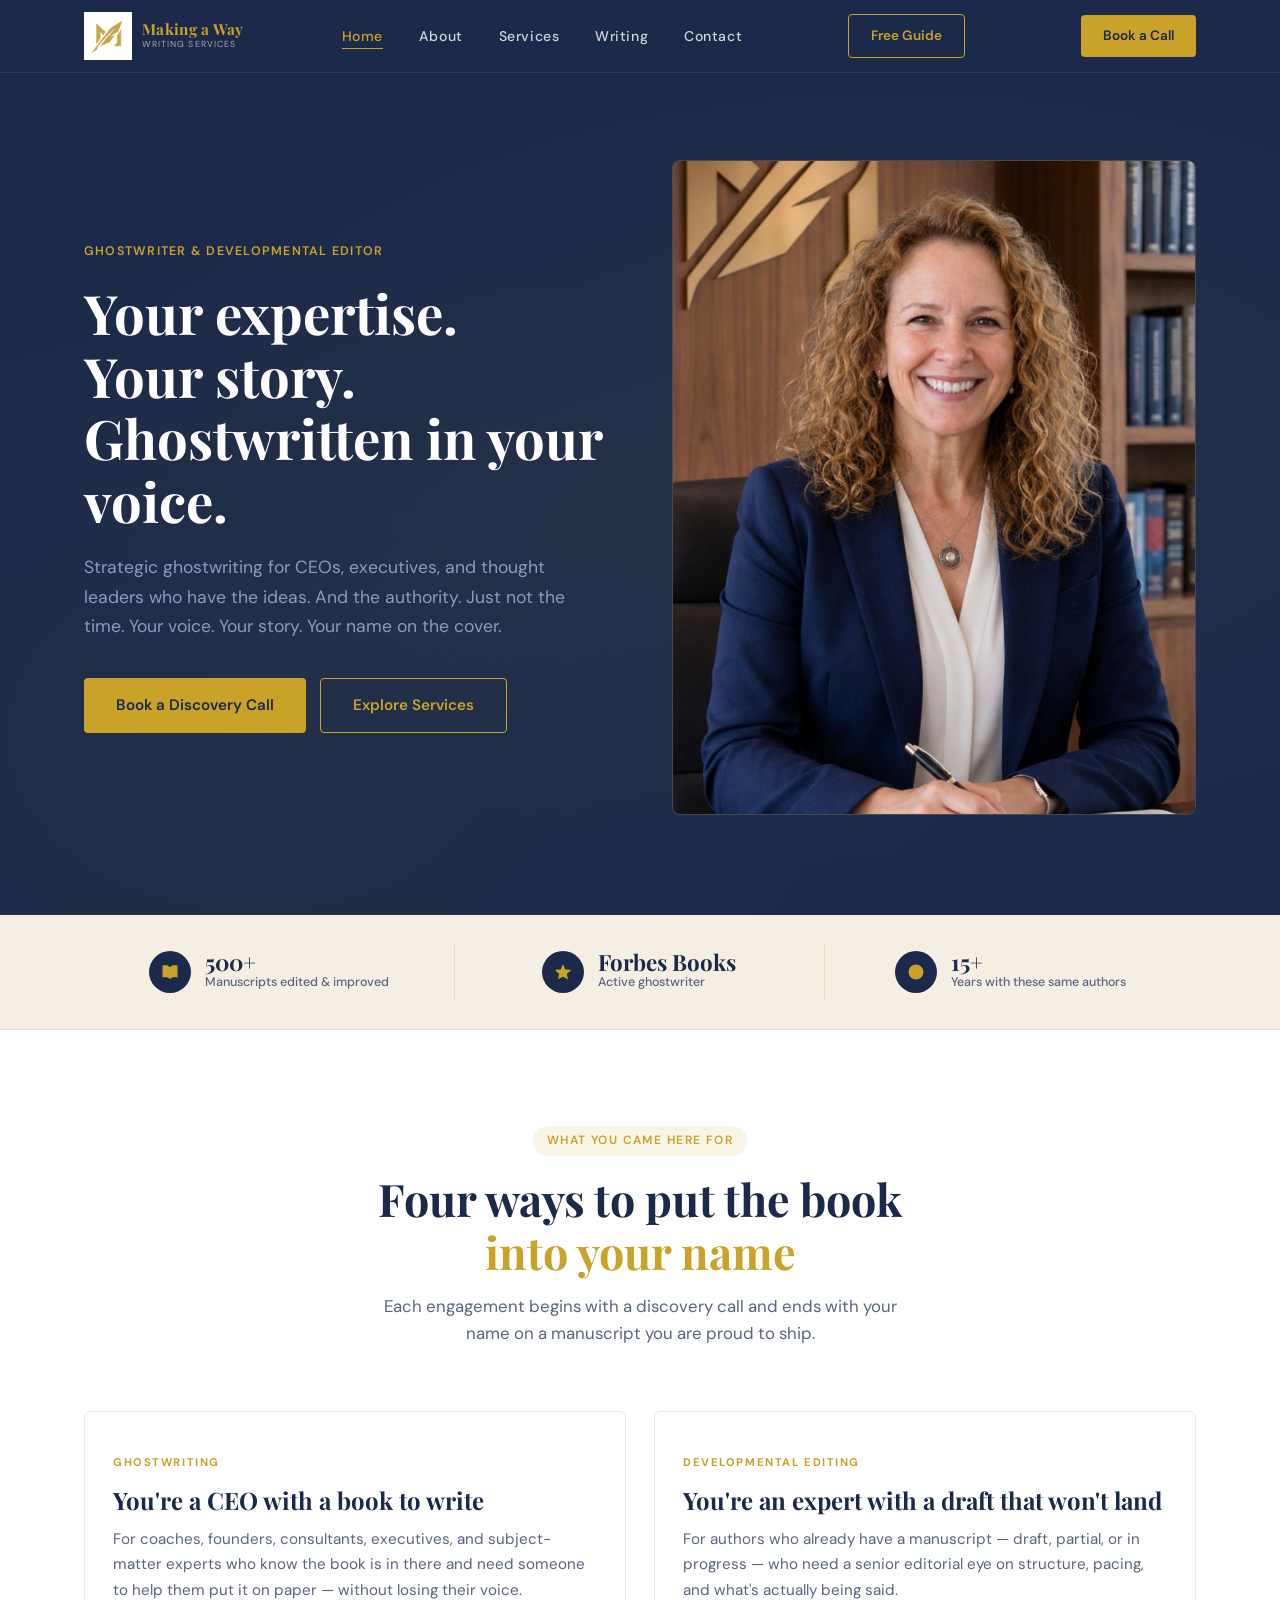
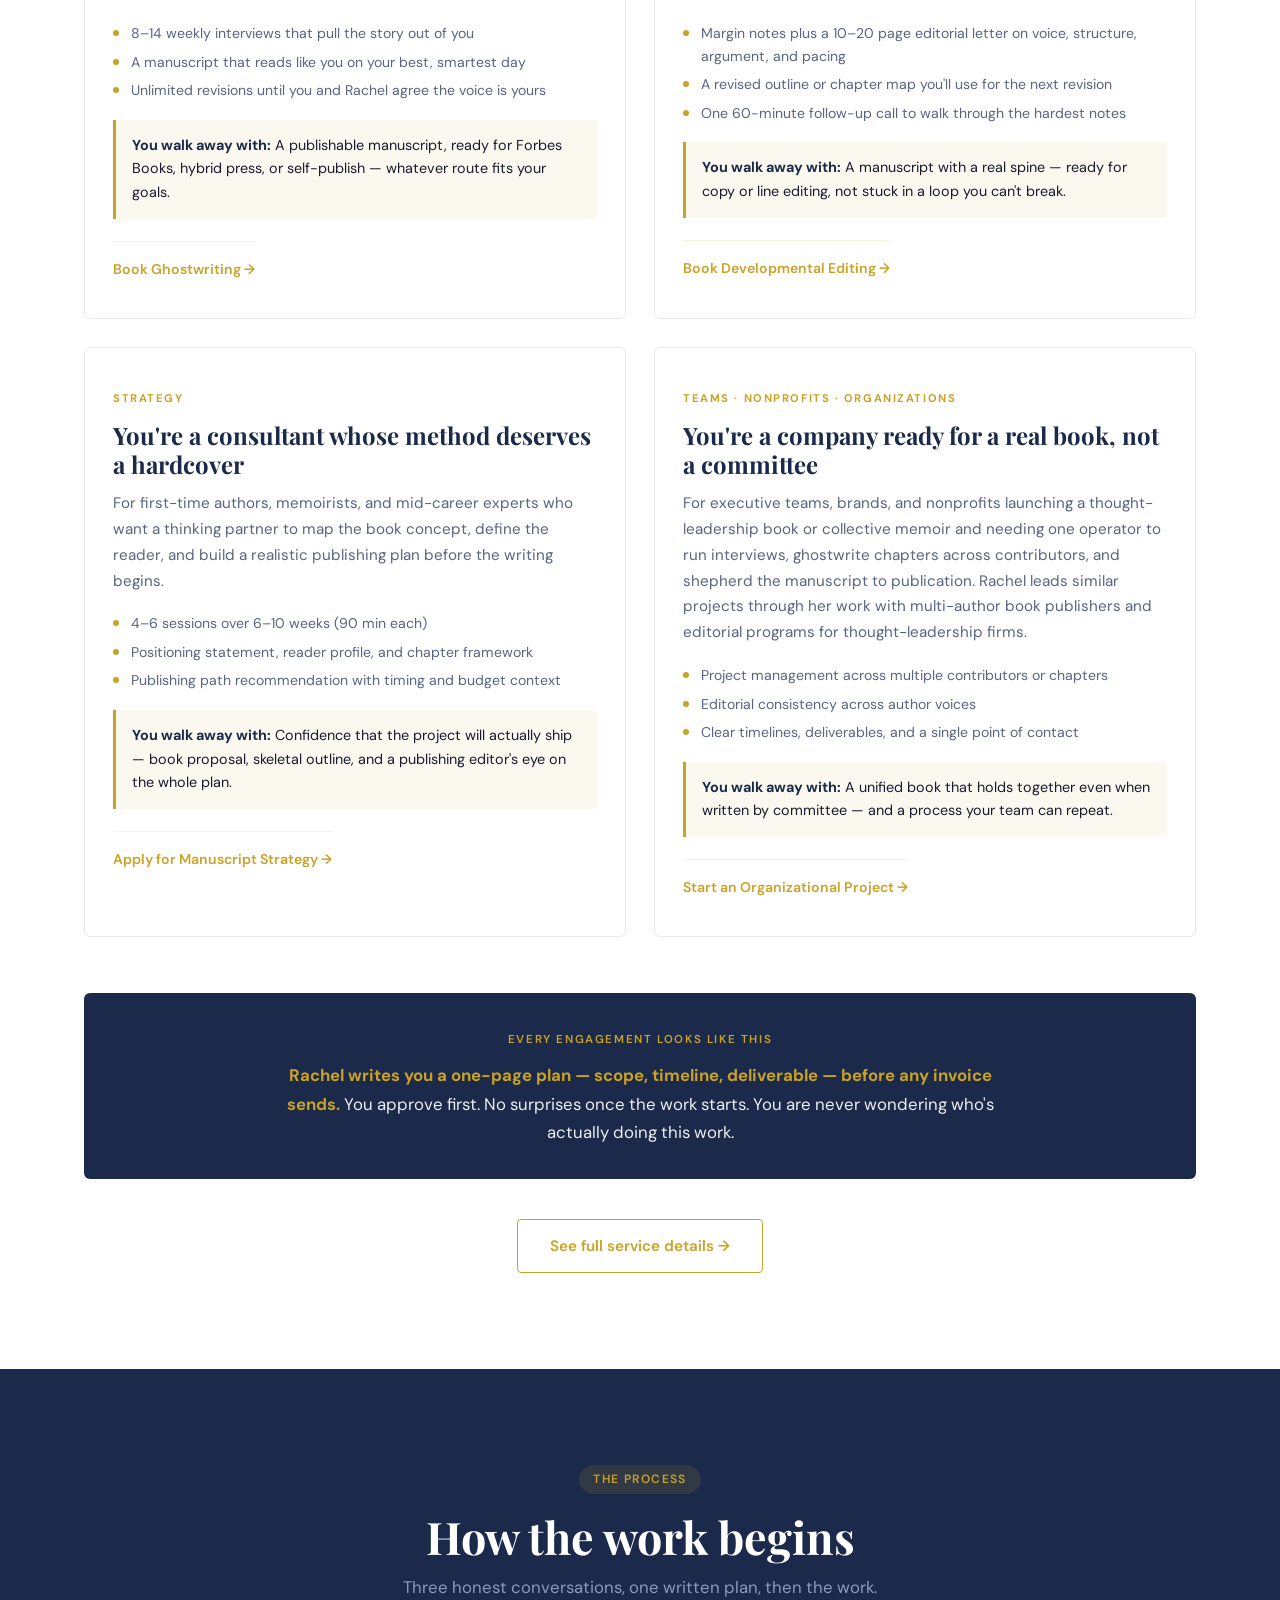
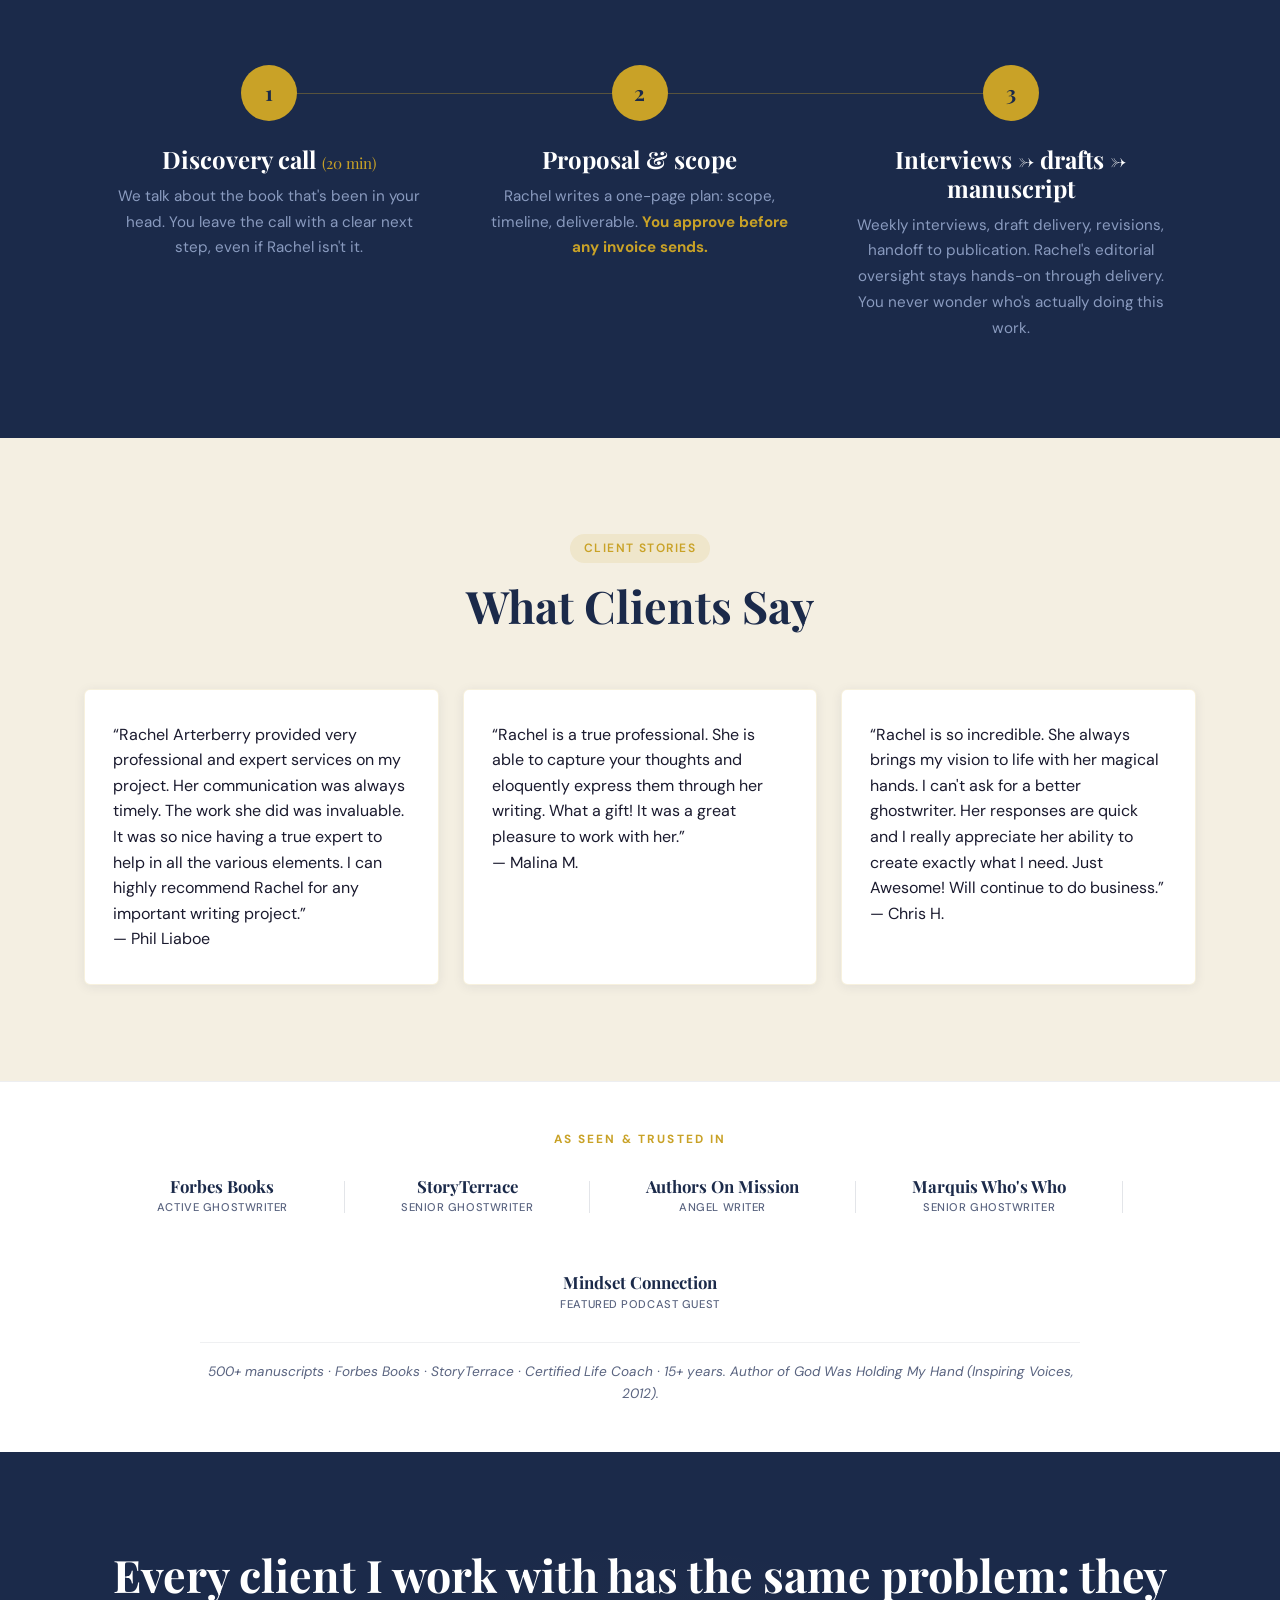
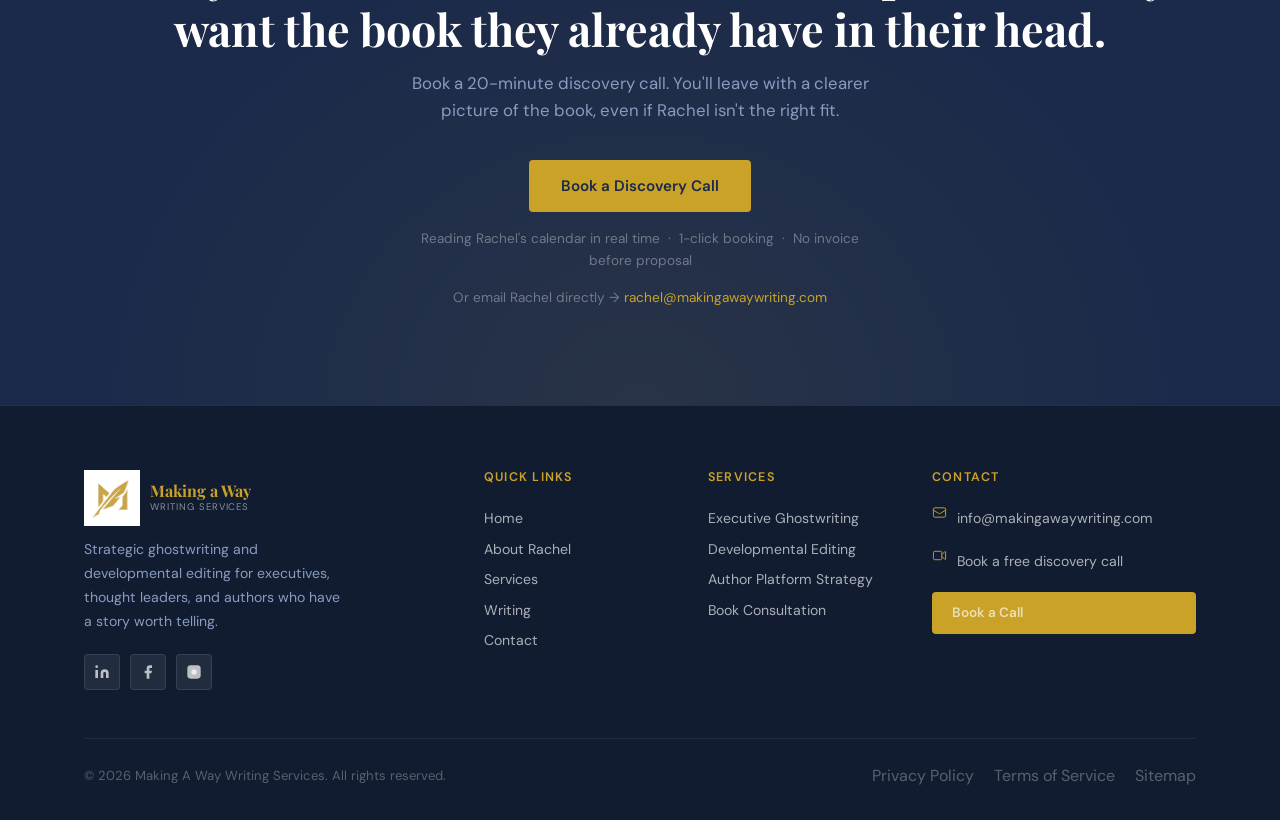
<file: index.html>
<!DOCTYPE html>
<html lang="en">
<head>
<meta name="google-site-verification" content="lKBkWwv0RKUv2Ba21BfvMEe7wW7uxZ_KBC9mcETBMvU" />
<!-- Google tag (gtag.js) -->
<script async src="https://www.googletagmanager.com/gtag/js?id=G-Y5SX6KW7BW"></script>
<script>
  window.dataLayer = window.dataLayer || [];
  function gtag(){dataLayer.push(arguments);}
  gtag('js', new Date());

  gtag('config', 'G-Y5SX6KW7BW');
</script>
<meta charset="UTF-8">
<meta name="viewport" content="width=device-width, initial-scale=1.0">
<title>Making A Way Writing Services | Rachel Arterberry | Ghostwriter & Editor</title>
<meta name="description" content="Strategic ghostwriting and developmental editing for CEOs, executives, and thought leaders. Rachel Arterberry helps busy leaders write books that open doors.">
<link rel="preconnect" href="https://fonts.googleapis.com">
  
<!-- Favicons -->
<link rel="apple-touch-icon" sizes="180x180" href="/apple-touch-icon.png">
<link rel="icon" type="image/png" sizes="32x32" href="/favicon-32x32.png">
<link rel="icon" type="image/png" sizes="16x16" href="/favicon-16x16.png">
<link rel="manifest" href="/site.webmanifest">
<link rel="shortcut icon" href="/favicon.ico">
  
 <link href="https://fonts.googleapis.com/css2?family=Playfair+Display:ital,wght@0,400;0,600;0,700;1,400;1,600&family=DM+Sans:wght@300;400;500;600&display=swap" rel="stylesheet">
<style>
:root {
  --navy: #1B2A4A;
  --navy-dark: #111c31;
  --navy-mid: #243459;
  --gold: #C9A227;
  --gold-light: #E8C55A;
  --gold-pale: #FDF6E3;
  --cream: #F4EFE2;
  --white: #FFFFFF;
  --text: #1a1a2e;
  --text-muted: #5a6480;
  --text-light: #8A9BBF;
  --border: rgba(201,162,39,0.2);
  --font-display: 'Playfair Display', Georgia, serif;
  --font-body: 'DM Sans', sans-serif;
  --transition: 0.3s cubic-bezier(0.4,0,0.2,1);
  --shadow-sm: 0 2px 12px rgba(27,42,74,0.08);
  --shadow-md: 0 8px 32px rgba(27,42,74,0.12);
  --shadow-lg: 0 20px 60px rgba(27,42,74,0.18);
}

*, *::before, *::after { box-sizing: border-box; margin: 0; padding: 0; }

html { scroll-behavior: smooth; }

body {
  font-family: var(--font-body);
  color: var(--text);
  background: var(--white);
  line-height: 1.6;
  overflow-x: hidden;
}

/* ── TYPOGRAPHY ─────────────────────────────── */
h1,h2,h3,h4 { font-family: var(--font-display); line-height: 1.2; }
h1 { font-size: clamp(2.2rem,5vw,3.8rem); }
h2 { font-size: clamp(1.8rem,3.5vw,2.8rem); }
h3 { font-size: clamp(1.2rem,2vw,1.5rem); }
p { font-size: 1.05rem; color: var(--text-muted); }

/* ── UTILITIES ──────────────────────────────── */
.container { max-width: 1160px; margin: 0 auto; padding: 0 24px; }
.section { padding: 96px 0; }
.section-sm { padding: 64px 0; }
.text-gold { color: var(--gold); }
.text-center { text-align: center; }
.btn {
  display: inline-flex; align-items: center; gap: 8px;
  padding: 14px 32px; border-radius: 4px; font-family: var(--font-body);
  font-size: 0.95rem; font-weight: 600; cursor: pointer;
  transition: var(--transition); text-decoration: none; border: none;
}
.btn-gold {
  background: var(--gold); color: var(--navy);
}
.btn-gold:hover { background: var(--gold-light); transform: translateY(-2px); box-shadow: var(--shadow-md); }
.btn-outline {
  background: transparent; color: var(--gold);
  border: 1.5px solid var(--gold);
}
.btn-outline:hover { background: var(--gold); color: var(--navy); }
.btn-white {
  background: var(--white); color: var(--navy);
}
.btn-white:hover { background: var(--cream); transform: translateY(-2px); }

.eyebrow {
  display: inline-block;
  font-family: var(--font-body);
  font-size: 0.75rem; font-weight: 600;
  letter-spacing: 0.12em; text-transform: uppercase;
  color: var(--gold); background: rgba(201,162,39,0.12);
  padding: 5px 14px; border-radius: 20px; margin-bottom: 16px;
}

/* ── FADE IN ANIMATIONS ─────────────────────── */
.fade-up {
  opacity: 0; transform: translateY(24px);
  transition: opacity 0.7s ease, transform 0.7s ease;
}
.fade-up.visible { opacity: 1; transform: translateY(0); }
.fade-up-delay-1 { transition-delay: 0.1s; }
.fade-up-delay-2 { transition-delay: 0.2s; }
.fade-up-delay-3 { transition-delay: 0.3s; }
.fade-up-delay-4 { transition-delay: 0.4s; }

/* ── NAVIGATION ─────────────────────────────── */
.nav {
  position: fixed; top: 0; left: 0; right: 0; z-index: 100;
  background: var(--navy);
  border-bottom: 1px solid rgba(201,162,39,0.15);
  transition: var(--transition);
}
.nav.scrolled {
  box-shadow: 0 4px 24px rgba(0,0,0,0.25);
}
.nav-inner {
  display: flex; align-items: center; justify-content: space-between;
  padding: 0 24px; max-width: 1160px; margin: 0 auto; height: 72px;
}
.nav-logo { text-decoration: none; }
.nav-logo-main {
  font-family: var(--font-display);
  font-size: 1.1rem; font-weight: 700; color: var(--gold);
  letter-spacing: 0.02em; line-height: 1.1;
}
.nav-logo-sub {
  font-size: 0.6rem; color: var(--text-light);
  letter-spacing: 0.14em; text-transform: uppercase; font-weight: 400;
}
.nav-links {
  display: flex; align-items: center; gap: 36px; list-style: none;
}
.nav-links a {
  font-size: 0.88rem; font-weight: 500; color: rgba(255,255,255,0.8);
  text-decoration: none; letter-spacing: 0.04em;
  transition: color var(--transition); position: relative;
}
.nav-links a::after {
  content: ''; position: absolute; bottom: -4px; left: 0; right: 0;
  height: 1.5px; background: var(--gold); transform: scaleX(0);
  transition: transform var(--transition); transform-origin: left;
}
.nav-links a:hover, .nav-links a.active { color: var(--gold); }
.nav-links a:hover::after, .nav-links a.active::after { transform: scaleX(1); }
.nav-cta { margin-left: 8px; padding: 10px 22px; font-size: 0.85rem; }
.hamburger {
  display: none; flex-direction: column; gap: 5px; cursor: pointer;
  background: none; border: none; padding: 4px;
}
.hamburger span {
  display: block; width: 24px; height: 2px;
  background: var(--white); transition: var(--transition);
}
.hamburger.open span:nth-child(1) { transform: rotate(45deg) translate(5px,5px); }
.hamburger.open span:nth-child(2) { opacity: 0; }
.hamburger.open span:nth-child(3) { transform: rotate(-45deg) translate(5px,-5px); }
.mobile-menu {
  display: none; position: fixed; inset: 72px 0 0 0;
  background: var(--navy-dark); z-index: 99; padding: 32px 24px;
  flex-direction: column; gap: 8px;
}
.mobile-menu.open { display: flex; }
.mobile-menu a {
  font-size: 1.1rem; font-weight: 500; color: rgba(255,255,255,0.85);
  text-decoration: none; padding: 12px 0;
  border-bottom: 1px solid rgba(255,255,255,0.08);
  transition: color var(--transition);
}
.mobile-menu a:hover { color: var(--gold); }
.mobile-menu .btn { margin-top: 16px; justify-content: center; }

/* ── PAGE SYSTEM ────────────────────────────── */
.page { display: none; }
.page.active { display: block; }

/* ══════════════════════════════════════════════
   HOME PAGE
══════════════════════════════════════════════ */

/* Hero */
.hero {
  background: var(--navy);
  padding: 160px 0 100px;
  position: relative; overflow: hidden;
}
.hero::before {
  content: '';
  position: absolute; inset: 0;
  background: radial-gradient(ellipse at 70% 50%, rgba(201,162,39,0.06) 0%, transparent 65%),
              radial-gradient(ellipse at 20% 80%, rgba(201,162,39,0.04) 0%, transparent 50%);
}
.hero-grid {
  display: grid; grid-template-columns: 1fr 1fr;
  gap: 64px; align-items: center; position: relative;
}
.hero-eyebrow { color: var(--gold); letter-spacing: 0.1em; font-size: 0.78rem; font-weight: 600; text-transform: uppercase; margin-bottom: 20px; }
.hero h1 { color: var(--white); margin-bottom: 20px; font-weight: 700; }
.hero h1 em { color: var(--gold); font-style: normal; }
.hero-sub { color: var(--text-light); font-size: 1.1rem; margin-bottom: 36px; line-height: 1.7; }
.hero-actions { display: flex; gap: 14px; flex-wrap: wrap; }
.hero-image {
  position: relative; border-radius: 8px; overflow: hidden;
}
.hero-image-frame {
  width: 100%; aspect-ratio: 4/5; background: var(--navy-mid);
  border-radius: 8px; overflow: hidden; position: relative;
  border: 1px solid rgba(201,162,39,0.2);
}
.hero-image-frame img {
  width: 100%; height: 100%; object-fit: cover; object-position: center top;
  display: block;
}
.hero-image-placeholder {
  width: 100%; height: 100%;
  background: linear-gradient(145deg, var(--navy-mid) 0%, var(--navy-dark) 100%);
  display: flex; flex-direction: column; align-items: center; justify-content: center;
  gap: 12px;
}
.hero-image-placeholder svg { opacity: 0.3; }
.hero-image-placeholder span { color: rgba(255,255,255,0.3); font-size: 0.8rem; letter-spacing: 0.06em; }
.hero-badge {
  position: absolute; bottom: 24px; left: -20px;
  background: var(--gold); color: var(--navy);
  padding: 12px 20px; border-radius: 4px;
  box-shadow: var(--shadow-md);
}
.hero-badge-num { font-family: var(--font-display); font-size: 1.6rem; font-weight: 700; line-height: 1; }
.hero-badge-label { font-size: 0.7rem; font-weight: 600; letter-spacing: 0.08em; text-transform: uppercase; }

/* Stats strip */
.stats-strip { background: var(--cream); padding: 28px 0; border-bottom: 1px solid rgba(201,162,39,0.15); }
.stats-grid { display: grid; grid-template-columns: repeat(3,1fr); gap: 0; }
.stat-item {
  text-align: center; padding: 8px 24px;
  border-right: 1px solid rgba(201,162,39,0.2);
  display: flex; align-items: center; justify-content: center; gap: 14px;
}
.stat-item:last-child { border-right: none; }
.stat-icon {
  width: 42px; height: 42px; border-radius: 50%;
  background: var(--navy); display: flex; align-items: center; justify-content: center;
  flex-shrink: 0;
}
.stat-icon svg { width: 20px; height: 20px; fill: var(--gold); }
.stat-text { text-align: left; }
.stat-num { font-family: var(--font-display); font-size: 1.4rem; font-weight: 700; color: var(--navy); line-height: 1; }
.stat-lbl { font-size: 0.78rem; color: var(--text-muted); font-weight: 500; }

/* Services overview */
.services-section { background: var(--white); }
.services-intro { text-align: center; max-width: 560px; margin: 0 auto 64px; }
.services-intro h2 { color: var(--navy); margin-bottom: 14px; }
.services-grid { display: grid; grid-template-columns: repeat(3,1fr); gap: 24px; }
.service-card {
  padding: 36px 28px; border-radius: 6px;
  border: 1px solid rgba(27,42,74,0.1);
  transition: var(--transition); position: relative;
  overflow: hidden;
}
.service-card::before {
  content: ''; position: absolute; top: 0; left: 0; right: 0;
  height: 3px; background: var(--gold);
  transform: scaleX(0); transform-origin: left;
  transition: transform var(--transition);
}
.service-card:hover { transform: translateY(-6px); box-shadow: var(--shadow-md); border-color: rgba(201,162,39,0.3); }
.service-card:hover::before { transform: scaleX(1); }
.service-icon {
  width: 52px; height: 52px; border-radius: 8px;
  background: var(--cream); display: flex; align-items: center; justify-content: center;
  margin-bottom: 20px;
}
.service-icon svg { width: 26px; height: 26px; stroke: var(--navy); fill: none; stroke-width: 1.5; }
.service-card h3 { color: var(--navy); margin-bottom: 12px; }
.service-card p { font-size: 0.95rem; line-height: 1.7; }
.service-bullets { list-style: none; margin-top: 18px; display: flex; flex-direction: column; gap: 6px; }
.service-bullets li {
  font-size: 0.88rem; color: var(--text-muted); padding-left: 18px; position: relative;
}
.service-bullets li::before {
  content: ''; position: absolute; left: 0; top: 8px;
  width: 6px; height: 6px; border-radius: 50%; background: var(--gold);
}

/* ── SERVICES: 4-PANEL + GUARANTEE ── */
.services-grid-four { grid-template-columns: repeat(2,1fr); gap: 28px; }
.service-eyebrow {
  display: inline-block;
  font-size: 0.7rem; font-weight: 700;
  letter-spacing: 0.14em; text-transform: uppercase;
  color: var(--gold); margin-bottom: 10px;
  padding: 4px 0;
}
.service-card .service-card-link {
  display: inline-flex; align-items: center; gap: 8px;
  margin-top: 22px; font-size: 0.88rem; font-weight: 600;
  color: var(--gold); text-decoration: none;
  transition: gap var(--transition);
  border-top: 1px solid rgba(201,162,39,0.15);
  padding-top: 16px;
}
.service-card .service-card-link:hover { gap: 14px; }
.service-walkaway {
  margin-top: 18px;
  padding: 14px 16px;
  background: rgba(201,162,39,0.07);
  border-left: 3px solid var(--gold);
  border-radius: 0 4px 4px 0;
  font-size: 0.9rem;
  color: var(--text);
  line-height: 1.65;
}
.service-walkaway strong { color: var(--navy); }
.guarantee-strip {
  margin-top: 56px;
  padding: 32px 36px;
  background: var(--navy);
  border-radius: 6px;
  text-align: center;
}
.guarantee-eyebrow {
  display: inline-block;
  font-size: 0.72rem; font-weight: 600;
  letter-spacing: 0.14em; text-transform: uppercase;
  color: var(--gold); margin-bottom: 12px;
}
.guarantee-line {
  color: rgba(255,255,255,0.92);
  font-size: 1.05rem;
  line-height: 1.7;
  max-width: 720px;
  margin: 0 auto;
}
.guarantee-line strong { color: var(--gold); }

/* ── TRUST SECTION: text-only ribbon ── */
.trust-eyebrow {
  text-align: center;
  display: block;
  font-size: 0.74rem; font-weight: 700;
  letter-spacing: 0.18em; text-transform: uppercase;
  color: var(--gold); margin-bottom: 28px;
}
.trust-inner-text {
  display: flex; align-items: center; justify-content: center;
  gap: 28px; flex-wrap: wrap;
  max-width: 1100px; margin: 0 auto 28px;
}
.trust-item-text {
  display: flex; flex-direction: column; align-items: center; gap: 4px;
  text-align: center; min-width: 130px;
}
.trust-name {
  font-family: var(--font-display);
  font-size: 1.05rem; font-weight: 700;
  color: var(--navy); line-height: 1.1;
}
.trust-detail {
  font-size: 0.7rem; color: var(--text-muted);
  letter-spacing: 0.05em; text-transform: uppercase;
  font-weight: 500;
}
.trust-quietline {
  text-align: center;
  font-size: 0.85rem;
  color: var(--text-muted);
  font-style: italic;
  padding-top: 18px;
  border-top: 1px solid rgba(27,42,74,0.07);
  max-width: 880px; margin: 0 auto;
}

/* ── HERO H1 — allow longer outline copy to flow nicely ── */
.hero h1 { font-size: clamp(1.9rem, 4.4vw, 3.4rem); line-height: 1.15; }

/* ── RESPONSIVE: 4-panel grid falls to single column on mobile ── */
@media (max-width: 768px) {
  .services-grid-four { grid-template-columns: 1fr; }
}

/* How It Works */
.hiw-section { background: var(--navy); }
.hiw-section .section-header { text-align: center; margin-bottom: 64px; }
.hiw-section .section-header h2 { color: var(--white); margin-bottom: 10px; }
.hiw-section .section-header p { color: var(--text-light); }
.hiw-grid {
  display: grid; grid-template-columns: repeat(3,1fr);
  gap: 0; position: relative;
}
.hiw-grid::before {
  content: ''; position: absolute;
  top: 28px; left: calc(16.66% + 20px); right: calc(16.66% + 20px);
  height: 1px; background: rgba(201,162,39,0.35);
}
.hiw-step { text-align: center; padding: 0 24px; }
.hiw-num {
  width: 56px; height: 56px; border-radius: 50%;
  background: var(--gold); color: var(--navy);
  font-family: var(--font-display); font-size: 1.3rem; font-weight: 700;
  display: flex; align-items: center; justify-content: center;
  margin: 0 auto 24px; position: relative; z-index: 1;
}
.hiw-step h3 { color: var(--white); margin-bottom: 10px; }
.hiw-step p { color: var(--text-light); font-size: 0.95rem; line-height: 1.7; }

/* Testimonials */
.testimonials-section { background: var(--cream); }
.testimonials-intro { text-align: center; max-width: 500px; margin: 0 auto 56px; }
.testimonials-intro h2 { color: var(--navy); margin-bottom: 10px; }
.testimonials-grid { display: grid; grid-template-columns: repeat(3,1fr); gap: 24px; }
.nav-logo img, footer img[alt="Making A Way Writing Services logo"] { object-fit: contain !important; }
.testimonial-card {
  background: var(--white); border-radius: 6px; padding: 32px 28px;
  border: 1px solid rgba(201,162,39,0.15);
  box-shadow: var(--shadow-sm); position: relative;
}
.quote-mark {
  font-family: var(--font-display); font-size: 4rem; color: var(--gold);
  line-height: 1; margin-bottom: 12px; opacity: 0.6;
}
.testimonial-card blockquote {
  font-size: 0.96rem; color: var(--text-muted); line-height: 1.75;
  font-style: italic; margin-bottom: 24px;
  border: none; padding: 0;
}
.testimonial-author { display: flex; flex-direction: column; gap: 2px; }
.testimonial-name { font-weight: 600; font-size: 0.92rem; color: var(--navy); }
.testimonial-role { font-size: 0.82rem; color: var(--text-muted); }

/* Trust badges */
.trust-section { background: var(--white); padding: 48px 0; border-top: 1px solid rgba(27,42,74,0.08); }
.trust-inner { display: flex; align-items: center; justify-content: center; gap: 56px; flex-wrap: wrap; }
.trust-item { display: flex; align-items: center; gap: 12px; }
.trust-item-logo {
  font-family: var(--font-display); font-size: 1.2rem; font-weight: 700; color: var(--navy);
}
.trust-item-logo span { font-weight: 400; font-size: 0.7rem; display: block; color: var(--text-muted); letter-spacing: 0.08em; text-transform: uppercase; }
.trust-divider { width: 1px; height: 32px; background: rgba(27,42,74,0.12); }
.trust-badge {
  display: flex; align-items: center; gap: 10px;
  padding: 10px 20px; border-radius: 4px;
  border: 1px solid rgba(27,42,74,0.12); 
}
.trust-badge-icon {
  width: 32px; height: 32px; border-radius: 4px;
  background: var(--navy); display: flex; align-items: center; justify-content: center;
}
.trust-badge-icon svg { width: 18px; height: 18px; fill: var(--gold); }
.trust-badge-text { font-size: 0.82rem; font-weight: 600; color: var(--navy); }

/* Final CTA */
.final-cta {
  background: var(--navy); text-align: center; padding: 96px 0;
  position: relative; overflow: hidden;
}
.final-cta::before {
  content: '';
  position: absolute; inset: 0;
  background: radial-gradient(ellipse at 50% 100%, rgba(201,162,39,0.08) 0%, transparent 60%);
}
.final-cta .container { position: relative; }
.final-cta h2 { color: var(--white); margin-bottom: 14px; }
.final-cta p { color: var(--text-light); font-size: 1.05rem; margin-bottom: 36px; max-width: 480px; margin-left: auto; margin-right: auto; }
.final-cta-sub { font-size: 0.85rem !important; color: rgba(255,255,255,0.35) !important; margin-top: 16px !important; margin-bottom: 0 !important; }

/* ══════════════════════════════════════════════
   ABOUT PAGE
══════════════════════════════════════════════ */
.about-hero {
  background: var(--navy); padding: 140px 0 80px;
  position: relative; overflow: hidden;
}
.about-hero::before {
  content: ''; position: absolute; inset: 0;
  background: radial-gradient(ellipse at 30% 60%, rgba(201,162,39,0.05) 0%, transparent 55%);
}
.about-hero-grid { display: grid; grid-template-columns: 1fr 1.2fr; gap: 80px; align-items: center; position: relative; }
.about-photo-wrap { position: relative; }
.about-photo-frame {
  width: 100%; aspect-ratio: 3/4; border-radius: 6px; overflow: hidden;
  border: 1px solid rgba(201,162,39,0.25);
  background: var(--navy-mid);
}
.about-photo-frame img { width: 100%; height: 100%; object-fit: cover; object-position: center top; }
.about-photo-placeholder {
  width: 100%; height: 100%;
  display: flex; flex-direction: column; align-items: center; justify-content: center; gap: 12px;
  background: linear-gradient(145deg, var(--navy-mid), var(--navy-dark));
}
.about-photo-placeholder svg { opacity: 0.25; }
.about-photo-placeholder span { color: rgba(255,255,255,0.25); font-size: 0.78rem; letter-spacing: 0.06em; }
.about-photo-badge {
  position: absolute; bottom: -16px; right: -16px;
  background: var(--gold); padding: 16px 20px; border-radius: 4px;
  box-shadow: var(--shadow-md);
}
.about-photo-badge-num { font-family: var(--font-display); font-size: 1.8rem; font-weight: 700; color: var(--navy); line-height: 1; }
.about-photo-badge-text { font-size: 0.7rem; font-weight: 600; color: var(--navy-mid); text-transform: uppercase; letter-spacing: 0.08em; }
.about-hero-text .eyebrow { display: block; margin-bottom: 14px; }
.about-hero-text h1 { color: var(--white); margin-bottom: 8px; }
.about-hero-subtitle { font-family: var(--font-display); font-size: 1.1rem; color: var(--gold); font-style: italic; margin-bottom: 24px; }
.about-hero-text p { color: var(--text-light); line-height: 1.8; margin-bottom: 16px; font-size: 1.05rem; }
.about-creds { display: flex; gap: 12px; flex-wrap: wrap; margin-top: 28px; }
.about-cred {
  display: flex; align-items: center; gap: 8px;
  padding: 8px 14px; border-radius: 4px;
  background: rgba(255,255,255,0.06); border: 1px solid rgba(201,162,39,0.2);
}
.about-cred-text { font-size: 0.82rem; color: rgba(255,255,255,0.8); font-weight: 500; }
.about-cred-num { font-family: var(--font-display); font-size: 1rem; font-weight: 700; color: var(--gold); }

.about-story { background: var(--white); }
.about-story-grid { display: grid; grid-template-columns: 1fr 1fr; gap: 80px; align-items: start; }
.about-story-text h2 { color: var(--navy); margin-bottom: 24px; }
.about-story-text p { color: var(--text-muted); line-height: 1.85; margin-bottom: 18px; font-size: 1.02rem; }
.about-pull-quote {
  background: var(--cream); border-left: 4px solid var(--gold);
  padding: 24px 28px; border-radius: 0 6px 6px 0; margin: 32px 0;
  font-family: var(--font-display); font-size: 1.15rem; font-style: italic;
  color: var(--navy); line-height: 1.6;
}
.about-values { display: grid; grid-template-columns: 1fr 1fr; gap: 16px; margin-top: 32px; }
.about-value {
  padding: 20px; border-radius: 4px;
  border: 1px solid rgba(27,42,74,0.1); background: var(--white);
}
.about-value-label { font-size: 0.78rem; font-weight: 700; letter-spacing: 0.08em; text-transform: uppercase; color: var(--gold); margin-bottom: 6px; }
.about-value-text { font-size: 0.9rem; color: var(--text-muted); line-height: 1.6; }

.about-clients { background: var(--cream); }
.about-clients h2 { color: var(--navy); text-align: center; margin-bottom: 12px; }
.about-clients-sub { text-align: center; max-width: 500px; margin: 0 auto 52px; color: var(--text-muted); }
.clients-grid { display: grid; grid-template-columns: repeat(3,1fr); gap: 20px; }
.client-type {
  background: var(--white); border-radius: 6px; padding: 28px 24px;
  border: 1px solid rgba(201,162,39,0.15); text-align: center;
  transition: var(--transition);
}
.client-type:hover { transform: translateY(-4px); box-shadow: var(--shadow-sm); }
.client-type-icon {
  width: 48px; height: 48px; border-radius: 50%;
  background: var(--navy); display: flex; align-items: center; justify-content: center;
  margin: 0 auto 16px;
}
.client-type-icon svg { width: 22px; height: 22px; stroke: var(--gold); fill: none; stroke-width: 1.5; }
.client-type h3 { color: var(--navy); font-size: 1rem; margin-bottom: 8px; }
.client-type p { font-size: 0.88rem; color: var(--text-muted); line-height: 1.6; }

/* ══════════════════════════════════════════════
   SERVICES PAGE
══════════════════════════════════════════════ */
.services-page-hero {
  background: var(--navy); padding: 140px 0 80px; text-align: center;
}
.services-page-hero h1 { color: var(--white); margin-bottom: 14px; }
.services-page-hero p { color: var(--text-light); font-size: 1.1rem; max-width: 520px; margin: 0 auto; }

.services-detail { background: var(--white); }
.services-detail-grid { display: grid; grid-template-columns: repeat(3,1fr); gap: 28px; }
.service-detail-card {
  border-radius: 8px; overflow: hidden;
  border: 1px solid rgba(27,42,74,0.1);
  transition: var(--transition);
}
.service-detail-card:hover { box-shadow: var(--shadow-md); transform: translateY(-4px); }
.service-detail-top {
  background: var(--navy); padding: 32px 28px;
  border-bottom: 3px solid var(--gold);
  min-height: 240px;
  display: flex; flex-direction: column; justify-content: flex-start;
}
.service-detail-icon {
  width: 52px; height: 52px; border-radius: 8px;
  background: rgba(201,162,39,0.15); display: flex; align-items: center; justify-content: center;
  margin-bottom: 18px;
}
.service-detail-icon svg { width: 26px; height: 26px; stroke: var(--gold); fill: none; stroke-width: 1.5; }
.service-detail-top h3 { color: var(--white); margin-bottom: 8px; }
.service-detail-top p { color: var(--text-light); font-size: 0.93rem; line-height: 1.65; }
.service-detail-bottom { padding: 28px; background: var(--white); }
.service-detail-includes { font-size: 0.72rem; font-weight: 700; letter-spacing: 0.1em; text-transform: uppercase; color: var(--gold); margin-bottom: 14px; }
.service-detail-bullets { list-style: none; display: flex; flex-direction: column; gap: 10px; }
.service-detail-bullets li {
  font-size: 0.9rem; color: var(--text-muted); padding-left: 20px; position: relative; line-height: 1.5;
}
.service-detail-bullets li::before {
  content: ''; position: absolute; left: 0; top: 7px;
  width: 7px; height: 7px; border-radius: 50%; background: var(--gold);
}

.process-section { background: var(--cream); }
.process-header { text-align: center; margin-bottom: 64px; }
.process-header h2 { color: var(--navy); margin-bottom: 10px; }
.process-steps { display: grid; grid-template-columns: repeat(4,1fr); gap: 0; position: relative; }
.process-steps::before {
  content: ''; position: absolute;
  top: 28px; left: calc(12.5% + 10px); right: calc(12.5% + 10px);
  height: 1px; background: rgba(201,162,39,0.4);
}
.process-step { text-align: center; padding: 0 16px; }
.process-num {
  width: 56px; height: 56px; border-radius: 50%;
  background: var(--navy); color: var(--gold);
  font-family: var(--font-display); font-size: 1.3rem; font-weight: 700;
  display: flex; align-items: center; justify-content: center;
  margin: 0 auto 20px; position: relative; z-index: 1;
  border: 2px solid var(--gold);
}
.process-step h3 { color: var(--navy); font-size: 1rem; margin-bottom: 8px; }
.process-step p { font-size: 0.88rem; color: var(--text-muted); line-height: 1.6; }

/* ══════════════════════════════════════════════
   WRITING PAGE (Portfolio replacement)
══════════════════════════════════════════════ */
.writing-hero {
  background: var(--navy); padding: 140px 0 72px; text-align: center;
}
.writing-hero h1 { color: var(--white); margin-bottom: 14px; }
.writing-hero-intro {
  max-width: 620px; margin: 0 auto;
  color: var(--text-light); font-size: 1.05rem; line-height: 1.8;
}
.writing-hero-intro em { color: var(--gold); font-style: italic; }

.writing-section { background: var(--white); }
.writing-filters {
  display: flex; gap: 10px; flex-wrap: wrap; margin-bottom: 48px; justify-content: center;
}
.filter-btn {
  padding: 8px 20px; border-radius: 20px; font-size: 0.85rem; font-weight: 500;
  border: 1.5px solid rgba(27,42,74,0.15); color: var(--text-muted);
  cursor: pointer; background: transparent; transition: var(--transition);
  font-family: var(--font-body);
}
.filter-btn:hover { border-color: var(--gold); color: var(--navy); }
.filter-btn.active { background: var(--navy); color: var(--gold); border-color: var(--navy); }

.writing-featured {
  display: grid; grid-template-columns: 1.5fr 1fr;
  gap: 0; border-radius: 8px; overflow: hidden;
  border: 1px solid rgba(201,162,39,0.2); margin-bottom: 48px;
  box-shadow: var(--shadow-sm);
}
.writing-featured-text {
  padding: 40px 40px; background: var(--white);
}
.writing-featured-badge {
  display: inline-flex; align-items: center; gap: 8px;
  background: rgba(201,162,39,0.1); padding: 4px 12px; border-radius: 20px;
  font-size: 0.75rem; font-weight: 600; letter-spacing: 0.06em;
  color: var(--gold); margin-bottom: 16px;
}
.writing-featured h3 { color: var(--navy); font-size: 1.5rem; margin-bottom: 12px; line-height: 1.3; }
.writing-featured p { color: var(--text-muted); font-size: 0.97rem; line-height: 1.7; margin-bottom: 24px; }
.writing-featured-img {
  background: var(--navy); display: flex; align-items: center; justify-content: center;
  flex-direction: column; gap: 12px;
}
.writing-featured-img svg { width: 64px; height: 64px; stroke: rgba(201,162,39,0.4); fill: none; stroke-width: 1; }
.writing-featured-img span { color: rgba(255,255,255,0.2); font-size: 0.78rem; letter-spacing: 0.08em; }

.articles-grid { display: grid; grid-template-columns: repeat(2,1fr); gap: 24px; }
.article-card {
  border-radius: 6px; overflow: hidden;
  border: 1px solid rgba(27,42,74,0.1);
  transition: var(--transition); display: flex; flex-direction: column;
}
.article-card:hover { box-shadow: var(--shadow-md); transform: translateY(-4px); border-color: rgba(201,162,39,0.25); }
.article-card-img {
  height: 160px; background: var(--navy);
  display: flex; align-items: center; justify-content: center;
}
.article-card-img svg { width: 40px; height: 40px; stroke: rgba(201,162,39,0.35); fill: none; stroke-width: 1; }
.article-card-body { padding: 24px; flex: 1; display: flex; flex-direction: column; }
.article-meta {
  display: flex; align-items: center; gap: 8px; margin-bottom: 10px; flex-wrap: wrap;
}
.source-pill {
  font-size: 0.72rem; font-weight: 700; padding: 3px 9px; border-radius: 20px;
  letter-spacing: 0.05em;
}
.source-blog { background: rgba(29,158,117,0.1); color: #0F6E56; }
.source-li { background: rgba(24,95,165,0.1); color: #185FA5; }
.cat-pill {
  font-size: 0.72rem; font-weight: 600; padding: 3px 9px; border-radius: 20px;
}
.cat-wc { background: rgba(201,162,39,0.1); color: #633806; }
.cat-tl { background: rgba(83,74,183,0.1); color: #3C3489; }
.cat-pub { background: rgba(27,42,74,0.08); color: #1B2A4A; }
.read-time { font-size: 0.78rem; color: var(--text-muted); margin-left: auto; }
.article-card h3 { color: var(--navy); font-size: 1.05rem; margin-bottom: 8px; line-height: 1.4; font-family: var(--font-display); }
.article-card p { font-size: 0.88rem; color: var(--text-muted); line-height: 1.65; flex: 1; }
.article-card-link {
  display: inline-flex; align-items: center; gap: 6px;
  margin-top: 16px; font-size: 0.85rem; font-weight: 600;
  color: var(--gold); text-decoration: none; transition: gap var(--transition);
}
.article-card-link:hover { gap: 10px; }

/* ══════════════════════════════════════════════
   CONTACT PAGE
══════════════════════════════════════════════ */
.contact-hero {
  background: var(--navy); padding: 140px 0 80px; text-align: center;
}
.contact-hero h1 { color: var(--white); margin-bottom: 8px; }
.contact-hero p { color: var(--gold); font-family: var(--font-display); font-style: italic; font-size: 1.15rem; }

.contact-section { background: var(--white); }
.contact-grid { display: grid; grid-template-columns: 1fr 1.4fr; gap: 56px; align-items: start; }

.contact-booking {
  background: var(--cream); border-radius: 8px; padding: 36px;
  border: 1px solid rgba(201,162,39,0.2);
}
.contact-booking-icon {
  width: 56px; height: 56px; border-radius: 50%;
  background: var(--navy); display: flex; align-items: center; justify-content: center;
  margin-bottom: 20px;
}
.contact-booking-icon svg { width: 26px; height: 26px; stroke: var(--gold); fill: none; stroke-width: 1.5; }
.contact-booking h3 { color: var(--navy); margin-bottom: 10px; }
.contact-booking p { font-size: 0.95rem; color: var(--text-muted); margin-bottom: 24px; line-height: 1.65; }
.calendly-placeholder {
  border: 2px dashed rgba(201,162,39,0.3); border-radius: 6px; padding: 32px 20px;
  text-align: center; margin-top: 24px;
  background: rgba(201,162,39,0.03);
}
.calendly-placeholder p { font-size: 0.85rem; color: var(--text-muted); }

.contact-form-wrap h3 { color: var(--navy); margin-bottom: 24px; }
.contact-form { display: flex; flex-direction: column; gap: 16px; }
.form-row { display: grid; grid-template-columns: 1fr 1fr; gap: 14px; }
.form-group { display: flex; flex-direction: column; gap: 6px; }
.form-group label { font-size: 0.82rem; font-weight: 600; color: var(--navy); letter-spacing: 0.03em; }
.form-group input, .form-group select, .form-group textarea {
  padding: 12px 16px; border-radius: 4px; border: 1.5px solid rgba(27,42,74,0.15);
  font-family: var(--font-body); font-size: 0.95rem; color: var(--text);
  background: var(--white); transition: border-color var(--transition);
  outline: none;
}
.form-group input:focus, .form-group select:focus, .form-group textarea:focus {
  border-color: var(--gold); box-shadow: 0 0 0 3px rgba(201,162,39,0.1);
}
.form-group textarea { resize: vertical; min-height: 110px; }
.form-submit {
  width: 100%; padding: 15px; font-size: 1rem; font-weight: 600;
  background: var(--gold); color: var(--navy); border: none; border-radius: 4px;
  cursor: pointer; transition: var(--transition); font-family: var(--font-body);
}
.form-submit:hover { background: var(--gold-light); transform: translateY(-2px); box-shadow: var(--shadow-md); }

.faq-section { background: var(--cream); }
.faq-header { text-align: center; margin-bottom: 48px; }
.faq-header h2 { color: var(--navy); margin-bottom: 10px; }
.faq-grid { display: grid; grid-template-columns: 1fr 1fr; gap: 16px; max-width: 900px; margin: 0 auto; }
.faq-item {
  background: var(--white); border-radius: 6px; padding: 24px 26px;
  border: 1px solid rgba(201,162,39,0.12);
  transition: var(--transition);
}
.faq-item:hover { box-shadow: var(--shadow-sm); }
.faq-q { font-weight: 600; color: var(--navy); margin-bottom: 10px; font-size: 0.97rem; line-height: 1.4; }
.faq-a { font-size: 0.92rem; color: var(--text-muted); line-height: 1.7; }

/* ══════════════════════════════════════════════
   FOOTER
══════════════════════════════════════════════ */
footer {
  background: var(--navy-dark); padding: 64px 0 32px;
  border-top: 1px solid rgba(201,162,39,0.15);
}
.footer-grid { display: grid; grid-template-columns: 2fr 1fr 1fr 1.5fr; gap: 48px; margin-bottom: 48px; }
.footer-brand-desc { color: var(--text-light); font-size: 0.88rem; line-height: 1.7; margin-top: 12px; max-width: 260px; }
.footer-social { display: flex; gap: 10px; margin-top: 20px; }
.footer-social a {
  width: 36px; height: 36px; border-radius: 4px;
  background: rgba(255,255,255,0.07); border: 1px solid rgba(255,255,255,0.1);
  display: flex; align-items: center; justify-content: center;
  transition: var(--transition); text-decoration: none;
}
.footer-social a:hover { background: var(--gold); border-color: var(--gold); }
.footer-social a svg { width: 16px; height: 16px; fill: rgba(255,255,255,0.7); }
.footer-social a:hover svg { fill: var(--navy); }
.footer-col h4 { color: var(--gold); font-size: 0.78rem; font-weight: 600; letter-spacing: 0.1em; text-transform: uppercase; font-family: var(--font-body); margin-bottom: 18px; }
.footer-col a {
  display: block; color: rgba(255,255,255,0.65); font-size: 0.88rem;
  text-decoration: none; padding: 4px 0; transition: color var(--transition);
}
.footer-col a:hover { color: var(--gold); }
.footer-contact-item { display: flex; align-items: flex-start; gap: 10px; margin-bottom: 12px; }
.footer-contact-item svg { width: 15px; height: 15px; stroke: var(--gold); fill: none; stroke-width: 1.5; flex-shrink: 0; margin-top: 2px; }
.footer-contact-item span { font-size: 0.88rem; color: rgba(255,255,255,0.65); line-height: 1.5; }
.footer-bottom {
  border-top: 1px solid rgba(255,255,255,0.07); padding-top: 24px;
  display: flex; justify-content: space-between; align-items: center; flex-wrap: wrap; gap: 12px;
}
.footer-bottom p { font-size: 0.82rem; color: rgba(255,255,255,0.3); }
.footer-bottom a { color: rgba(255,255,255,0.3); text-decoration: none; }
.footer-bottom a:hover { color: var(--gold); }

/* ══════════════════════════════════════════════
   RESPONSIVE
══════════════════════════════════════════════ */
@media (max-width: 1024px) {
  .hero-grid, .about-hero-grid { grid-template-columns: 1fr; }
  .hero-image { max-width: 400px; margin: 0 auto; }
  .about-photo-wrap { max-width: 360px; margin: 0 auto; }
  .services-grid, .testimonials-grid { grid-template-columns: repeat(2,1fr); }
  .hiw-grid::before { display: none; }
  .footer-grid { grid-template-columns: 1fr 1fr; }
}
@media (max-width: 768px) {
  .nav-links, .nav-cta { display: none; }
  .hamburger { display: flex; }
  .section { padding: 64px 0; }
  h1 { font-size: 2rem; }
  .hero { padding: 120px 0 72px; }
  .hero-actions { flex-direction: column; }
  .services-grid, .testimonials-grid, .clients-grid,
  .services-detail-grid, .process-steps { grid-template-columns: 1fr; }
  .process-steps::before { display: none; }
  .about-story-grid, .contact-grid, .writing-featured { grid-template-columns: 1fr; }
  .writing-featured-img { height: 180px; }
  .articles-grid { grid-template-columns: 1fr; }
  .faq-grid { grid-template-columns: 1fr; }
  .footer-grid { grid-template-columns: 1fr; gap: 32px; }
  .stats-grid { grid-template-columns: 1fr; }
  .stat-item { border-right: none; border-bottom: 1px solid rgba(201,162,39,0.2); }
  .stat-item:last-child { border-bottom: none; }
  .form-row { grid-template-columns: 1fr; }
  .about-values { grid-template-columns: 1fr; }
  .hiw-grid { grid-template-columns: 1fr; gap: 40px; }
  .trust-inner { gap: 24px; flex-direction: column; }
  .footer-bottom { flex-direction: column; text-align: center; }
}
</style>
</head>
<body>

<!-- NAVIGATION -->
<nav class="nav" id="mainNav">
  <div class="nav-inner">
        <a href="#" class="nav-logo" onclick="showPage('home')" style="display:flex;align-items:center;gap:10px;text-decoration:none;">
      <img src="images/icon-white-square.png" alt="Making A Way Writing Services logo" style="width:48px;height:48px;object-fit:contain;flex:0 0 48px;background:transparent;display:block;">
      <div>
        <div style="font-family:'Playfair Display',serif;font-size:0.95rem;font-weight:700;color:#C9A227;line-height:1.1;letter-spacing:0.02em;">Making a Way</div>
        <div style="font-size:0.55rem;color:rgba(255,255,255,0.6);letter-spacing:0.12em;text-transform:uppercase;">Writing Services</div>
      </div>
    </a>
    <ul class="nav-links">
      <li><a href="#" onclick="showPage('home')" class="nav-link" data-page="home">Home</a></li>
      <li><a href="#" onclick="showPage('about')" class="nav-link" data-page="about">About</a></li>
      <li><a href="#" onclick="showPage('services')" class="nav-link" data-page="services">Services</a></li>
      <li><a href="#" onclick="showPage('writing')" class="nav-link" data-page="writing">Writing</a></li>
      <li><a href="#" onclick="showPage('contact')" class="nav-link" data-page="contact">Contact</a></li>
    </ul>
    <a href="free-guide.html" class="btn btn-outline nav-cta" style="margin-right:10px">Free Guide</a>
    <a href="#" class="btn btn-gold nav-cta" onclick="showPage('contact')">Book a Call</a>
    <button class="hamburger" id="hamburger" onclick="toggleMenu()">
      <span></span><span></span><span></span>
    </button>
  </div>
</nav>

<!-- MOBILE MENU -->
<div class="mobile-menu" id="mobileMenu">
  <a href="#" onclick="showPage('home');toggleMenu()">Home</a>
  <a href="#" onclick="showPage('about');toggleMenu()">About</a>
  <a href="#" onclick="showPage('services');toggleMenu()">Services</a>
  <a href="#" onclick="showPage('writing');toggleMenu()">Writing</a>
  <a href="#" onclick="showPage('contact');toggleMenu()">Contact</a>
  <a href="#" class="btn btn-gold" onclick="showPage('contact');toggleMenu()">Book a Discovery Call</a>
</div>

<!-- ══════════════════════════════════════
     HOME PAGE
══════════════════════════════════════ -->
<div id="page-home" class="page active">

  <section class="hero">
    <div class="container">
      <div class="hero-grid">
        <div class="hero-text">
          <p class="hero-eyebrow">GHOSTWRITER &amp; DEVELOPMENTAL EDITOR</p>
          <h1>Your expertise.<br>Your story.<br>Ghostwritten in your voice.</h1>
          <p class="hero-sub">Strategic ghostwriting for CEOs, executives, and thought leaders who have the ideas. And the authority. Just not the time. Your voice. Your story. Your name on the cover.</p>
          <div class="hero-actions">
            <a href="#" class="btn btn-gold" onclick="showPage('contact')">Book a Discovery Call</a>
            <a href="#page-services" class="btn btn-outline" onclick="showPage('services');return false;">Explore Services</a>
          </div>
        </div>
        <div class="hero-image">
          <div class="hero-image-frame">
            <img src="images/Rachel-office-working.jpg" alt="Rachel Arterberry, ghostwriter and developmental editor">
          </div>

        </div>
      </div>
    </div>
  </section>

  <div class="stats-strip">
    <div class="container">
      <div class="stats-grid">
        <div class="stat-item fade-up">
          <div class="stat-icon"><svg viewBox="0 0 24 24"><path d="M12 6.042A8.967 8.967 0 006 3.75c-1.052 0-2.062.18-3 .512v14.25A8.987 8.987 0 016 18c2.305 0 4.408.867 6 2.292m0-14.25a8.966 8.966 0 016-2.292c1.052 0 2.062.18 3 .512v14.25A8.987 8.987 0 0018 18a8.967 8.967 0 00-6 2.292m0-14.25v14.25"/></svg></div>
          <div class="stat-text"><div class="stat-num">500+</div><div class="stat-lbl">Manuscripts edited &amp; improved</div></div>
        </div>
        <div class="stat-item fade-up fade-up-delay-1">
          <div class="stat-icon"><svg viewBox="0 0 24 24"><path d="M11.48 3.499a.562.562 0 011.04 0l2.125 5.111a.563.563 0 00.475.345l5.518.442c.499.04.701.663.321.988l-4.204 3.602a.563.563 0 00-.182.557l1.285 5.385a.562.562 0 01-.84.61l-4.725-2.885a.563.563 0 00-.586 0L6.982 20.54a.562.562 0 01-.84-.61l1.285-5.386a.562.562 0 00-.182-.557l-4.204-3.602a.563.563 0 01.321-.988l5.518-.442a.563.563 0 00.475-.345L11.48 3.5z"/></svg></div>
          <div class="stat-text"><div class="stat-num">Forbes Books</div><div class="stat-lbl">Active ghostwriter</div></div>
        </div>
        <div class="stat-item fade-up fade-up-delay-2">
          <div class="stat-icon"><svg viewBox="0 0 24 24"><circle cx="12" cy="12" r="9"/><polyline points="12 6 12 12 16 14"/></svg></div>
          <div class="stat-text"><div class="stat-num">15+</div><div class="stat-lbl">Years with these same authors</div></div>
        </div>
      </div>
    </div>
  </div>

  <section class="section services-section" id="services-offered">
    <div class="container">
      <div class="services-intro fade-up">
        <span class="eyebrow">What you came here for</span>
        <h2>Four ways to put the book <span class="text-gold">into your name</span></h2>
        <p>Each engagement begins with a discovery call and ends with your name on a manuscript you are proud to ship.</p>
      </div>
      <div class="services-grid services-grid-four">

        <div class="service-card fade-up">
          <div class="service-eyebrow">GHOSTWRITING</div>
          <h3>You're a CEO with a book to write</h3>
          <p>For coaches, founders, consultants, executives, and subject-matter experts who know the book is in there and need someone to help them put it on paper &mdash; without losing their voice.</p>
          <ul class="service-bullets">
            <li>8&ndash;14 weekly interviews that pull the story out of you</li>
            <li>A manuscript that reads like you on your best, smartest day</li>
            <li>Unlimited revisions until you and Rachel agree the voice is yours</li>
          </ul>
          <div class="service-walkaway"><strong>You walk away with:</strong> A publishable manuscript, ready for Forbes Books, hybrid press, or self-publish &mdash; whatever route fits your goals.</div>
          <a href="#" class="service-card-link" onclick="showPage('contact');return false;">Book Ghostwriting &rarr;</a>
        </div>

        <div class="service-card fade-up fade-up-delay-1">
          <div class="service-eyebrow">DEVELOPMENTAL EDITING</div>
          <h3>You're an expert with a draft that won't land</h3>
          <p>For authors who already have a manuscript &mdash; draft, partial, or in progress &mdash; who need a senior editorial eye on structure, pacing, and what's actually being said.</p>
          <ul class="service-bullets">
            <li>Margin notes plus a 10&ndash;20 page editorial letter on voice, structure, argument, and pacing</li>
            <li>A revised outline or chapter map you'll use for the next revision</li>
            <li>One 60-minute follow-up call to walk through the hardest notes</li>
          </ul>
          <div class="service-walkaway"><strong>You walk away with:</strong> A manuscript with a real spine &mdash; ready for copy or line editing, not stuck in a loop you can't break.</div>
          <a href="#" class="service-card-link" onclick="showPage('contact');return false;">Book Developmental Editing &rarr;</a>
        </div>

        <div class="service-card fade-up fade-up-delay-2">
          <div class="service-eyebrow">STRATEGY</div>
          <h3>You're a consultant whose method deserves a hardcover</h3>
          <p>For first-time authors, memoirists, and mid-career experts who want a thinking partner to map the book concept, define the reader, and build a realistic publishing plan before the writing begins.</p>
          <ul class="service-bullets">
            <li>4&ndash;6 sessions over 6&ndash;10 weeks (90 min each)</li>
            <li>Positioning statement, reader profile, and chapter framework</li>
            <li>Publishing path recommendation with timing and budget context</li>
          </ul>
          <div class="service-walkaway"><strong>You walk away with:</strong> Confidence that the project will actually ship &mdash; book proposal, skeletal outline, and a publishing editor's eye on the whole plan.</div>
          <a href="#" class="service-card-link" onclick="showPage('contact');return false;">Apply for Manuscript Strategy &rarr;</a>
        </div>

        <div class="service-card fade-up fade-up-delay-3">
          <div class="service-eyebrow">TEAMS &middot; NONPROFITS &middot; ORGANIZATIONS</div>
          <h3>You're a company ready for a real book, not a committee</h3>
          <p>For executive teams, brands, and nonprofits launching a thought-leadership book or collective memoir and needing one operator to run interviews, ghostwrite chapters across contributors, and shepherd the manuscript to publication. Rachel leads similar projects through her work with multi-author book publishers and editorial programs for thought-leadership firms.</p>
          <ul class="service-bullets">
            <li>Project management across multiple contributors or chapters</li>
            <li>Editorial consistency across author voices</li>
            <li>Clear timelines, deliverables, and a single point of contact</li>
          </ul>
          <div class="service-walkaway"><strong>You walk away with:</strong> A unified book that holds together even when written by committee &mdash; and a process your team can repeat.</div>
          <a href="#" class="service-card-link" onclick="showPage('contact');return false;">Start an Organizational Project &rarr;</a>
        </div>

      </div>

      <div class="guarantee-strip fade-up">
        <span class="guarantee-eyebrow">Every engagement looks like this</span>
        <p class="guarantee-line"><strong>Rachel writes you a one-page plan &mdash; scope, timeline, deliverable &mdash; before any invoice sends.</strong> You approve first. No surprises once the work starts. You are never wondering who's actually doing this work.</p>
      </div>

      <div class="text-center" style="margin-top:40px">
        <a href="#" class="btn btn-outline" onclick="showPage('services')">See full service details &rarr;</a>
      </div>
    </div>
  </section>

  <section class="section hiw-section">
    <div class="container">
      <div class="section-header fade-up" id="how-it-works">
        <span class="eyebrow">The process</span>
        <h2>How the work begins</h2>
        <p>Three honest conversations, one written plan, then the work.</p>
      </div>
      <div class="hiw-grid">
        <div class="hiw-step fade-up">
          <div class="hiw-num">1</div>
          <h3>Discovery call <span style="font-weight:400;color:var(--gold);font-size:0.95rem;">(20 min)</span></h3>
          <p>We talk about the book that's been in your head. You leave the call with a clear next step, even if Rachel isn't it.</p>
        </div>
        <div class="hiw-step fade-up fade-up-delay-1">
          <div class="hiw-num">2</div>
          <h3>Proposal &amp; scope</h3>
          <p>Rachel writes a one-page plan: scope, timeline, deliverable. <strong style="color:var(--gold);">You approve before any invoice sends.</strong></p>
        </div>
        <div class="hiw-step fade-up fade-up-delay-2">
          <div class="hiw-num">3</div>
          <h3>Interviews &rarr; drafts &rarr; manuscript</h3>
          <p>Weekly interviews, draft delivery, revisions, handoff to publication. Rachel's editorial oversight stays hands-on through delivery. You never wonder who's actually doing this work.</p>
        </div>
      </div>
    </div>
  </section>

  <section class="section testimonials-section">
    <div class="container">
      <div class="testimonials-intro fade-up">
        <span class="eyebrow">Client stories</span>
        <h2>What Clients Say</h2>
      </div>
      <div class="testimonials-grid">
        <div class="testimonial-card">
          <div class="testimonial-quote">&ldquo;Rachel Arterberry provided very professional and expert services on my project. Her communication was always timely. The work she did was invaluable. It was so nice having a true expert to help in all the various elements. I can highly recommend Rachel for any important writing project.&rdquo;</div>
          <div class="testimonial-attribution">&mdash; Phil Liaboe</div>
        </div>
        <div class="testimonial-card">
          <div class="testimonial-quote">&ldquo;Rachel is a true professional. She is able to capture your thoughts and eloquently express them through her writing. What a gift! It was a great pleasure to work with her.&rdquo;</div>
          <div class="testimonial-attribution">&mdash; Malina M.</div>
        </div>
        <div class="testimonial-card">
          <div class="testimonial-quote">&ldquo;Rachel is so incredible. She always brings my vision to life with her magical hands. I can't ask for a better ghostwriter. Her responses are quick and I really appreciate her ability to create exactly what I need. Just Awesome! Will continue to do business.&rdquo;</div>
          <div class="testimonial-attribution">&mdash; Chris H.</div>
        </div>
      </div>
    </div>
  </section>

  <section class="trust-section seen-in">
    <div class="container">
      <div class="trust-eyebrow fade-up">As Seen &amp; Trusted In</div>
      <div class="trust-inner trust-inner-text">
        <div class="trust-item-text fade-up"><span class="trust-name">Forbes Books</span><span class="trust-detail">Active ghostwriter</span></div>
        <div class="trust-divider"></div>
        <div class="trust-item-text fade-up fade-up-delay-1"><span class="trust-name">StoryTerrace</span><span class="trust-detail">Senior ghostwriter</span></div>
        <div class="trust-divider"></div>
        <div class="trust-item-text fade-up fade-up-delay-2"><span class="trust-name">Authors On Mission</span><span class="trust-detail">Angel writer</span></div>
        <div class="trust-divider"></div>
        <div class="trust-item-text fade-up fade-up-delay-3"><span class="trust-name">Marquis Who's Who</span><span class="trust-detail">Senior ghostwriter</span></div>
        <div class="trust-divider"></div>
        <div class="trust-item-text fade-up fade-up-delay-4"><span class="trust-name">Mindset Connection</span><span class="trust-detail">Featured podcast guest</span></div>
      </div>
      <p class="trust-quietline fade-up">500+ manuscripts &middot; Forbes Books &middot; StoryTerrace &middot; Certified Life Coach &middot; 15+ years. Author of <em>God Was Holding My Hand</em> (Inspiring Voices, 2012).</p>
    </div>
  </section>

  <section class="final-cta">
    <div class="container">
      <h2>Every client I work with has the same problem: they want the book they already have in their head.</h2>
      <p>Book a 20-minute discovery call. You'll leave with a clearer picture of the book, even if Rachel isn't the right fit.</p>
      <div class="hero-actions" style="justify-content:center;">
        <a href="#" class="btn btn-gold" onclick="showPage('contact')">Book a Discovery Call</a>
      </div>
      <p class="final-cta-sub">Reading Rachel's calendar in real time &nbsp;&middot;&nbsp; 1-click booking &nbsp;&middot;&nbsp; No invoice before proposal</p>
      <p class="final-cta-sub" style="margin-top:14px;">Or email Rachel directly &rarr; <a href="mailto:rachel@makingawaywriting.com" style="color:var(--gold);text-decoration:none;">rachel@makingawaywriting.com</a></p>
    </div>
  </section>

</div><!-- /home -->

<!-- ══════════════════════════════════════
     ABOUT PAGE
══════════════════════════════════════ -->
<div id="page-about" class="page">

  <section class="about-hero">
    <div class="container">
      <div class="about-hero-grid">
        <div class="about-photo-wrap fade-up">
          <div class="about-photo-frame">
            <img src="images/Rachel-desk-portrait.jpg" alt="Rachel Arterberry, ghostwriter and developmental editor">
          </div>
          <div class="about-photo-badge">
            <div class="about-photo-badge-num">15+</div>
            <div class="about-photo-badge-text">Years experience</div>
          </div>
        </div>
        <div class="about-hero-text">
          <span class="eyebrow">About Rachel</span>
          <h1>Two decades in business. One book at a time.</h1>
          <p class="about-hero-subtitle">Ghostwriter &amp; Developmental Editor</p>
          <p>I write the books that busy leaders don't have time to write, in your voice, on your timeline. After 15+ years helping authors find their words, I've learned that the best books aren't written in isolation. They're built through honest conversation, patient listening, and a deep respect for the person behind the ideas.</p>
          <p>My clients are executives, consultants, coaches, and thought leaders who have expertise worth sharing and stories worth telling, they just need a trusted partner to help them say it right.</p>
          <div class="about-creds">
            <div class="about-cred"><span class="about-cred-num">500+</span><span class="about-cred-text">Manuscripts edited</span></div>
            <div class="about-cred"><span class="about-cred-text">Forbes Books Contributor</span></div>
            <div class="about-cred"><span class="about-cred-text">Association of Ghostwriters</span></div>
          </div>
        </div>
      </div>
    </div>
  </section>

  <section class="section about-story">
    <div class="container">
      <div class="about-story-grid">
        <div class="about-story-text fade-up">
          <span class="eyebrow">My story</span>
          <h2>How I Got Here</h2>
          <p>I spent twenty years in international operations management before I wrote my first book. Then, in <em>2012</em>, my husband faced a serious medical crisis, and I sat beside him and wrote his story so our children would have something true to hold on to. That book, <em>God Was Holding My Hand</em>, taught me what writing actually does: it gives form to the things people most need to say.</p>
          <p>What started as one story became a vocation. I realized that helping someone articulate their experience, finding the precise words for something they've lived through but never quite been able to say, was the most meaningful work I could imagine.</p>
          <div class="about-pull-quote">
            "The best books aren't written alone. They're built through honest conversation, patient listening, and a deep respect for the person behind the ideas."
          </div>
          <p>Today I run a small, intentional practice. Not an agency. A partner. Every manuscript I touch gets my full attention, from the first interview to the final page. Because the authors I work with have spent years earning the expertise that belongs inside this book, and they deserve a writer who treats it that way.</p>
        </div>
        <div class="fade-up fade-up-delay-1">
          <span class="eyebrow" style="display:block;margin-bottom:20px">How I work</span>
          <div style="display:flex;flex-direction:column;gap:14px;">
            <div style="display:grid;grid-template-columns:1fr 1fr;gap:14px;">
              <div style="background:var(--navy);border-radius:8px;padding:22px 20px;">
                <div style="font-size:0.72rem;font-weight:700;letter-spacing:0.1em;text-transform:uppercase;color:var(--gold);margin-bottom:8px;">Voice First</div>
                <div style="font-size:0.9rem;color:rgba(255,255,255,0.75);line-height:1.65;">I study how you speak, write, and tell stories. The manuscript sounds like you, only sharper.</div>
              </div>
              <div style="background:var(--navy);border-radius:8px;padding:22px 20px;">
                <div style="font-size:0.72rem;font-weight:700;letter-spacing:0.1em;text-transform:uppercase;color:var(--gold);margin-bottom:8px;">Confidentiality</div>
                <div style="font-size:0.9rem;color:rgba(255,255,255,0.75);line-height:1.65;">Your name is on the cover. Mine isn't. That's the whole point, and a promise I take seriously.</div>
              </div>
            </div>
            <div style="display:grid;grid-template-columns:1fr;gap:14px;">
              <div style="background:var(--navy);border-radius:8px;padding:22px 20px;">
                <div style="font-size:0.72rem;font-weight:700;letter-spacing:0.1em;text-transform:uppercase;color:var(--gold);margin-bottom:8px;">Honest Collaboration</div>
                <div style="font-size:0.9rem;color:rgba(255,255,255,0.75);line-height:1.65;">I'll tell you when something isn't working. Good ghostwriting needs trust, and trust needs honesty.</div>
              </div>
            </div>
            <div style="background:var(--gold);border-radius:8px;padding:22px 20px;">
              <div style="font-size:0.72rem;font-weight:700;letter-spacing:0.1em;text-transform:uppercase;color:var(--navy);margin-bottom:8px;">Small Client Roster</div>
              <div style="font-size:0.9rem;color:var(--navy);line-height:1.65;font-weight:500;">I work with a limited number of clients at a time, not because I have to, but because your project deserves my full attention.</div>
            </div>
          </div>
        </div>
      </div>
    </div>
  </section>

  <section class="section about-clients">
    <div class="container">
      <span class="eyebrow" style="display:block;text-align:center;margin-bottom:8px">Who I work with</span>
      <h2>I Work Best With...</h2>
      <p class="about-clients-sub">Leaders who know what they want to say, they just need the right partner to help them say it.</p>
      <div class="clients-grid">
        <div class="client-type fade-up">
          <div class="client-type-icon"><svg viewBox="0 0 24 24"><path d="M20.25 14.15v4.25c0 1.094-.787 2.036-1.872 2.18-2.087.277-4.216.42-6.378.42s-4.291-.143-6.378-.42c-1.085-.144-1.872-1.086-1.872-2.18v-4.25m16.5 0a2.18 2.18 0 00.75-1.661V8.706c0-1.081-.768-2.015-1.837-2.175a48.114 48.114 0 00-3.413-.387m4.5 8.006c-.194.165-.42.295-.673.38A23.978 23.978 0 0112 15.75c-2.648 0-5.195-.429-7.577-1.22a2.016 2.016 0 01-.673-.38m0 0A2.18 2.18 0 013 12.489V8.706c0-1.081.768-2.015 1.837-2.175a48.111 48.111 0 013.413-.387m7.5 0V5.25A2.25 2.25 0 0013.5 3h-3a2.25 2.25 0 00-2.25 2.25v.894m7.5 0a48.667 48.667 0 00-7.5 0"/></svg></div>
          <h3>CEOs &amp; Executives</h3>
          <p>Leaders who want to establish authority, share hard-won wisdom, or leave a lasting legacy in their industry.</p>
        </div>
        <div class="client-type fade-up fade-up-delay-1">
          <div class="client-type-icon"><svg viewBox="0 0 24 24"><path d="M18 18.72a9.094 9.094 0 003.741-.479 3 3 0 00-4.682-2.72m.94 3.198l.001.031c0 .225-.012.447-.037.666A11.944 11.944 0 0112 21c-2.17 0-4.207-.576-5.963-1.584A6.062 6.062 0 016 18.719m12 0a5.971 5.971 0 00-.941-3.197m0 0A5.995 5.995 0 0012 12.75a5.995 5.995 0 00-5.058 2.772m0 0a3 3 0 00-4.681 2.72 8.986 8.986 0 003.74.477m.94-3.197a5.971 5.971 0 00-.94 3.197M15 6.75a3 3 0 11-6 0 3 3 0 016 0zm6 3a2.25 2.25 0 11-4.5 0 2.25 2.25 0 014.5 0zm-13.5 0a2.25 2.25 0 11-4.5 0 2.25 2.25 0 014.5 0z"/></svg></div>
          <h3>Coaches &amp; Consultants</h3>
          <p>Practitioners who want to turn their methodology into a book that opens doors and establishes them as the go-to authority.</p>
        </div>
        <div class="client-type fade-up fade-up-delay-2">
          <div class="client-type-icon"><svg viewBox="0 0 24 24"><path d="M12 18.75a6 6 0 006-6v-1.5m-6 7.5a6 6 0 01-6-6v-1.5m6 7.5v3.75m-3.75 0h7.5M12 15.75a3 3 0 01-3-3V4.5a3 3 0 116 0v8.25a3 3 0 01-3 3z"/></svg></div>
          <h3>Thought Leaders &amp; Speakers</h3>
          <p>Educators, speakers, and industry experts who want their ideas to reach further than a conference stage or LinkedIn post allows.</p>
        </div>
      </div>
    </div>
  </section>

  <section class="final-cta">
    <div class="container">
      <h2 style="color:var(--white);margin-bottom:14px">Ready to Tell Your Story?</h2>
      <p style="color:var(--text-light);margin-bottom:32px;max-width:440px;margin-left:auto;margin-right:auto">Let's have a 30-minute conversation about your book, and whether we're the right fit.</p>
      <a href="#" class="btn btn-gold" onclick="showPage('contact')">Book a Discovery Call</a>
    </div>
  </section>

</div><!-- /about -->

<!-- ══════════════════════════════════════
     SERVICES PAGE
══════════════════════════════════════ -->
<div id="page-services" class="page">

  <section class="services-page-hero">
    <div class="container">
      <span class="eyebrow">Services</span>
      <h1>How I Help You Become a <span class="text-gold">Published Author</span></h1>
      <p>From first idea to finished book — the editorial support you need at every stage.</p>
    </div>
  </section>

  <section class="section services-detail">
    <div class="container">
      <div class="services-detail-grid">
        <div class="service-detail-card fade-up">
          <div class="service-detail-top">
            <div class="service-detail-icon"><svg viewBox="0 0 24 24"><path d="M16.862 4.487l1.687-1.688a1.875 1.875 0 112.652 2.652L10.582 16.07a4.5 4.5 0 01-1.897 1.13L6 18l.8-2.685a4.5 4.5 0 011.13-1.897l8.932-8.931zm0 0L19.5 7.125"/></svg></div>
            <h3>Executive Ghostwriting</h3>
            <p>I capture your voice and ideas through in-depth interviews, then craft a manuscript that sounds authentically you — your expertise, your story, your name on the cover.</p>
          </div>
          <div class="service-detail-bottom">
            <div class="service-detail-includes">What's included</div>
            <ul class="service-detail-bullets">
              <li>Full manuscript creation (book-length)</li>
              <li>Interview-based voice-matching process</li>
              <li>Business books, memoirs &amp; leadership titles</li>
              <li>Complete confidentiality — your name only</li>
              <li>Regular check-ins and draft reviews</li>
              <li>Final polished manuscript ready to publish</li>
            </ul>
          </div>
        </div>
        <div class="service-detail-card fade-up fade-up-delay-1">
          <div class="service-detail-top">
            <div class="service-detail-icon"><svg viewBox="0 0 24 24"><path d="M12 6.042A8.967 8.967 0 006 3.75c-1.052 0-2.062.18-3 .512v14.25A8.987 8.987 0 016 18c2.305 0 4.408.867 6 2.292m0-14.25a8.966 8.966 0 016-2.292c1.052 0 2.062.18 3 .512v14.25A8.987 8.987 0 0018 18a8.967 8.967 0 00-6 2.292m0-14.25v14.25"/></svg></div>
            <h3>Developmental Editing</h3>
            <p>Big-picture feedback on structure, narrative arc, and flow to transform your existing draft into a polished, publishable manuscript.</p>
          </div>
          <div class="service-detail-bottom">
            <div class="service-detail-includes">What's included</div>
            <ul class="service-detail-bullets">
              <li>Full structural analysis of your manuscript</li>
              <li>Chapter-by-chapter organization feedback</li>
              <li>Narrative arc and pacing assessment</li>
              <li>Voice and tone consistency review</li>
              <li>Detailed written editorial notes</li>
              <li>Follow-up call to discuss revisions</li>
            </ul>
          </div>
        </div>
        <div class="service-detail-card fade-up fade-up-delay-2">
          <div class="service-detail-top">
            <div class="service-detail-icon"><svg viewBox="0 0 24 24"><path d="M10.34 15.84c-.688-.06-1.386-.09-2.09-.09H7.5a4.5 4.5 0 110-9h.75c.704 0 1.402-.03 2.09-.09m0 9.18c.253.962.584 1.892.985 2.783.247.55.06 1.21-.463 1.511l-.657.38c-.551.318-1.26.117-1.527-.461a20.845 20.845 0 01-1.44-4.282m3.102.069a18.03 18.03 0 01-.59-4.59c0-1.586.205-3.124.59-4.59m0 9.18a23.848 23.848 0 018.835 2.535M10.34 6.66a23.847 23.847 0 008.835-2.535m0 0A23.74 23.74 0 0018.795 3m.38 1.125a23.91 23.91 0 011.014 5.395m-1.014 8.855c-.118.38-.245.754-.38 1.125m.38-1.125a23.91 23.91 0 001.014-5.395m0-3.46c.495.413.811 1.035.811 1.73 0 .695-.316 1.317-.811 1.73m0-3.46a24.347 24.347 0 010 3.46"/></svg></div>
            <h3>Author Platform Strategy</h3>
            <p>Position yourself as the go-to expert in your field with strategic content, LinkedIn series, and thought leadership planning before, during, and after launch.</p>
          </div>
          <div class="service-detail-bottom">
            <div class="service-detail-includes">What's included</div>
            <ul class="service-detail-bullets">
              <li>Content strategy &amp; editorial calendar</li>
              <li>LinkedIn thought leadership series</li>
              <li>Speaker topic development</li>
              <li>Brand positioning framework</li>
              <li>Book launch content strategy</li>
              <li>Ongoing content partnership options</li>
            </ul>
          </div>
        </div>
      </div>
    </div>
  </section>

  <section class="section process-section">
    <div class="container">
      <div class="process-header fade-up">
        <span class="eyebrow">The journey</span>
        <h2>My Process</h2>
        <p>A clear path from your first idea to your finished, published book.</p>
      </div>
      <div class="process-steps">
        <div class="process-step fade-up">
          <div class="process-num">1</div>
          <h3>Discovery Call</h3>
          <p>A free 30-minute conversation. We talk about your book, your audience, and your goals — and decide whether we're a good fit.</p>
        </div>
        <div class="process-step fade-up fade-up-delay-1">
          <div class="process-num">2</div>
          <h3>Custom Proposal</h3>
          <p>I map out your full project: scope, timeline, investment, and process — customized to your book and your schedule.</p>
        </div>
        <div class="process-step fade-up fade-up-delay-2">
          <div class="process-num">3</div>
          <h3>Writing &amp; Collaboration</h3>
          <p>We work together through interviews, drafts, and revisions — with regular check-ins to keep everything on track.</p>
        </div>
        <div class="process-step fade-up fade-up-delay-3">
          <div class="process-num">4</div>
          <h3>Publication Support</h3>
          <p>From final manuscript to published book — I help you navigate your options and get your work into the world.</p>
        </div>
      </div>
    </div>
  </section>

  <section class="final-cta">
    <div class="container">
      <h2 style="color:var(--white);margin-bottom:14px">Ready to Start Your Book?</h2>
      <p style="color:var(--text-light);margin-bottom:32px;max-width:440px;margin-left:auto;margin-right:auto">Let's talk about your project. The first conversation is always free.</p>
      <a href="#" class="btn btn-gold" onclick="showPage('contact')">Book a Discovery Call</a>
    </div>
  </section>

</div><!-- /services -->

<!-- ══════════════════════════════════════
     WRITING PAGE
══════════════════════════════════════ -->
<div id="page-writing" class="page">

  <section class="writing-hero">
    <div class="container">
      <span class="eyebrow">Read my work</span>
      <h1>My Writing Is My Portfolio</h1>
      <p class="writing-hero-intro">As a ghostwriter, my clients' books stay confidential — that's the whole point. But here's what I <em>can</em> share: my own thinking, in my own words. Every article below shows you how I write, how I build an argument, and whether my voice is a fit for yours.</p>
    </div>
  </section>

  <section class="section writing-section">
    <div class="container">
      <div class="writing-filters" id="writingFilters">
        <button class="filter-btn active" onclick="filterArticles('all',this)">All writing</button>
        <button class="filter-btn" onclick="filterArticles('blog',this)">Blog posts</button>
        <button class="filter-btn" onclick="filterArticles('linkedin',this)">LinkedIn articles</button>
        <button class="filter-btn" onclick="filterArticles('tl',this)">Thought leadership</button>
        <button class="filter-btn" onclick="filterArticles('wc',this)">Writing craft</button>
        <button class="filter-btn" onclick="filterArticles('pub',this)">Publishing</button>
      </div>

      <div class="writing-featured fade-up" id="featuredArticle">
        <div class="writing-featured-text">
          <span class="writing-featured-badge">
            <svg width="12" height="12" viewBox="0 0 24 24" fill="var(--gold)" xmlns="http://www.w3.org/2000/svg"><path d="M11.48 3.499a.562.562 0 011.04 0l2.125 5.111a.563.563 0 00.475.345l5.518.442c.499.04.701.663.321.988l-4.204 3.602a.563.563 0 00-.182.557l1.285 5.385a.562.562 0 01-.84.61l-4.725-2.885a.563.563 0 00-.586 0L6.982 20.54a.562.562 0 01-.84-.61l1.285-5.386a.562.562 0 00-.182-.557l-4.204-3.602a.563.563 0 01.321-.988l5.518-.442a.563.563 0 00.475-.345L11.48 3.5z"/></svg>
            Featured article
          </span>
          <h3>Why Am I Hesitant to Hire a Ghostwriter?</h3>
          <p>When I sit down with a new client who's considering ghostwriting, the conversation rarely begins with logistics. It usually starts with a quiet confession: "I'm not sure if this is the right move for me." There's a vulnerability in that moment — a recognition that sharing your story means letting someone else into your creative world.</p>
          <a href="https://makingawaywriting.com/post/why-am-i-hesitant-to-hire-a-ghostwriter-understanding-the-real-fears-behind-the-decision" target="_blank" rel="noopener" class="btn btn-gold">Read full article →</a>
        </div>
        <div class="writing-featured-img">
          <svg viewBox="0 0 64 64" fill="none" xmlns="http://www.w3.org/2000/svg"><rect x="8" y="12" width="48" height="40" rx="3" stroke="rgba(201,162,39,0.4)" stroke-width="1.5"/><line x1="16" y1="24" x2="48" y2="24" stroke="rgba(201,162,39,0.3)" stroke-width="1.5"/><line x1="16" y1="32" x2="48" y2="32" stroke="rgba(201,162,39,0.3)" stroke-width="1.5"/><line x1="16" y1="40" x2="36" y2="40" stroke="rgba(201,162,39,0.3)" stroke-width="1.5"/></svg>
          <span>Featured</span>
        </div>
      </div>

      <div class="articles-grid" id="articlesGrid"></div>
    </div>
  </section>

</div><!-- /writing -->

<!-- ══════════════════════════════════════
     CONTACT PAGE
══════════════════════════════════════ -->
<div id="page-contact" class="page">

  <section class="contact-hero">
    <div class="container">
      <span class="eyebrow">Get in touch</span>
      <h1>Ready to Write Your Book?</h1>
      <p>I'd love to hear about the book you've been thinking about.</p>
    </div>
  </section>

  <section class="section contact-section">
    <div class="container">
      <div class="contact-grid">

        <div class="contact-booking fade-up">
          <div class="contact-booking-icon">
            <svg viewBox="0 0 24 24"><rect x="3" y="4" width="18" height="18" rx="2"/><line x1="16" y1="2" x2="16" y2="6"/><line x1="8" y1="2" x2="8" y2="6"/><line x1="3" y1="10" x2="21" y2="10"/></svg>
          </div>
          <h3>Book a Discovery Call</h3>
          <p>Schedule a free 30-minute call to discuss your book idea and see if we're a good fit. No sales pitch, just an honest conversation about your project.</p>
          <a href="https://calendly.com/arterberryrachel/30min" target="_blank" rel="noopener" class="btn btn-gold" style="width:100%;justify-content:center">Schedule Your Call</a>
        </div>

        <div class="contact-form-wrap fade-up fade-up-delay-1">
          <h3>Or Send Me a Message</h3>

          <form
            name="contact"
            method="POST"
            data-netlify="true"
            data-netlify-honeypot="bot-field"
            action="thank-you.html"
            class="contact-form"
          >
            <input type="hidden" name="form-name" value="contact" />
            <p style="display:none">
              <label>Do not fill this out: <input name="bot-field" /></label>
            </p>

            <div class="form-row">
              <div class="form-group">
                <label for="fname">First name</label>
                <input type="text" id="fname" name="fname" placeholder="Your first name" required>
              </div>
              <div class="form-group">
                <label for="lname">Last name</label>
                <input type="text" id="lname" name="lname" placeholder="Your last name" required>
              </div>
            </div>

            <div class="form-group">
              <label for="email">Email address</label>
              <input type="email" id="email" name="email" placeholder="you@company.com" required>
            </div>

            <div class="form-group">
              <label for="project">Project type</label>
              <select id="project" name="project">
                <option value="">Select project type...</option>
                <option>Executive ghostwriting (full book)</option>
                <option>Memoir or personal narrative</option>
                <option>Developmental editing</option>
                <option>Author platform strategy</option>
                <option>Not sure yet, let's talk</option>
              </select>
            </div>

            <div class="form-group">
              <label for="message">What's your book about?</label>
              <textarea id="message" name="message" placeholder="Tell me a little about your idea, who it's for, and where you are in the process..."></textarea>
            </div>

            <button type="submit" class="form-submit">Send Message</button>
          </form>
        </div>

      </div>
    </div>
  </section>

  <section class="section faq-section">
    <div class="container">
      <div class="faq-header fade-up">
        <span class="eyebrow">Common questions</span>
        <h2>Frequently Asked Questions</h2>
      </div>
      <div class="faq-grid">
        <div class="faq-item fade-up">
          <div class="faq-q">How long does it take to write a book?</div>
          <div class="faq-a">Most ghostwriting projects take 6 to 12 months depending on scope and complexity. Some shorter books or faster-paced projects can be completed in 3 to 4 months. We'll map out a realistic timeline in your custom proposal.</div>
        </div>
        <div class="faq-item fade-up fade-up-delay-1">
          <div class="faq-q">How much does ghostwriting cost?</div>
          <div class="faq-a">Investment varies based on book length, research required, and timeline. Every project gets a custom proposal after our discovery call. There are no one-size-fits-all packages here.</div>
        </div>
        <div class="faq-item fade-up fade-up-delay-2">
          <div class="faq-q">Will the book sound like me?</div>
          <div class="faq-a">Absolutely. Capturing your authentic voice is the most important part of the process. I study how you speak, read your existing writing, and interview you extensively before writing a single word.</div>
        </div>
        <div class="faq-item fade-up fade-up-delay-3">
          <div class="faq-q">Is ghostwriting ethical?</div>
          <div class="faq-a">Yes, and it's more common than most people realize. Many bestselling business books, memoirs, and leadership titles are written with a ghostwriter. The ideas, expertise, and story are entirely yours. I'm here to help you say it well.</div>
        </div>
        <div class="faq-item fade-up">
          <div class="faq-q">Will anyone know you wrote my book?</div>
          <div class="faq-a">Only you. Confidentiality is a non-negotiable part of how I work. Every project includes a non-disclosure agreement, and I take that commitment seriously.</div>
        </div>
        <div class="faq-item fade-up fade-up-delay-1">
          <div class="faq-q">What if I already have a draft?</div>
          <div class="faq-a">Developmental editing might be the better fit. I can work with whatever you have, a rough draft, an outline, or just a collection of ideas, and help you shape it into a finished, publishable manuscript.</div>
        </div>
      </div>
    </div>
  </section>

</div><!-- /page-contact -->

<!-- FOOTER -->
<footer>
  <div class="container">
    <div class="footer-grid">
      <div>
        <a href="#" onclick="showPage('home')" style="text-decoration:none;display:flex;align-items:center;gap:10px;margin-bottom:12px;">
          <img src="images/icon-white-square.png" alt="Making A Way Writing Services logo" style="width:56px;height:56px;object-fit:contain;flex:0 0 56px;background:transparent;display:block;">
          <div>
            <div style="font-family:'Playfair Display',serif;font-size:1rem;font-weight:700;color:#C9A227;line-height:1.1;">Making a Way</div>
            <div style="font-size:0.6rem;color:rgba(255,255,255,0.5);letter-spacing:0.1em;text-transform:uppercase;">Writing Services</div>
          </div>
        </a>
        <p class="footer-brand-desc">Strategic ghostwriting and developmental editing for executives, thought leaders, and authors who have a story worth telling.</p>
        <div class="footer-social">
          <a href="https://www.linkedin.com/in/rachelarterberry/" target="_blank" rel="noopener" title="LinkedIn" aria-label="Rachel Arterberry on LinkedIn">
            <svg viewBox="0 0 24 24"><path d="M16 8a6 6 0 016 6v7h-4v-7a2 2 0 00-2-2 2 2 0 00-2 2v7h-4v-7a6 6 0 016-6zM2 9h4v12H2z"/><circle cx="4" cy="4" r="2"/></svg>
          </a>
          <a href="https://www.facebook.com/MakingAWayWritingServices" target="_blank" rel="noopener" title="Facebook" aria-label="Making A Way Writing Services on Facebook">
            <svg viewBox="0 0 24 24"><path d="M18 2h-3a5 5 0 00-5 5v3H7v4h3v8h4v-8h3l1-4h-4V7a1 1 0 011-1h3z"/></svg>
          </a>
          <a href="https://www.instagram.com/MakingAWayWritingServices" target="_blank" rel="noopener" title="Instagram" aria-label="Making A Way Writing Services on Instagram">
            <svg viewBox="0 0 24 24"><rect x="2" y="2" width="20" height="20" rx="5" ry="5"/><path d="M16 11.37A4 4 0 1112.63 8 4 4 0 0116 11.37z"/><line x1="17.5" y1="6.5" x2="17.51" y2="6.5"/></svg>
          </a>
        </div>
      </div>
      <div class="footer-col">
        <h4>Quick links</h4>
        <a href="#" onclick="showPage('home')">Home</a>
        <a href="#" onclick="showPage('about')">About Rachel</a>
        <a href="#" onclick="showPage('services')">Services</a>
        <a href="#" onclick="showPage('writing')">Writing</a>
        <a href="#" onclick="showPage('contact')">Contact</a>
      </div>
      <div class="footer-col">
        <h4>Services</h4>
        <a href="#" onclick="showPage('services')">Executive Ghostwriting</a>
        <a href="#" onclick="showPage('services')">Developmental Editing</a>
        <a href="#" onclick="showPage('services')">Author Platform Strategy</a>
        <a href="#" onclick="showPage('services')">Book Consultation</a>
      </div>
      <div class="footer-col">
        <h4>Contact</h4>
        <div class="footer-contact-item">
          <svg viewBox="0 0 24 24"><path d="M21.75 6.75v10.5a2.25 2.25 0 01-2.25 2.25h-15a2.25 2.25 0 01-2.25-2.25V6.75m19.5 0A2.25 2.25 0 0019.5 4.5h-15a2.25 2.25 0 00-2.25 2.25m19.5 0v.243a2.25 2.25 0 01-1.07 1.916l-7.5 4.615a2.25 2.25 0 01-2.36 0L3.32 8.91a2.25 2.25 0 01-1.07-1.916V6.75"/></svg>
          <a href="mailto:info@makingawaywriting.com">info@makingawaywriting.com</a>
        </div>
        <div class="footer-contact-item">
          <svg viewBox="0 0 24 24"><path d="M15.75 10.5l4.72-4.72a.75.75 0 011.28.53v11.38a.75.75 0 01-1.28.53l-4.72-4.72M4.5 18.75h9a2.25 2.25 0 002.25-2.25v-9a2.25 2.25 0 00-2.25-2.25h-9A2.25 2.25 0 002.25 7.5v9a2.25 2.25 0 002.25 2.25z"/></svg>
          <a href="https://calendly.com/arterberryrachel/30min" target="_blank" rel="noopener">Book a free discovery call</a>
        </div>
        <a href="https://calendly.com/arterberryrachel/30min" target="_blank" rel="noopener" class="btn btn-gold" style="margin-top:16px;font-size:0.85rem;padding:10px 20px">Book a Call</a>
      </div>
    </div>
    <div class="footer-bottom">
      <p>© 2026 Making A Way Writing Services. All rights reserved.</p>
      <div style="display:flex;gap:20px">
        <a href="privacy.html">Privacy Policy</a>
        <a href="terms.html">Terms of Service</a>
        <a href="sitemap.html">Sitemap</a>
      </div>
    </div>
  </div>
</footer>
  
<script>
// ── ARTICLES DATA ──────────────────────────────────────────────────
const articles = [
  { title:"The Frustrations of Going It Alone", cat:"tl", src:"blog", time:"4 min read", excerpt:"I remember the first time a client confided in me about her exhaustion from trying to do it all — staring at a blinking cursor, week after week.", url:"https://makingawaywriting.com/post/the-frustrations-of-going-it-alone-what-keeps-thought-leaders-from-delegating-their-writing" },
  { title:"How to Tell Your Story Authentically in a World Obsessed with AI", cat:"wc", src:"blog", time:"4 min read", excerpt:"A longtime client had been experimenting with AI tools. The words were polished, the structure tight — but something essential was missing: her voice.", url:"https://makingawaywriting.com/post/how-to-tell-your-story-authentically-in-a-world-obsessed-with-ai" },
  { title:"Ghostwriter vs. Author: Who Really Tells the Story?", cat:"wc", src:"blog", time:"5 min read", excerpt:"As a ghostwriter, I've spent years working in the creative shadows. The line between 'author' and 'ghostwriter' is more fascinating — and more blurry — than most readers assume.", url:"https://makingawaywriting.com/post/ghostwriter-vs-author-who-really-tells-the-story" },
  { title:"When 'I'll Write It Myself' Turns Into Months of Delay", cat:"tl", src:"linkedin", time:"Article", excerpt:"The all-too-common story of a busy professional who keeps putting off writing their book — until the idea never gets written at all.", url:"https://www.linkedin.com/pulse/when-ill-write-myself-turns-months-delay-rachel-arterberry-olgze" },
  { title:"Behind the Scenes: What Does a Ghost Editor Really Do?", cat:"wc", src:"blog", time:"7 min read", excerpt:"Years into my career as an editor, I realized the real magic happens in the invisible spaces — where a ghost editor steps in and quietly transforms a rough draft.", url:"https://makingawaywriting.com/post/behind-the-scenes-what-does-a-ghost-editor-really-do" },
  { title:"Why Your Competitors Are Writing Books (And What Happens If You Don't)", cat:"tl", src:"linkedin", time:"Article", excerpt:"Worried your competitors are gaining ground? They just might be — by publishing. Here's what's at stake for executives who don't write books.", url:"https://www.linkedin.com/in/rachelarterberry/" },
  { title:"The Rise of Bundled Ghostwriting Services", cat:"pub", src:"blog", time:"3 min read", excerpt:"More authors are asking for more than just a draft. They want a partner who can help shape their ideas and navigate the maze of publishing options.", url:"https://makingawaywriting.com/post/the-rise-of-bundled-ghostwriting-services-why-authors-want-more-than-just-words" },
  { title:"Why Thought Leaders Need Ghostwriters (Even If They're Great Writers)", cat:"tl", src:"blog", time:"2 min read", excerpt:"Being a great writer and having the time and consistency to produce high-quality content are two very different things.", url:"https://makingawaywriting.com/post/why-thought-leaders-need-ghostwriters-even-if-they-re-great-writers" },
  { title:"What If Hiring a Ghostwriter Ends Up Being a Waste of Money?", cat:"tl", src:"blog", time:"2 min read", excerpt:"The fear is valid — especially if you've never worked with a professional writer before. But these problems reflect hiring the wrong ghostwriter, not ghostwriting itself.", url:"https://makingawaywriting.com/post/what-if-hiring-a-ghostwriter-ends-up-being-a-waste-of-money" },
  { title:"The $2 Million Mistake: Why CEOs Who Don't Write Books Leave Money on the Table", cat:"tl", src:"linkedin", time:"Article", excerpt:"It's surprising how many CEOs quietly lose millions simply by not sharing their expertise publicly. Here's the math on what a book actually does for your business.", url:"https://www.linkedin.com/in/rachelarterberry/" },
  { title:"Ghostwriter vs. Author — What's the Difference?", cat:"wc", src:"linkedin", time:"Article", excerpt:"A foundational explainer for anyone considering hiring a ghostwriter — what the role actually means, and what it doesn't mean.", url:"https://www.linkedin.com/pulse/ghostwriter-vs-authorwhats-difference-rachel-arterberry-arhae" },
  { title:"The Connection Between Thought Leadership and Publishing", cat:"tl", src:"blog", time:"1 min read", excerpt:"One of the most powerful ways to extend your influence is by publishing high-quality content consistently — and why a ghostwriter makes that possible.", url:"https://makingawaywriting.com/post/the-connection-between-thought-leadership-and-publishing" },
];

let currentFilter = 'all';

function getArticleHTML(a) {
  const srcClass = a.src === 'blog' ? 'source-blog' : 'source-li';
  const srcLabel = a.src === 'blog' ? 'Blog post' : 'LinkedIn';
  const catClass = a.cat === 'tl' ? 'cat-tl' : a.cat === 'wc' ? 'cat-wc' : 'cat-pub';
  const catLabel = a.cat === 'tl' ? 'Thought leadership' : a.cat === 'wc' ? 'Writing craft' : 'Publishing';
  return `<div class="article-card fade-up" data-src="${a.src}" data-cat="${a.cat}">
    <div class="article-card-img">
      <svg viewBox="0 0 64 64" fill="none" xmlns="http://www.w3.org/2000/svg"><rect x="8" y="10" width="48" height="44" rx="3" stroke="rgba(201,162,39,0.35)" stroke-width="1.5"/><line x1="16" y1="22" x2="48" y2="22" stroke="rgba(201,162,39,0.25)" stroke-width="1.5"/><line x1="16" y1="30" x2="48" y2="30" stroke="rgba(201,162,39,0.25)" stroke-width="1.5"/><line x1="16" y1="38" x2="38" y2="38" stroke="rgba(201,162,39,0.25)" stroke-width="1.5"/></svg>
    </div>
    <div class="article-card-body">
      <div class="article-meta">
        <span class="source-pill ${srcClass}">${srcLabel}</span>
        <span class="cat-pill ${catClass}">${catLabel}</span>
        <span class="read-time">${a.time}</span>
      </div>
      <h3>${a.title}</h3>
      <p>${a.excerpt}</p>
      <a href="${a.url}" target="_blank" rel="noopener" class="article-card-link">Read article →</a>
    </div>
  </div>`;
}

function renderArticles(filter) {
  const grid = document.getElementById('articlesGrid');
  const filtered = filter === 'all' ? articles :
    filter === 'blog' || filter === 'linkedin' ? articles.filter(a => a.src === filter) :
    articles.filter(a => a.cat === filter);
  grid.innerHTML = filtered.map(getArticleHTML).join('');
  observeElements();
}

function filterArticles(filter, btn) {
  currentFilter = filter;
  document.querySelectorAll('#writingFilters .filter-btn').forEach(b => b.classList.remove('active'));
  btn.classList.add('active');
  renderArticles(filter);
}

// ── PAGE NAVIGATION ───────────────────────────────────────────────
function showPage(pageId) {
  document.querySelectorAll('.page').forEach(p => p.classList.remove('active'));
  document.getElementById('page-' + pageId).classList.add('active');
  document.querySelectorAll('.nav-link').forEach(l => l.classList.remove('active'));
  const link = document.querySelector(`.nav-link[data-page="${pageId}"]`);
  if (link) link.classList.add('active');
  window.scrollTo({ top: 0, behavior: 'smooth' });
  if (pageId === 'writing') renderArticles(currentFilter);
  observeElements();
  return false;
}

// ── MOBILE MENU ───────────────────────────────────────────────────
function toggleMenu() {
  const menu = document.getElementById('mobileMenu');
  const hamburger = document.getElementById('hamburger');
  menu.classList.toggle('open');
  hamburger.classList.toggle('open');
}

// ── SCROLL EFFECTS ────────────────────────────────────────────────
window.addEventListener('scroll', () => {
  const nav = document.getElementById('mainNav');
  nav.classList.toggle('scrolled', window.scrollY > 40);
});

// ── INTERSECTION OBSERVER (fade-up) ──────────────────────────────
function observeElements() {
  const observer = new IntersectionObserver((entries) => {
    entries.forEach(e => { if (e.isIntersecting) { e.target.classList.add('visible'); observer.unobserve(e.target); } });
  }, { threshold: 0.12 });
  document.querySelectorAll('.fade-up:not(.visible)').forEach(el => observer.observe(el));
}

// ── FORM HANDLER ─────────────────────────────────────────────────
function handleFormSubmit(e) {
  e.preventDefault();
  document.querySelector('.contact-form').style.display = 'none';
  document.getElementById('form-success').style.display = 'block';
}

// ── INIT ─────────────────────────────────────────────────────────
document.addEventListener('DOMContentLoaded', () => {
  observeElements();
  showPage('home');
});
</script>
<script type="module" src="https://static.cloudflareinsights.com/beacon.min.js/v4513226cdae34746b4dedf0b4dfa099e1781791509496" integrity="sha512-ZE9pZaUXND66v380QUtch/5sE9tPFh2zg45pR2PB0CVkCtOREv2AJKkSidISWkysEuQ0EH8faUU5du78bx87UQ==" data-cf-beacon='{"version":"2024.11.0","token":"4edd5f8ec12a48cfa682ab8261b80a79","server_timing":{"name":{"cfCacheStatus":true,"cfEdge":true,"cfExtPri":true,"cfL4":true,"cfOrigin":true,"cfSpeedBrain":true},"location_startswith":null}}' crossorigin="anonymous"></script>
</body>
</html>
</file>
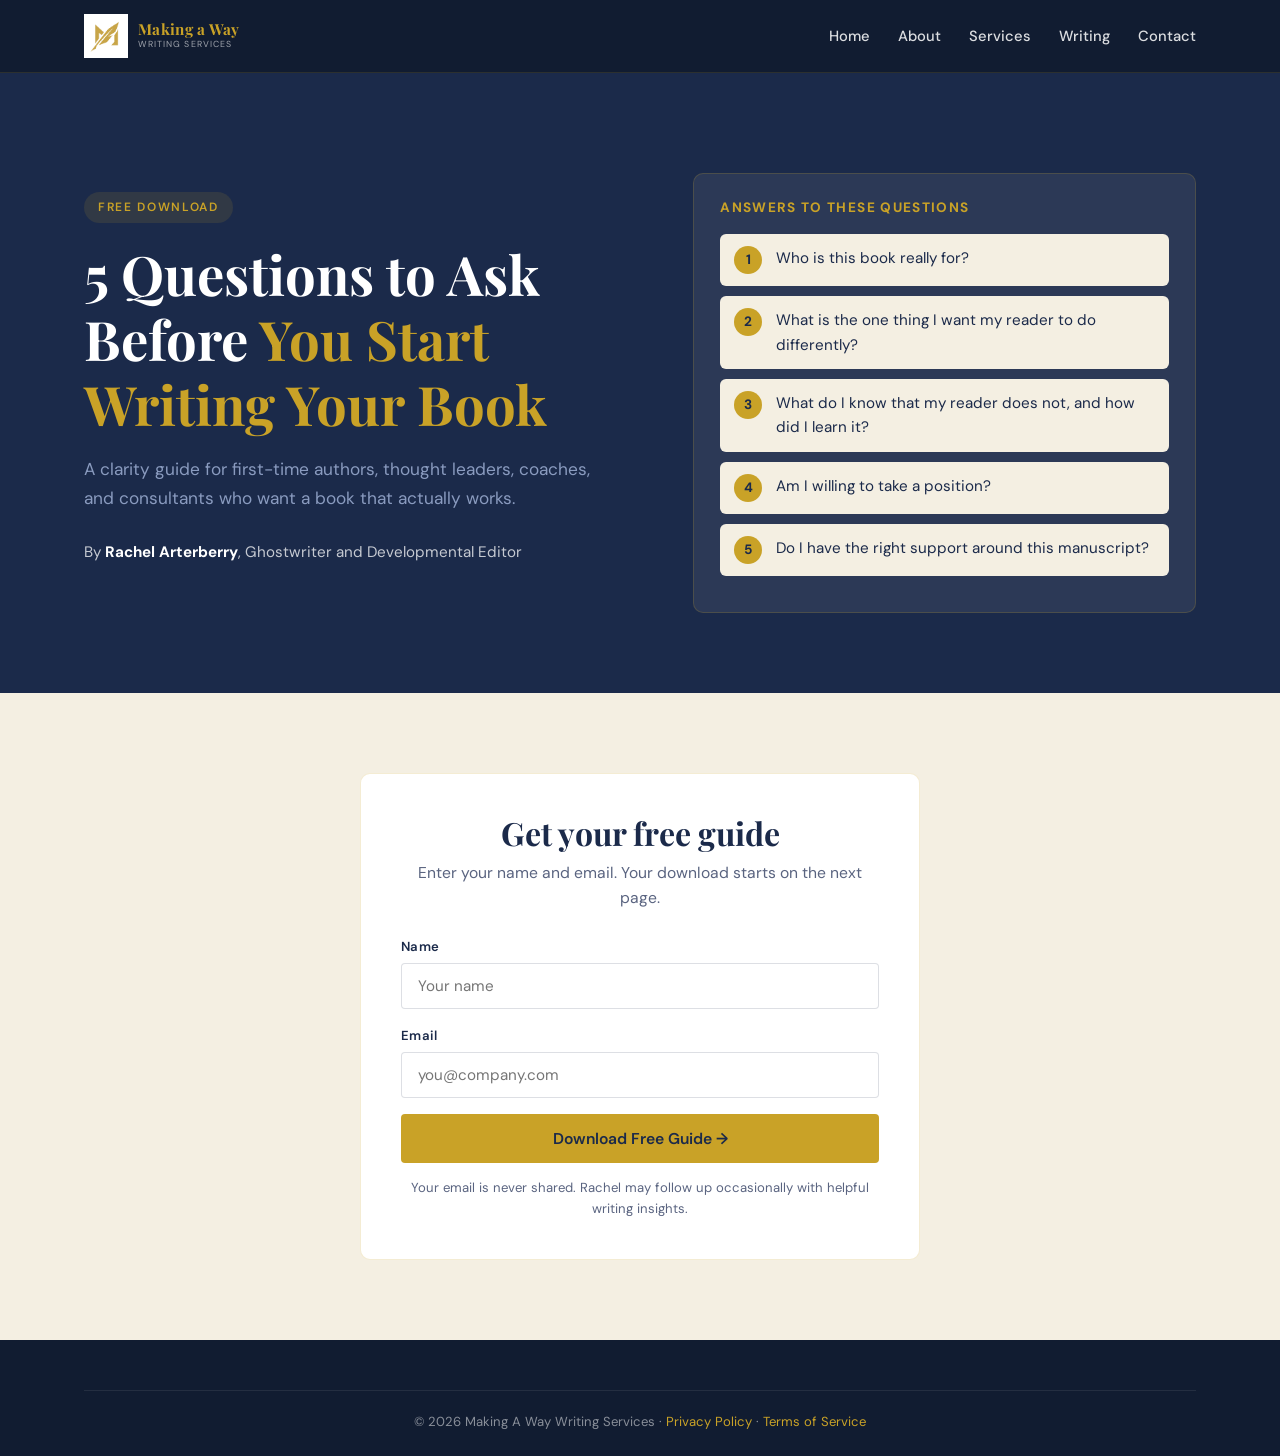
<file: free-guide.html>
<!DOCTYPE html>
<html lang="en">
<head>
<!-- Google tag (gtag.js) -->
<script async src="https://www.googletagmanager.com/gtag/js?id=G-Y5SX6KW7BW"></script>
<script>
  window.dataLayer = window.dataLayer || [];
  function gtag(){dataLayer.push(arguments);}
  gtag('js', new Date());

  gtag('config', 'G-Y5SX6KW7BW');
</script> 
<meta charset="UTF-8">
<meta name="viewport" content="width=device-width, initial-scale=1.0">
<title>Free Guide: 5 Questions to Ask Before You Write Your Book | Making A Way Writing Services</title>
<meta name="description" content="Free clarity guide from Rachel Arterberry, ghostwriter and developmental editor, for first-time authors, thought leaders, coaches, and consultants."> 
  <meta property="og:title" content="Free Guide: 5 Questions to Ask Before You Write Your Book">
<meta property="og:description" content="A clarity guide from Rachel Arterberry, ghostwriter and developmental editor, for first-time authors, thought leaders, coaches, and consultants.">
<meta property="og:image" content="https://makingawaywriting.com/images/free-guide-preview.jpg">
<meta property="og:url" content="https://makingawaywriting.com/free-guide.html">
<meta property="og:type" content="website">
  
 <!-- Favicons -->
<link rel="apple-touch-icon" sizes="180x180" href="/apple-touch-icon.png">
<link rel="icon" type="image/png" sizes="32x32" href="/favicon-32x32.png">
<link rel="icon" type="image/png" sizes="16x16" href="/favicon-16x16.png">
<link rel="manifest" href="/site.webmanifest">
<link rel="shortcut icon" href="/favicon.ico">
 
<link rel="preconnect" href="https://fonts.googleapis.com">
<link href="https://fonts.googleapis.com/css2?family=Playfair+Display:ital,wght@0,400;0,600;0,700;1,400;1,600&family=DM+Sans:wght@300;400;500;600&display=swap" rel="stylesheet">
<style>
:root {
  --navy: #1B2A4A; --navy-dark: #111c31; --gold: #C9A227; --gold-light: #E8C55A;
  --cream: #F4EFE2; --white: #FFFFFF; --text: #1a1a2e; --text-muted: #5a6480;
  --text-light: #8A9BBF; --border: rgba(201,162,39,0.2);
  --font-display: 'Playfair Display', Georgia, serif;
  --font-body: 'DM Sans', sans-serif;
  --transition: 0.3s cubic-bezier(0.4,0,0.2,1);
  --shadow-md: 0 8px 32px rgba(27,42,74,0.12);
}
*, *::before, *::after { box-sizing: border-box; margin: 0; padding: 0; }
body { font-family: var(--font-body); color: var(--text); background: var(--white); line-height: 1.6; }
h1, h2, h3, h4 { font-family: var(--font-display); line-height: 1.2; }
.container { max-width: 1160px; margin: 0 auto; padding: 0 24px; }

.nav { background: var(--navy-dark); border-bottom: 1px solid rgba(201,162,39,0.15); }
.nav-inner { display: flex; align-items: center; justify-content: space-between; padding: 0 24px; max-width: 1160px; margin: 0 auto; height: 72px; }
.nav-logo { display: flex; align-items: center; gap: 10px; text-decoration: none; }
.nav-logo img { width: 44px; height: 44px; object-fit: contain; background: transparent; display: block; }
.nav-logo-main { font-family: var(--font-display); font-size: 0.95rem; font-weight: 700; color: var(--gold); line-height: 1.1; letter-spacing: 0.02em; }
.nav-logo-sub { font-size: 0.55rem; color: rgba(255,255,255,0.6); letter-spacing: 0.12em; text-transform: uppercase; }
.nav-links { display: flex; gap: 28px; list-style: none; }
.nav-links a { color: rgba(255,255,255,0.85); text-decoration: none; font-size: 0.92rem; font-weight: 500; transition: color var(--transition); }
.nav-links a:hover { color: var(--gold); }

.hero { background: var(--navy); padding: 100px 0 80px; color: var(--white); }
.hero-grid { display: grid; grid-template-columns: 1.1fr 1fr; gap: 56px; align-items: center; }
.eyebrow { display: inline-block; font-size: 0.75rem; font-weight: 600; letter-spacing: 0.14em; text-transform: uppercase; color: var(--gold); background: rgba(201,162,39,0.12); padding: 6px 14px; border-radius: 20px; margin-bottom: 18px; }
.hero h1 { font-size: clamp(2rem, 4.5vw, 3.4rem); color: var(--white); margin-bottom: 18px; }
.hero h1 span { color: var(--gold); }
.hero p.lead { color: var(--text-light); font-size: 1.08rem; margin-bottom: 26px; line-height: 1.7; max-width: 520px; }
.hero .attribution { color: rgba(255,255,255,0.75); font-size: 0.95rem; margin-bottom: 30px; }
.hero .attribution strong { color: var(--white); }

.questions-card { background: rgba(244,239,226,0.08); border: 1px solid var(--border); border-radius: 10px; padding: 26px; }
.questions-card h3 { color: var(--gold); font-family: var(--font-body); font-size: 0.85rem; letter-spacing: 0.1em; text-transform: uppercase; margin-bottom: 18px; }
.q-item { display: flex; gap: 14px; padding: 12px 14px; background: var(--cream); border-radius: 6px; margin-bottom: 10px; color: var(--navy); font-size: 0.95rem; }
.q-num { flex: 0 0 28px; width: 28px; height: 28px; border-radius: 50%; background: var(--gold); color: var(--navy); font-weight: 700; display: flex; align-items: center; justify-content: center; font-size: 0.85rem; }

.form-section { background: var(--cream); padding: 80px 0; }
.form-wrap { max-width: 560px; margin: 0 auto; background: var(--white); border: 1px solid var(--border); border-radius: 10px; padding: 40px; }
.form-wrap h2 { color: var(--navy); font-size: clamp(1.5rem, 2.5vw, 2rem); text-align: center; margin-bottom: 8px; }
.form-wrap p.sub { text-align: center; color: var(--text-muted); margin-bottom: 26px; font-size: 0.98rem; }

.form-field { display: flex; flex-direction: column; gap: 6px; margin-bottom: 16px; }
.form-field label { font-size: 0.82rem; font-weight: 600; color: var(--navy); letter-spacing: 0.03em; }
.form-field input {
  padding: 12px 16px; border-radius: 4px; border: 1.5px solid rgba(27,42,74,0.15);
  font-family: var(--font-body); font-size: 0.95rem; color: var(--text);
  background: var(--white); transition: border-color var(--transition); outline: none;
}
.form-field input:focus { border-color: var(--gold); box-shadow: 0 0 0 3px rgba(201,162,39,0.12); }

.btn { display: inline-flex; align-items: center; justify-content: center; padding: 14px 26px; font-size: 0.98rem; font-weight: 600; border-radius: 4px; text-decoration: none; transition: var(--transition); border: none; cursor: pointer; font-family: var(--font-body); }
.btn-gold { background: var(--gold); color: var(--navy); width: 100%; }
.btn-gold:hover { background: var(--gold-light); transform: translateY(-2px); box-shadow: var(--shadow-md); }
.form-note { text-align: center; font-size: 0.82rem; color: var(--text-muted); margin-top: 14px; }

footer { background: var(--navy-dark); padding: 50px 0 24px; color: rgba(255,255,255,0.7); }
.footer-bottom { border-top: 1px solid rgba(255,255,255,0.08); padding-top: 20px; font-size: 0.82rem; color: rgba(255,255,255,0.5); text-align: center; }
footer a { color: var(--gold); text-decoration: none; }

@media (max-width: 900px) {
  .hero-grid { grid-template-columns: 1fr; gap: 32px; }
  .nav-links { display: none; }
}
</style>
</head>
<body>

<nav class="nav">
  <div class="nav-inner">
    <a class="nav-logo" href="index.html">
      <img src="images/icon-white-square.png" alt="Making A Way Writing Services logo">
      <div>
        <div class="nav-logo-main">Making a Way</div>
        <div class="nav-logo-sub">Writing Services</div>
      </div>
    </a>
    <ul class="nav-links">
      <li><a href="index.html">Home</a></li>
      <li><a href="index.html#page-about">About</a></li>
      <li><a href="index.html#page-services">Services</a></li>
      <li><a href="index.html#page-writing">Writing</a></li>
      <li><a href="index.html#page-contact">Contact</a></li>
    </ul>
  </div>
</nav>

<section class="hero">
  <div class="container">
    <div class="hero-grid">
      <div>
        <span class="eyebrow">Free Download</span>
        <h1>5 Questions to Ask Before <span>You Start Writing Your Book</span></h1>
        <p class="lead">A clarity guide for first-time authors, thought leaders, coaches, and consultants who want a book that actually works.</p>
        <p class="attribution">By <strong>Rachel Arterberry</strong>, Ghostwriter and Developmental Editor</p>
      </div>
      <div class="questions-card">
        <h3>Answers to these questions</h3>
        <div class="q-item"><div class="q-num">1</div>Who is this book really for?</div>
        <div class="q-item"><div class="q-num">2</div>What is the one thing I want my reader to do differently?</div>
        <div class="q-item"><div class="q-num">3</div>What do I know that my reader does not, and how did I learn it?</div>
        <div class="q-item"><div class="q-num">4</div>Am I willing to take a position?</div>
        <div class="q-item"><div class="q-num">5</div>Do I have the right support around this manuscript?</div>
      </div>
    </div>
  </div>
</section>

<section class="form-section">
  <div class="container">
    <div class="form-wrap">
      <h2>Get your free guide</h2>
      <p class="sub">Enter your name and email.  Your download starts on the next page.</p>

      <form
        name="lead-magnet"
        method="POST"
        data-netlify="true"
        data-netlify-honeypot="bot-field"
        action="guide-thanks.html"
      >
        <input type="hidden" name="form-name" value="lead-magnet" />
        <p style="display:none"><label>Do not fill this out: <input name="bot-field" /></label></p>

        <div class="form-field">
          <label for="lead-name">Name</label>
          <input type="text" id="lead-name" name="name" placeholder="Your name" required>
        </div>
        <div class="form-field">
          <label for="lead-email">Email</label>
          <input type="email" id="lead-email" name="email" placeholder="you@company.com" required>
        </div>

        <button type="submit" class="btn btn-gold">Download Free Guide →</button>
        <p class="form-note">Your email is never shared. Rachel may follow up occasionally with helpful writing insights.</p>
      </form>
    </div>
  </div>
</section>

<footer>
  <div class="container">
    <div class="footer-bottom">
      © 2026 Making A Way Writing Services · <a href="privacy.html">Privacy Policy</a> · <a href="terms.html">Terms of Service</a>
    </div>
  </div>
</footer>

</body>
</html>
</file>
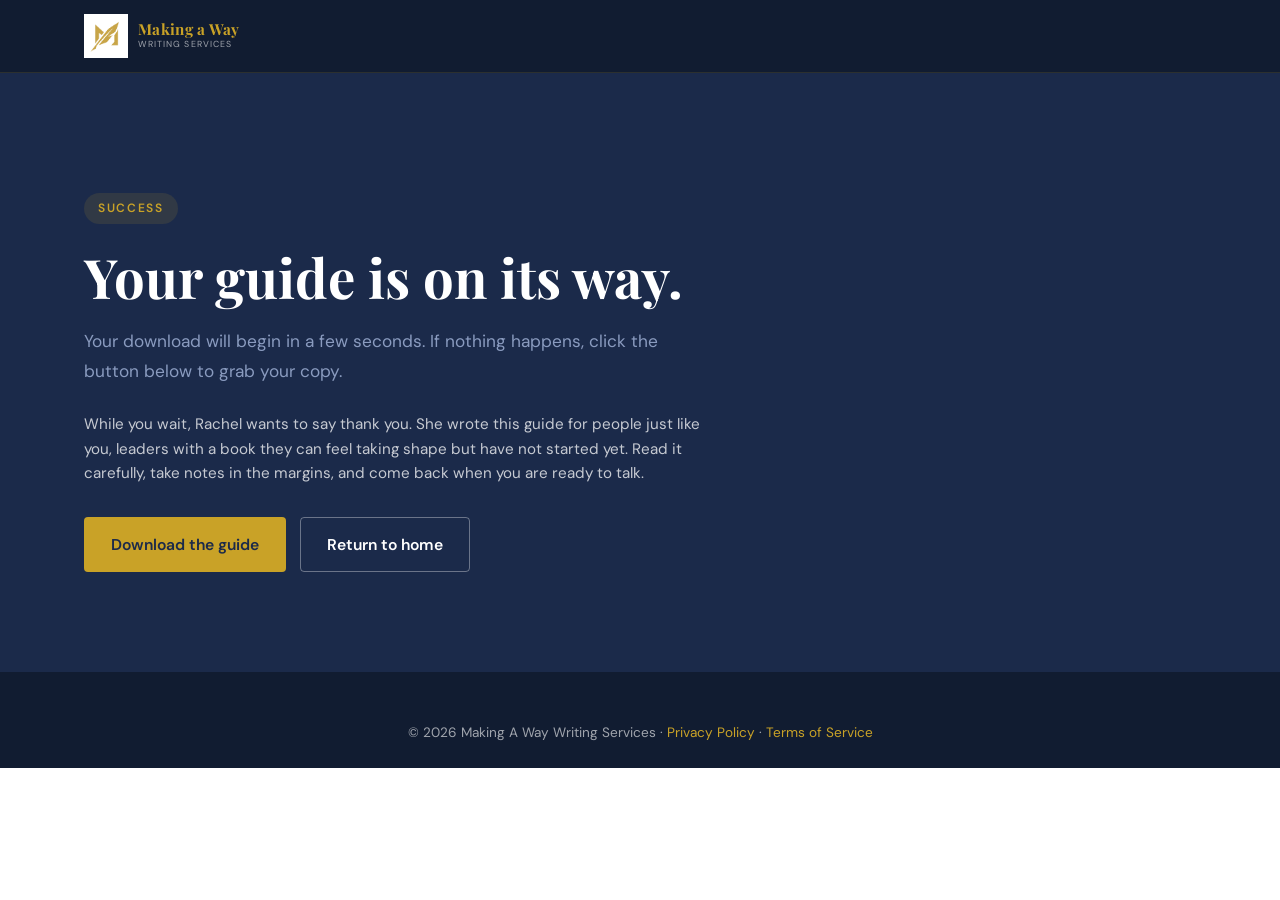
<file: guide-thanks.html>
<!DOCTYPE html>
<html lang="en">
<head>
<!-- Google tag (gtag.js) -->
<script async src="https://www.googletagmanager.com/gtag/js?id=G-Y5SX6KW7BW"></script>
<script>
  window.dataLayer = window.dataLayer || [];
  function gtag(){dataLayer.push(arguments);}
  gtag('js', new Date());

  gtag('config', 'G-Y5SX6KW7BW');
</script> 
<meta charset="UTF-8">
<meta name="viewport" content="width=device-width, initial-scale=1.0">
<title>Your Free Guide is Downloading | Making A Way Writing Services</title>
<meta name="description" content="Your free clarity guide from Rachel Arterberry is on its way.">
<meta http-equiv="refresh" content="8;url=downloads/5-questions-before-you-write-your-book.pdf">

<!-- Favicons -->
<link rel="apple-touch-icon" sizes="180x180" href="/apple-touch-icon.png">
<link rel="icon" type="image/png" sizes="32x32" href="/favicon-32x32.png">
<link rel="icon" type="image/png" sizes="16x16" href="/favicon-16x16.png">
<link rel="manifest" href="/site.webmanifest">
<link rel="shortcut icon" href="/favicon.ico">
  
<link rel="preconnect" href="https://fonts.googleapis.com">
<link href="https://fonts.googleapis.com/css2?family=Playfair+Display:ital,wght@0,400;0,600;0,700;1,400;1,600&family=DM+Sans:wght@300;400;500;600&display=swap" rel="stylesheet">
<style>
:root {
  --navy: #1B2A4A; --navy-dark: #111c31; --gold: #C9A227; --gold-light: #E8C55A;
  --cream: #F4EFE2; --white: #FFFFFF; --text: #1a1a2e; --text-muted: #5a6480;
  --text-light: #8A9BBF; --border: rgba(201,162,39,0.2);
  --font-display: 'Playfair Display', Georgia, serif;
  --font-body: 'DM Sans', sans-serif;
  --transition: 0.3s cubic-bezier(0.4,0,0.2,1);
  --shadow-md: 0 8px 32px rgba(27,42,74,0.12);
}
*, *::before, *::after { box-sizing: border-box; margin: 0; padding: 0; }
body { font-family: var(--font-body); color: var(--text); background: var(--white); line-height: 1.6; }
h1, h2, h3 { font-family: var(--font-display); line-height: 1.2; color: var(--white); }
.container { max-width: 1160px; margin: 0 auto; padding: 0 24px; }

.nav { background: var(--navy-dark); border-bottom: 1px solid rgba(201,162,39,0.15); }
.nav-inner { display: flex; align-items: center; justify-content: space-between; padding: 0 24px; max-width: 1160px; margin: 0 auto; height: 72px; }
.nav-logo { display: flex; align-items: center; gap: 10px; text-decoration: none; }
.nav-logo img { width: 44px; height: 44px; object-fit: contain; background: transparent; display: block; }
.nav-logo-main { font-family: var(--font-display); font-size: 0.95rem; font-weight: 700; color: var(--gold); line-height: 1.1; letter-spacing: 0.02em; }
.nav-logo-sub { font-size: 0.55rem; color: rgba(255,255,255,0.6); letter-spacing: 0.12em; text-transform: uppercase; }

.hero { background: var(--navy); padding: 120px 0 100px; }
.eyebrow { display: inline-block; font-size: 0.75rem; font-weight: 600; letter-spacing: 0.14em; text-transform: uppercase; color: var(--gold); background: rgba(201,162,39,0.12); padding: 6px 14px; border-radius: 20px; margin-bottom: 20px; }
.hero h1 { font-size: clamp(2rem, 4.5vw, 3.4rem); margin-bottom: 18px; max-width: 780px; }
.hero p.lead { color: var(--text-light); font-size: 1.08rem; margin-bottom: 26px; max-width: 620px; line-height: 1.7; }
.hero p.note { color: rgba(255,255,255,0.75); font-size: 0.95rem; max-width: 620px; margin-bottom: 32px; }

.btn { display: inline-flex; align-items: center; justify-content: center; padding: 14px 26px; font-size: 0.98rem; font-weight: 600; border-radius: 4px; text-decoration: none; transition: var(--transition); font-family: var(--font-body); border: 1.5px solid transparent; cursor: pointer; }
.btn-gold { background: var(--gold); color: var(--navy); }
.btn-gold:hover { background: var(--gold-light); transform: translateY(-2px); box-shadow: var(--shadow-md); }
.btn-outline { background: transparent; color: var(--white); border-color: rgba(255,255,255,0.35); }
.btn-outline:hover { border-color: var(--gold); color: var(--gold); }
.actions { display: flex; gap: 14px; flex-wrap: wrap; }

footer { background: var(--navy-dark); padding: 50px 0 24px; color: rgba(255,255,255,0.6); text-align: center; font-size: 0.85rem; }
footer a { color: var(--gold); text-decoration: none; }
</style>
</head>
<body>

<nav class="nav">
  <div class="nav-inner">
    <a class="nav-logo" href="index.html">
      <img src="images/icon-white-square.png" alt="Making A Way Writing Services logo">
      <div>
        <div class="nav-logo-main">Making a Way</div>
        <div class="nav-logo-sub">Writing Services</div>
      </div>
    </a>
  </div>
</nav>

<section class="hero">
  <div class="container">
    <span class="eyebrow">Success</span>
    <h1>Your guide is on its way.</h1>
    <p class="lead">Your download will begin in a few seconds. If nothing happens, click the button below to grab your copy.</p>
    <p class="note">While you wait, Rachel wants to say thank you. She wrote this guide for people just like you, leaders with a book they can feel taking shape but have not started yet. Read it carefully, take notes in the margins, and come back when you are ready to talk.</p>
    <div class="actions">
      <a href="downloads/5-questions-before-you-write-your-book.pdf" class="btn btn-gold" download>Download the guide</a>
      <a href="index.html" class="btn btn-outline">Return to home</a>
    </div>
  </div>
</section>

<footer>
  <div class="container">
    © 2026 Making A Way Writing Services · <a href="privacy.html">Privacy Policy</a> · <a href="terms.html">Terms of Service</a>
  </div>
</footer>

</body>
</html>
</file>
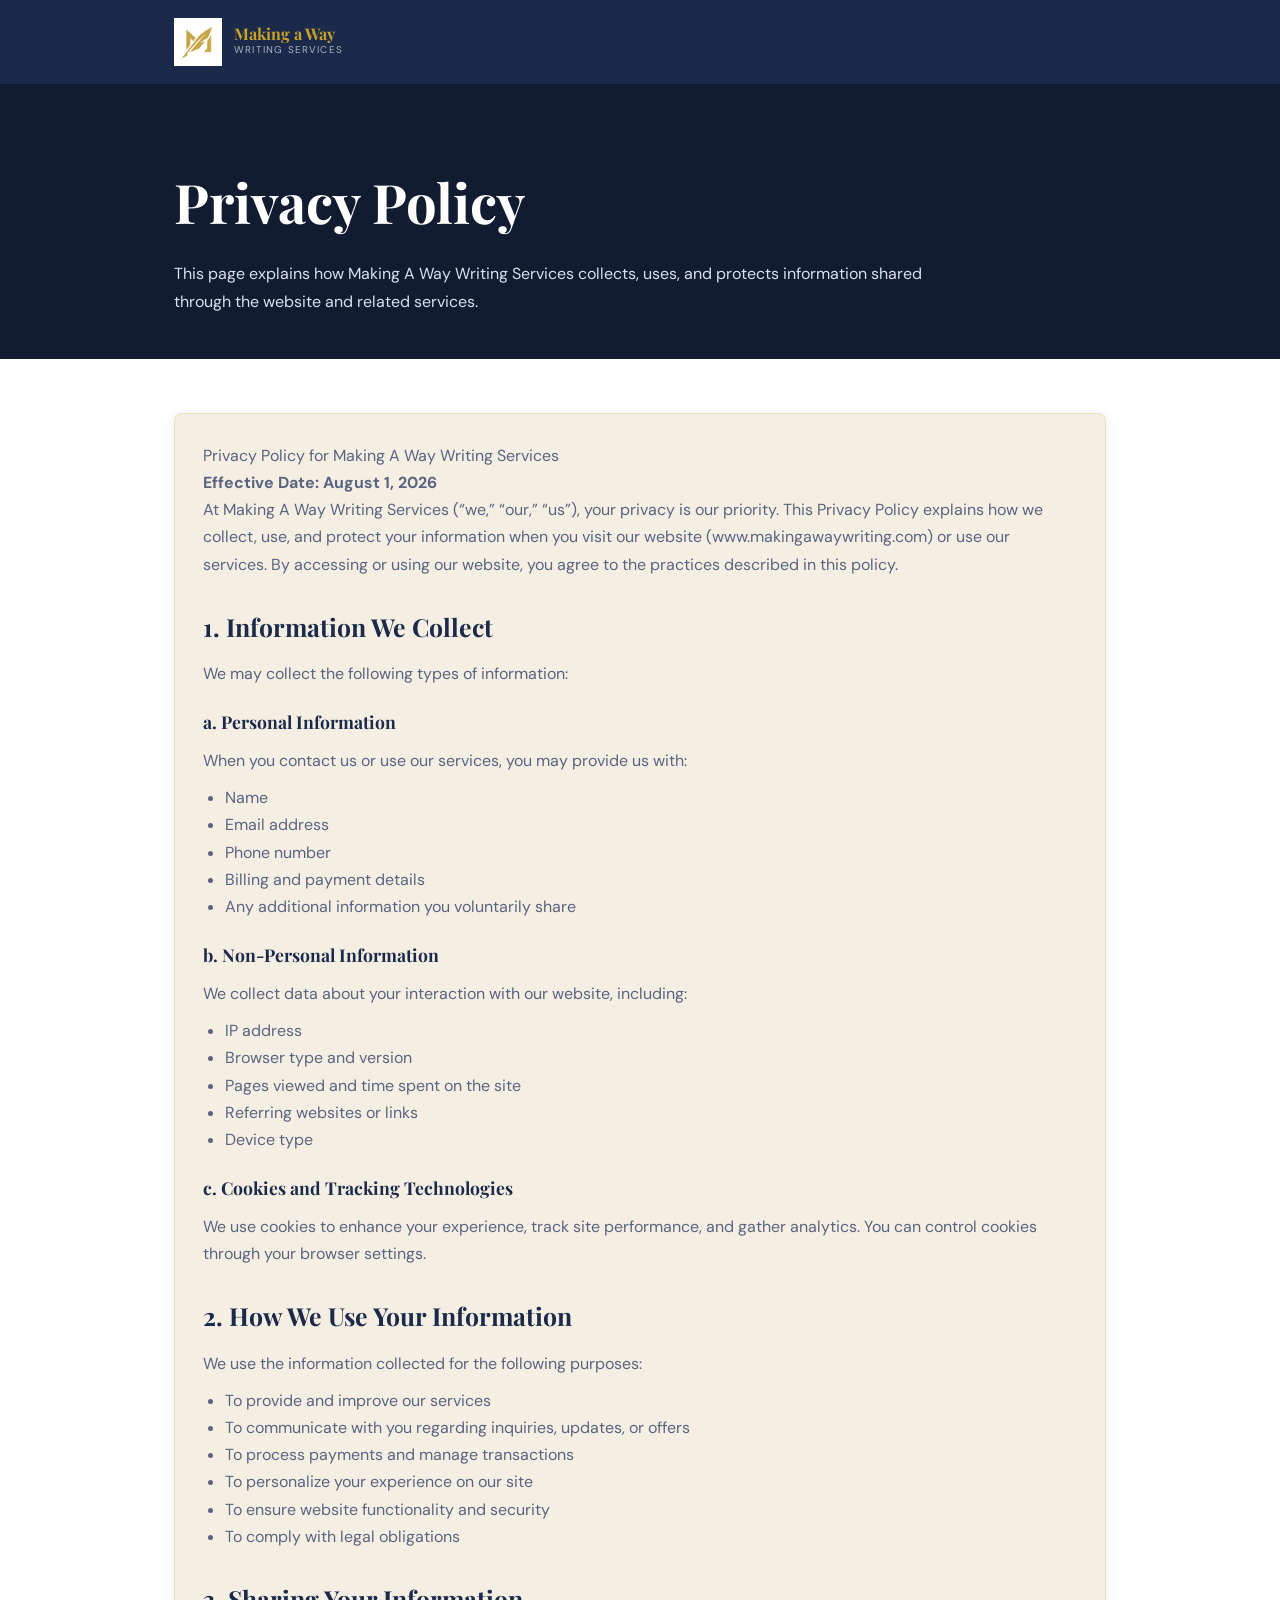
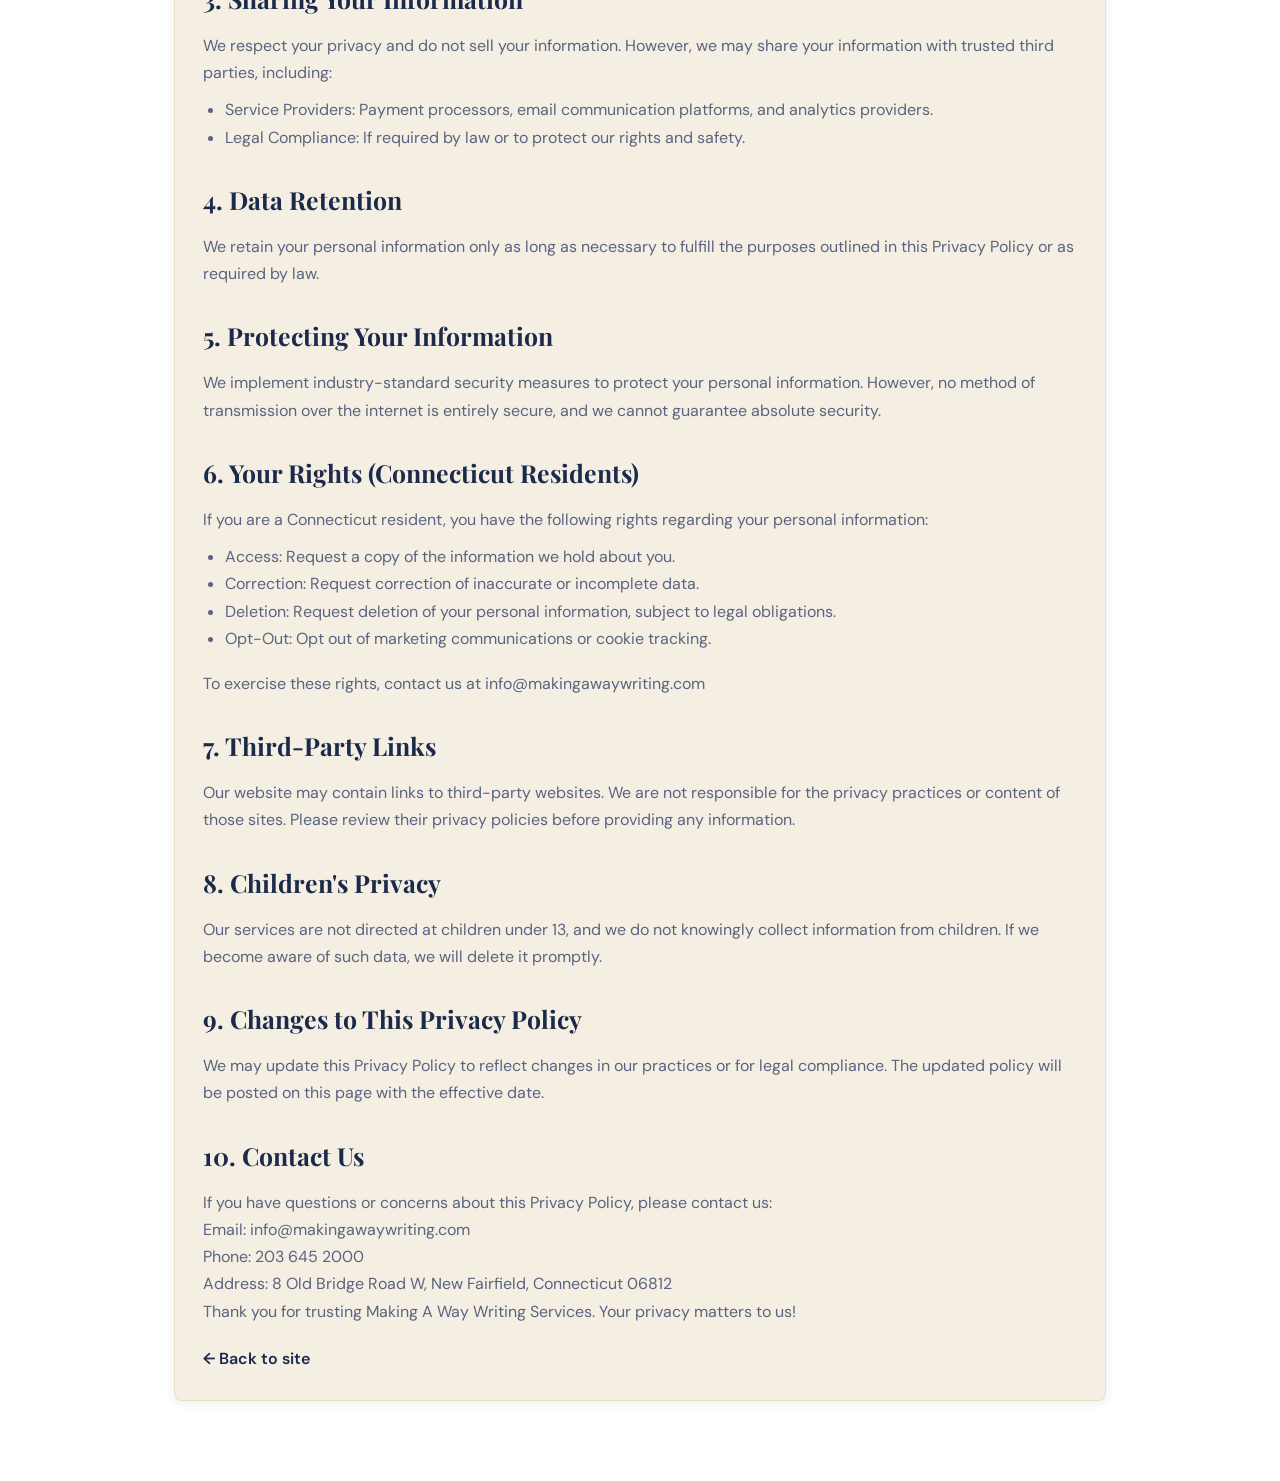
<file: privacy.html>
<!DOCTYPE html>
<html lang="en">
<head>
<!-- Google tag (gtag.js) -->
<script async src="https://www.googletagmanager.com/gtag/js?id=G-Y5SX6KW7BW"></script>
<script>
  window.dataLayer = window.dataLayer || [];
  function gtag(){dataLayer.push(arguments);}
  gtag('js', new Date());

  gtag('config', 'G-Y5SX6KW7BW');
</script>
<meta charset="UTF-8">
<meta name="viewport" content="width=device-width, initial-scale=1.0">
<title>Privacy Policy | Making A Way Writing Services</title>

<!-- Favicons -->
<link rel="apple-touch-icon" sizes="180x180" href="/apple-touch-icon.png">
<link rel="icon" type="image/png" sizes="32x32" href="/favicon-32x32.png">
<link rel="icon" type="image/png" sizes="16x16" href="/favicon-16x16.png">
<link rel="manifest" href="/site.webmanifest">
<link rel="shortcut icon" href="/favicon.ico">
  
<link rel="preconnect" href="https://fonts.googleapis.com">
<link href="https://fonts.googleapis.com/css2?family=Playfair+Display:ital,wght@0,400;0,600;0,700;1,400;1,600&family=DM+Sans:wght@300;400;500;600&display=swap" rel="stylesheet">
<style>
:root { --navy:#1B2A4A; --navy-dark:#111c31; --gold:#C9A227; --cream:#F4EFE2; --white:#FFFFFF; --text:#1a1a2e; --text-muted:#5a6480; --border:rgba(201,162,39,0.2); --font-display:'Playfair Display', Georgia, serif; --font-body:'DM Sans', sans-serif; --shadow-sm:0 2px 12px rgba(27,42,74,0.08); }
* { box-sizing:border-box; margin:0; padding:0; }
body { font-family:var(--font-body); color:var(--text); background:var(--white); line-height:1.7; }
.container { max-width:980px; margin:0 auto; padding:0 24px; }
.nav { background:var(--navy); padding:18px 0; }
.nav-row { display:flex; align-items:center; gap:12px; }
.nav-row img { width:48px; height:48px; object-fit:contain; display:block; background:transparent; }
.brand-main { font-family:var(--font-display); font-size:1rem; font-weight:700; color:var(--gold); line-height:1.1; }
.brand-sub { font-size:0.62rem; letter-spacing:0.12em; text-transform:uppercase; color:rgba(255,255,255,0.65); }
.hero { background:var(--navy-dark); padding:72px 0 44px; }
.hero h1 { color:#fff; font-family:var(--font-display); font-size:clamp(2rem,4.5vw,3.4rem); margin-bottom:12px; }
.hero p { color:#d9e0ee; max-width:760px; }
.content { padding:54px 0 80px; }
.content h2 { font-family:var(--font-display); font-size:1.55rem; color:var(--navy); margin:28px 0 12px; }
.content h3 { font-family:var(--font-display); font-size:1.1rem; color:var(--navy); margin:20px 0 10px; }
.content p, .content li { color:var(--text-muted); font-size:1rem; }
.content ul { padding-left:22px; margin:10px 0 18px; }
.card { background:var(--cream); border:1px solid var(--border); border-radius:8px; padding:28px; box-shadow:var(--shadow-sm); }
.back { display:inline-block; margin-top:20px; color:var(--navy); text-decoration:none; font-weight:600; }
</style>
</head>
<body>
  <div class="nav">
    <div class="container nav-row">
      <img src="images/icon-white-square.png" alt="Making A Way Writing Services logo">
      <div>
        <div class="brand-main">Making a Way</div>
        <div class="brand-sub">Writing Services</div>
      </div>
    </div>
  </div>
  <section class="hero">
    <div class="container">
      <h1>Privacy Policy</h1>
      <p>This page explains how Making A Way Writing Services collects, uses, and protects information shared through the website and related services.</p>
    </div>
  </section>
  <section class="content">
    <div class="container">
      <div class="card">
      <p>Privacy Policy for Making A Way Writing Services</p>
      <p><strong>Effective Date: August 1, 2026</strong></p>
      <p>At Making A Way Writing Services (“we,” “our,” “us”), your privacy is our priority. This Privacy Policy explains how we collect, use, and protect your information when you visit our website (www.makingawaywriting.com) or use our services. By accessing or using our website, you agree to the practices described in this policy.</p>
      <h2>1. Information We Collect</h2>
      <p>We may collect the following types of information:</p>
      <h3>a. Personal Information</h3>
      <p>When you contact us or use our services, you may provide us with:</p>
      <ul>
        <li>Name</li>
        <li>Email address</li>
        <li>Phone number</li>
        <li>Billing and payment details</li>
        <li>Any additional information you voluntarily share</li>
      </ul>
      <h3>b. Non-Personal Information</h3>
      <p>We collect data about your interaction with our website, including:</p>
      <ul>
        <li>IP address</li>
        <li>Browser type and version</li>
        <li>Pages viewed and time spent on the site</li>
        <li>Referring websites or links</li>
        <li>Device type</li>
      </ul>
      <h3>c. Cookies and Tracking Technologies</h3>
      <p>We use cookies to enhance your experience, track site performance, and gather analytics. You can control cookies through your browser settings.</p>
      <h2>2. How We Use Your Information</h2>
      <p>We use the information collected for the following purposes:</p>
      <ul>
        <li>To provide and improve our services</li>
        <li>To communicate with you regarding inquiries, updates, or offers</li>
        <li>To process payments and manage transactions</li>
        <li>To personalize your experience on our site</li>
        <li>To ensure website functionality and security</li>
        <li>To comply with legal obligations</li>
      </ul>
      <h2>3. Sharing Your Information</h2>
      <p>We respect your privacy and do not sell your information. However, we may share your information with trusted third parties, including:</p>
      <ul>
        <li>Service Providers: Payment processors, email communication platforms, and analytics providers.</li>
        <li>Legal Compliance: If required by law or to protect our rights and safety.</li>
      </ul>
      <h2>4. Data Retention</h2>
      <p>We retain your personal information only as long as necessary to fulfill the purposes outlined in this Privacy Policy or as required by law.</p>
      <h2>5. Protecting Your Information</h2>
      <p>We implement industry-standard security measures to protect your personal information. However, no method of transmission over the internet is entirely secure, and we cannot guarantee absolute security.</p>
      <h2>6. Your Rights (Connecticut Residents)</h2>
      <p>If you are a Connecticut resident, you have the following rights regarding your personal information:</p>
      <ul>
        <li>Access: Request a copy of the information we hold about you.</li>
        <li>Correction: Request correction of inaccurate or incomplete data.</li>
        <li>Deletion: Request deletion of your personal information, subject to legal obligations.</li>
        <li>Opt-Out: Opt out of marketing communications or cookie tracking.</li>
      </ul>
      <p>To exercise these rights, contact us at info@makingawaywriting.com</p>
      <h2>7. Third-Party Links</h2>
      <p>Our website may contain links to third-party websites. We are not responsible for the privacy practices or content of those sites. Please review their privacy policies before providing any information.</p>
      <h2>8. Children&#x27;s Privacy</h2>
      <p>Our services are not directed at children under 13, and we do not knowingly collect information from children. If we become aware of such data, we will delete it promptly.</p>
      <h2>9. Changes to This Privacy Policy</h2>
      <p>We may update this Privacy Policy to reflect changes in our practices or for legal compliance. The updated policy will be posted on this page with the effective date.</p>
      <h2>10. Contact Us</h2>
      <p>If you have questions or concerns about this Privacy Policy, please contact us:</p>
      <p>Email: info@makingawaywriting.com</p>
      <p>Phone: 203 645 2000</p>
      <p>Address: 8 Old Bridge Road W, New Fairfield, Connecticut 06812</p>
      <p>Thank you for trusting Making A Way Writing Services. Your privacy matters to us!</p>
        <a class="back" href="index.html">← Back to site</a>
      </div>
    </div>
  </section>
</body>
</html>
</file>
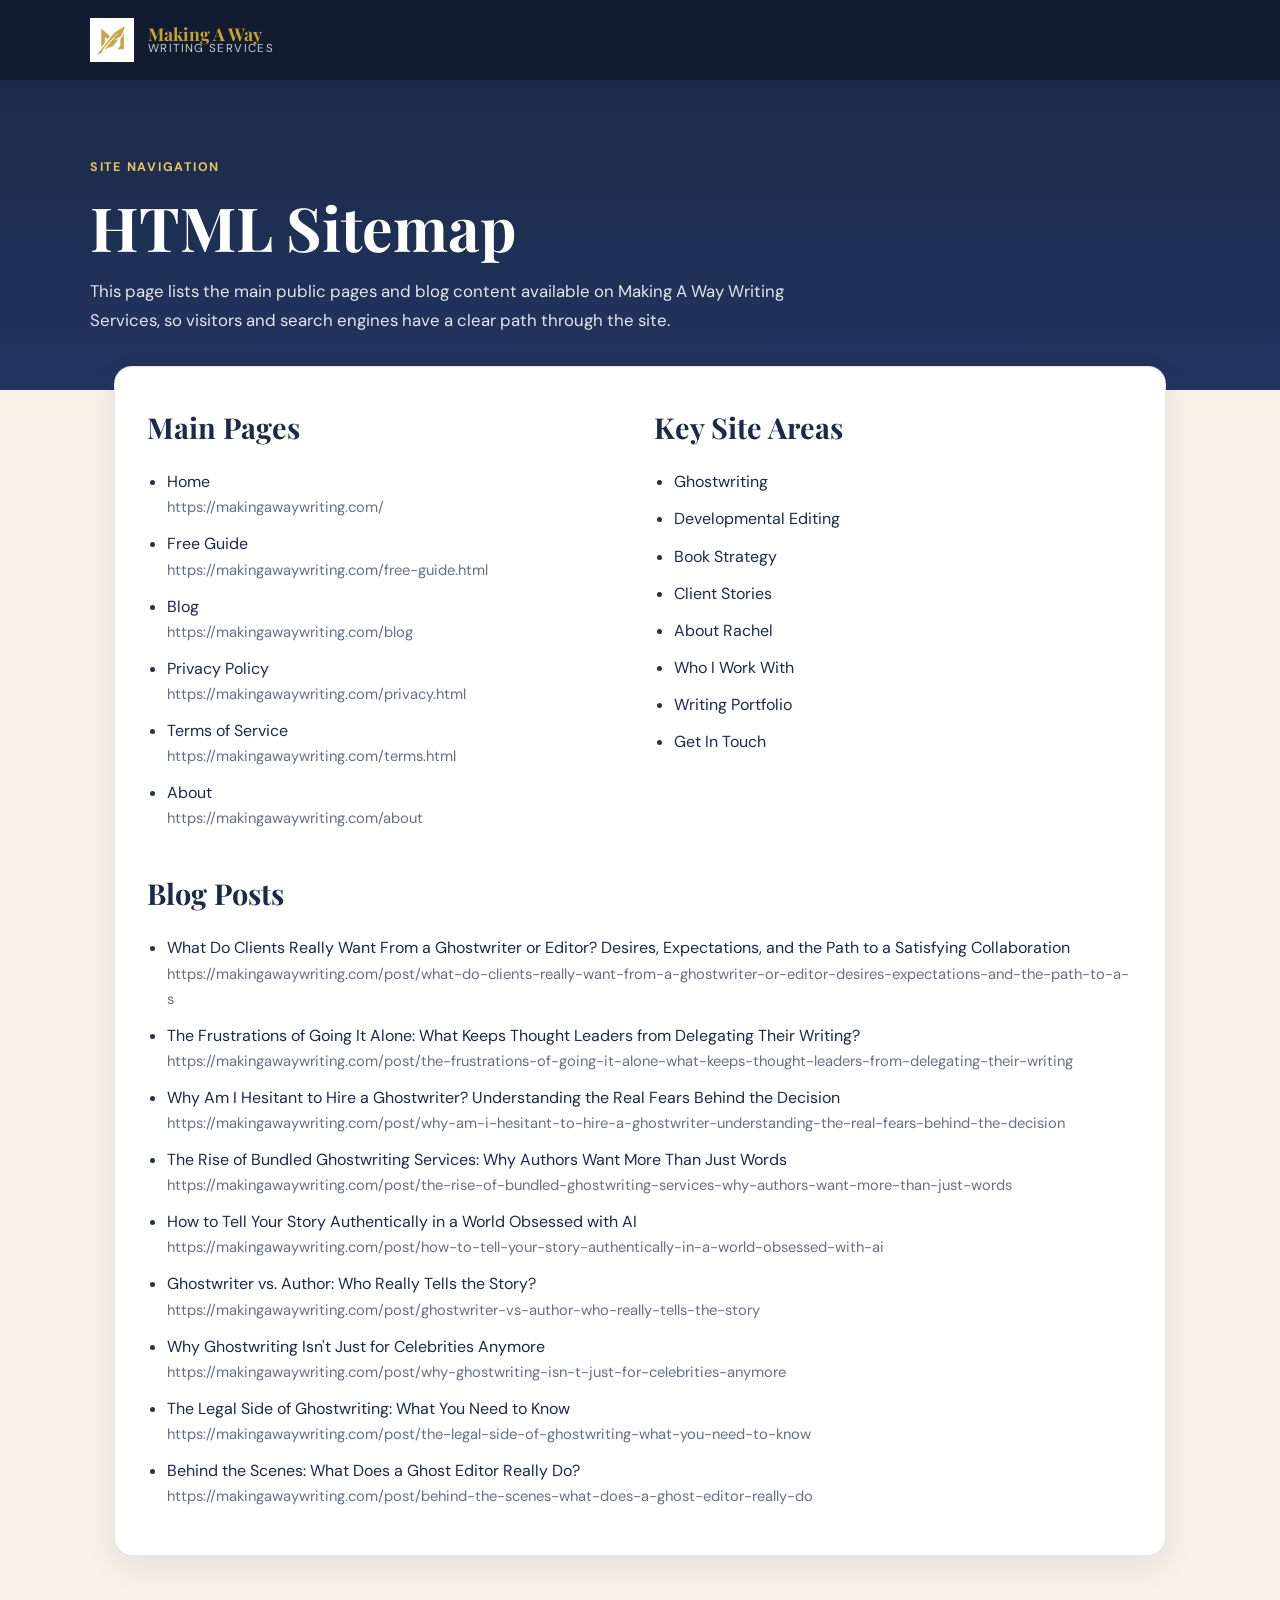
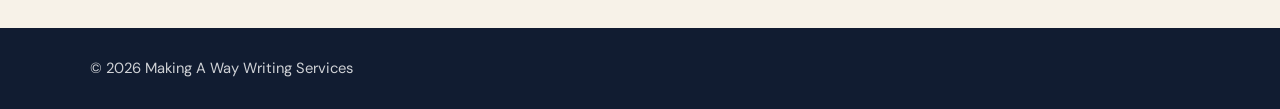
<file: sitemap.html>
<!DOCTYPE html>
<html lang="en">
<head>
  <meta charset="UTF-8" />
  <meta name="viewport" content="width=device-width, initial-scale=1.0" />
  <title>HTML Sitemap | Making A Way Writing Services</title>
  <meta name="description" content="HTML sitemap for Making A Way Writing Services." />

  <!-- Favicons -->
<link rel="apple-touch-icon" sizes="180x180" href="/apple-touch-icon.png">
<link rel="icon" type="image/png" sizes="32x32" href="/favicon-32x32.png">
<link rel="icon" type="image/png" sizes="16x16" href="/favicon-16x16.png">
<link rel="manifest" href="/site.webmanifest">
<link rel="shortcut icon" href="/favicon.ico">
  
  <link rel="preconnect" href="https://fonts.googleapis.com">
  <link rel="preconnect" href="https://fonts.gstatic.com" crossorigin>
  <link href="https://fonts.googleapis.com/css2?family=Playfair+Display:wght@600;700&family=DM+Sans:wght@400;500;700&display=swap" rel="stylesheet">

  <style>
    :root {
      --navy: #1b2a4a;
      --navy-dark: #111c31;
      --gold: #c9a227;
      --gold-light: #e8c55a;
      --cream: #f7f2e8;
      --text: #24324a;
      --muted: #667085;
      --white: #ffffff;
      --border: rgba(27, 42, 74, 0.12);
      --font-display: 'Playfair Display', serif;
      --font-body: 'DM Sans', sans-serif;
      --shadow: 0 10px 30px rgba(17, 28, 49, 0.08);
    }

    * {
      box-sizing: border-box;
    }

    body {
      margin: 0;
      font-family: var(--font-body);
      color: var(--text);
      background: var(--cream);
      line-height: 1.7;
    }

    a {
      color: var(--navy);
      text-decoration: none;
    }

    a:hover {
      color: var(--gold);
    }

    .nav {
      background: var(--navy-dark);
      padding: 18px 24px;
    }

    .nav-inner {
      max-width: 1100px;
      margin: 0 auto;
      display: flex;
      align-items: center;
      gap: 14px;
    }

    .nav-logo {
      width: 44px;
      height: 44px;
      object-fit: contain;
    }

    .brand-wrap {
      display: flex;
      flex-direction: column;
      line-height: 1.05;
    }

    .brand-main {
      font-family: var(--font-display);
      color: var(--gold);
      font-size: 1.1rem;
      font-weight: 700;
    }

    .brand-sub {
      color: rgba(255,255,255,0.78);
      font-size: 0.72rem;
      letter-spacing: 0.12em;
      text-transform: uppercase;
    }

    .hero {
      background: linear-gradient(180deg, var(--navy) 0%, #22355f 100%);
      color: var(--white);
      padding: 72px 24px 56px;
    }

    .hero-inner {
      max-width: 1100px;
      margin: 0 auto;
    }

    .eyebrow {
      display: inline-block;
      margin-bottom: 16px;
      color: var(--gold-light);
      text-transform: uppercase;
      letter-spacing: 0.14em;
      font-size: 0.78rem;
      font-weight: 700;
    }

    h1 {
      margin: 0 0 16px;
      font-family: var(--font-display);
      font-size: clamp(2.2rem, 5vw, 3.8rem);
      line-height: 1.1;
      color: var(--white);
    }

    .hero p {
      max-width: 760px;
      margin: 0;
      color: rgba(255,255,255,0.88);
      font-size: 1.05rem;
    }

    .wrap {
      max-width: 1100px;
      margin: -24px auto 0;
      padding: 0 24px 72px;
    }

    .card {
      background: var(--white);
      border-radius: 18px;
      box-shadow: var(--shadow);
      padding: 36px 32px;
      border: 1px solid var(--border);
    }

    .grid {
      display: grid;
      grid-template-columns: 1fr 1fr;
      gap: 28px;
    }

    h2 {
      margin: 0 0 16px;
      font-family: var(--font-display);
      font-size: 1.8rem;
      color: var(--navy);
    }

    ul {
      margin: 0;
      padding-left: 20px;
    }

    li {
      margin: 10px 0;
    }

    .url {
      display: block;
      color: var(--muted);
      font-size: 0.92rem;
      word-break: break-word;
    }

    .single {
      margin-top: 28px;
    }

    .footer {
      background: var(--navy-dark);
      color: rgba(255,255,255,0.8);
      padding: 28px 24px;
    }

    .footer-inner {
      max-width: 1100px;
      margin: 0 auto;
      font-size: 0.92rem;
    }

    @media (max-width: 820px) {
      .grid {
        grid-template-columns: 1fr;
      }

      .card {
        padding: 28px 22px;
      }
    }
  </style>
</head>
<body>

  <header class="nav">
    <div class="nav-inner">
      <img src="images/icon-white-square.png" alt="Making A Way Writing Services logo" class="nav-logo">
      <div class="brand-wrap">
        <span class="brand-main">Making A Way</span>
        <span class="brand-sub">Writing Services</span>
      </div>
    </div>
  </header>

  <section class="hero">
    <div class="hero-inner">
      <span class="eyebrow">Site Navigation</span>
      <h1>HTML Sitemap</h1>
      <p>
        This page lists the main public pages and blog content available on Making A Way Writing Services,
        so visitors and search engines have a clear path through the site.
      </p>
    </div>
  </section>

  <main class="wrap">
    <div class="card">
      <div class="grid">
        <section>
          <h2>Main Pages</h2>
          <ul>
            <li>
              <a href="https://makingawaywriting.com/">Home</a>
              <span class="url">https://makingawaywriting.com/</span>
            </li>
            <li>
              <a href="https://makingawaywriting.com/free-guide.html">Free Guide</a>
              <span class="url">https://makingawaywriting.com/free-guide.html</span>
            </li>
            <li>
              <a href="https://makingawaywriting.com/blog">Blog</a>
              <span class="url">https://makingawaywriting.com/blog</span>
            </li>
            <li>
              <a href="https://makingawaywriting.com/privacy.html">Privacy Policy</a>
              <span class="url">https://makingawaywriting.com/privacy.html</span>
            </li>
            <li>
              <a href="https://makingawaywriting.com/terms.html">Terms of Service</a>
              <span class="url">https://makingawaywriting.com/terms.html</span>
            </li>
            <li>
              <a href="https://makingawaywriting.com/about">About</a>
              <span class="url">https://makingawaywriting.com/about</span>
            </li>
          </ul>
        </section>

        <section>
          <h2>Key Site Areas</h2>
          <ul>
            <li><a href="https://makingawaywriting.com/">Ghostwriting</a></li>
            <li><a href="https://makingawaywriting.com/">Developmental Editing</a></li>
            <li><a href="https://makingawaywriting.com/">Book Strategy</a></li>
            <li><a href="https://makingawaywriting.com/">Client Stories</a></li>
            <li><a href="https://makingawaywriting.com/">About Rachel</a></li>
            <li><a href="https://makingawaywriting.com/">Who I Work With</a></li>
            <li><a href="https://makingawaywriting.com/">Writing Portfolio</a></li>
            <li><a href="https://makingawaywriting.com/">Get In Touch</a></li>
          </ul>
        </section>
      </div>

      <section class="single">
        <h2>Blog Posts</h2>
        <ul>
          <li>
            <a href="https://makingawaywriting.com/post/what-do-clients-really-want-from-a-ghostwriter-or-editor-desires-expectations-and-the-path-to-a-s">
              What Do Clients Really Want From a Ghostwriter or Editor? Desires, Expectations, and the Path to a Satisfying Collaboration
            </a>
            <span class="url">https://makingawaywriting.com/post/what-do-clients-really-want-from-a-ghostwriter-or-editor-desires-expectations-and-the-path-to-a-s</span>
          </li>
          <li>
            <a href="https://makingawaywriting.com/post/the-frustrations-of-going-it-alone-what-keeps-thought-leaders-from-delegating-their-writing">
              The Frustrations of Going It Alone: What Keeps Thought Leaders from Delegating Their Writing?
            </a>
            <span class="url">https://makingawaywriting.com/post/the-frustrations-of-going-it-alone-what-keeps-thought-leaders-from-delegating-their-writing</span>
          </li>
          <li>
            <a href="https://makingawaywriting.com/post/why-am-i-hesitant-to-hire-a-ghostwriter-understanding-the-real-fears-behind-the-decision">
              Why Am I Hesitant to Hire a Ghostwriter? Understanding the Real Fears Behind the Decision
            </a>
            <span class="url">https://makingawaywriting.com/post/why-am-i-hesitant-to-hire-a-ghostwriter-understanding-the-real-fears-behind-the-decision</span>
          </li>
          <li>
            <a href="https://makingawaywriting.com/post/the-rise-of-bundled-ghostwriting-services-why-authors-want-more-than-just-words">
              The Rise of Bundled Ghostwriting Services: Why Authors Want More Than Just Words
            </a>
            <span class="url">https://makingawaywriting.com/post/the-rise-of-bundled-ghostwriting-services-why-authors-want-more-than-just-words</span>
          </li>
          <li>
            <a href="https://makingawaywriting.com/post/how-to-tell-your-story-authentically-in-a-world-obsessed-with-ai">
              How to Tell Your Story Authentically in a World Obsessed with AI
            </a>
            <span class="url">https://makingawaywriting.com/post/how-to-tell-your-story-authentically-in-a-world-obsessed-with-ai</span>
          </li>
          <li>
            <a href="https://makingawaywriting.com/post/ghostwriter-vs-author-who-really-tells-the-story">
              Ghostwriter vs. Author: Who Really Tells the Story?
            </a>
            <span class="url">https://makingawaywriting.com/post/ghostwriter-vs-author-who-really-tells-the-story</span>
          </li>
          <li>
            <a href="https://makingawaywriting.com/post/why-ghostwriting-isn-t-just-for-celebrities-anymore">
              Why Ghostwriting Isn't Just for Celebrities Anymore
            </a>
            <span class="url">https://makingawaywriting.com/post/why-ghostwriting-isn-t-just-for-celebrities-anymore</span>
          </li>
          <li>
            <a href="https://makingawaywriting.com/post/the-legal-side-of-ghostwriting-what-you-need-to-know">
              The Legal Side of Ghostwriting: What You Need to Know
            </a>
            <span class="url">https://makingawaywriting.com/post/the-legal-side-of-ghostwriting-what-you-need-to-know</span>
          </li>
          <li>
            <a href="https://makingawaywriting.com/post/behind-the-scenes-what-does-a-ghost-editor-really-do">
              Behind the Scenes: What Does a Ghost Editor Really Do?
            </a>
            <span class="url">https://makingawaywriting.com/post/behind-the-scenes-what-does-a-ghost-editor-really-do</span>
          </li>
        </ul>
      </section>
    </div>
  </main>

  <footer class="footer">
    <div class="footer-inner">
      © 2026 Making A Way Writing Services
    </div>
  </footer>

</body>
</html>
</file>
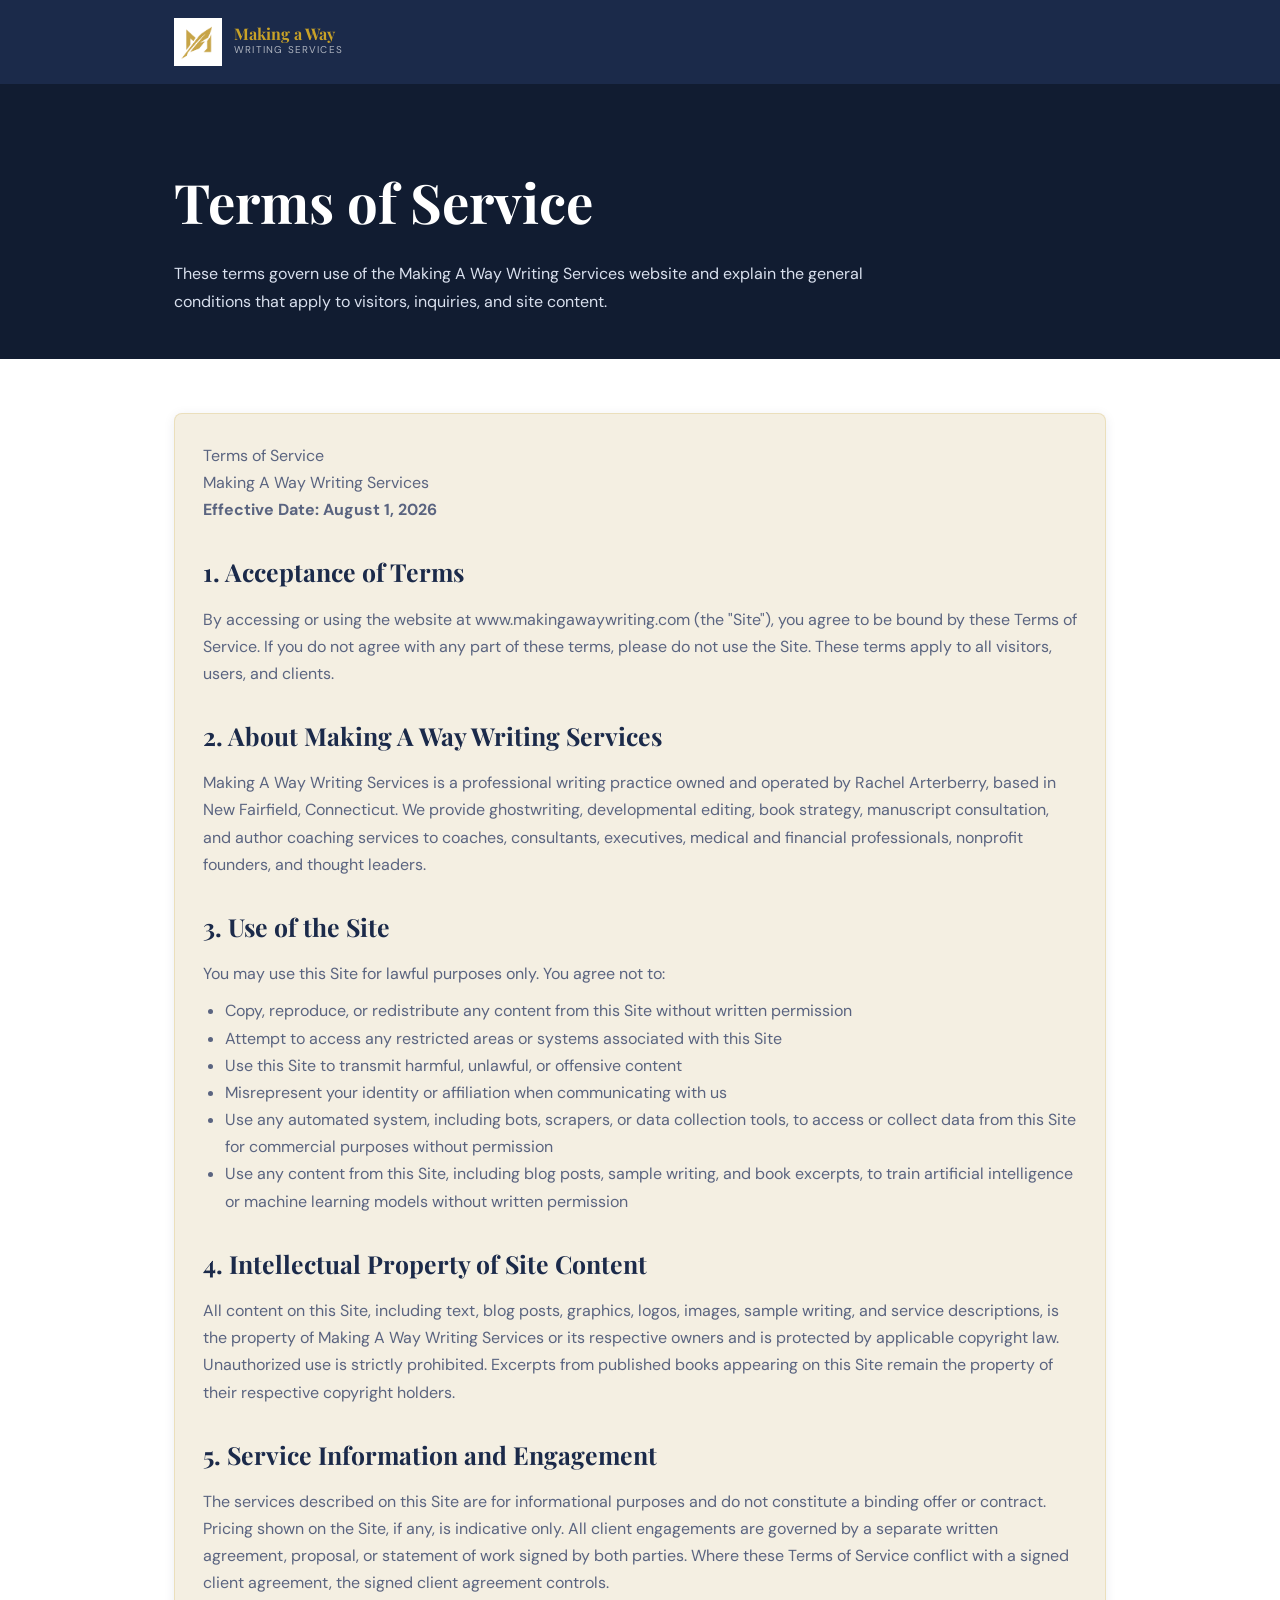
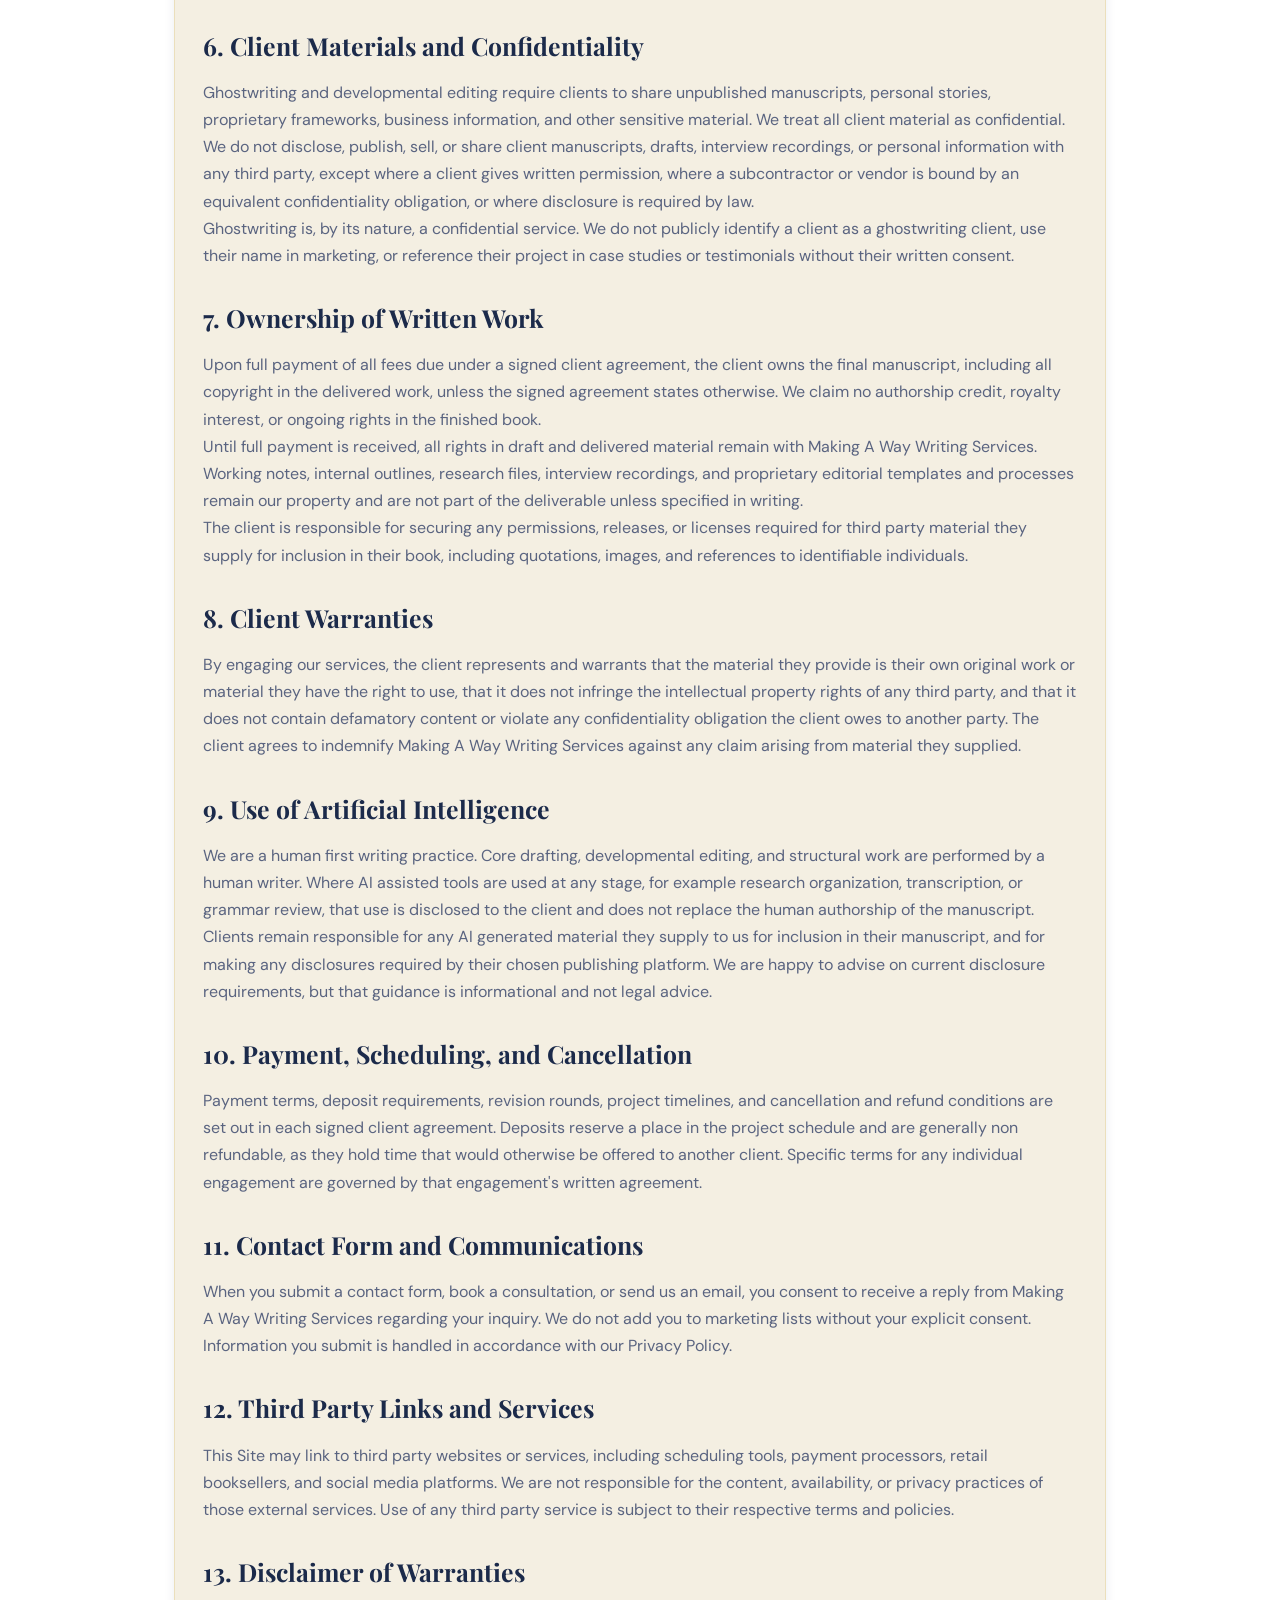
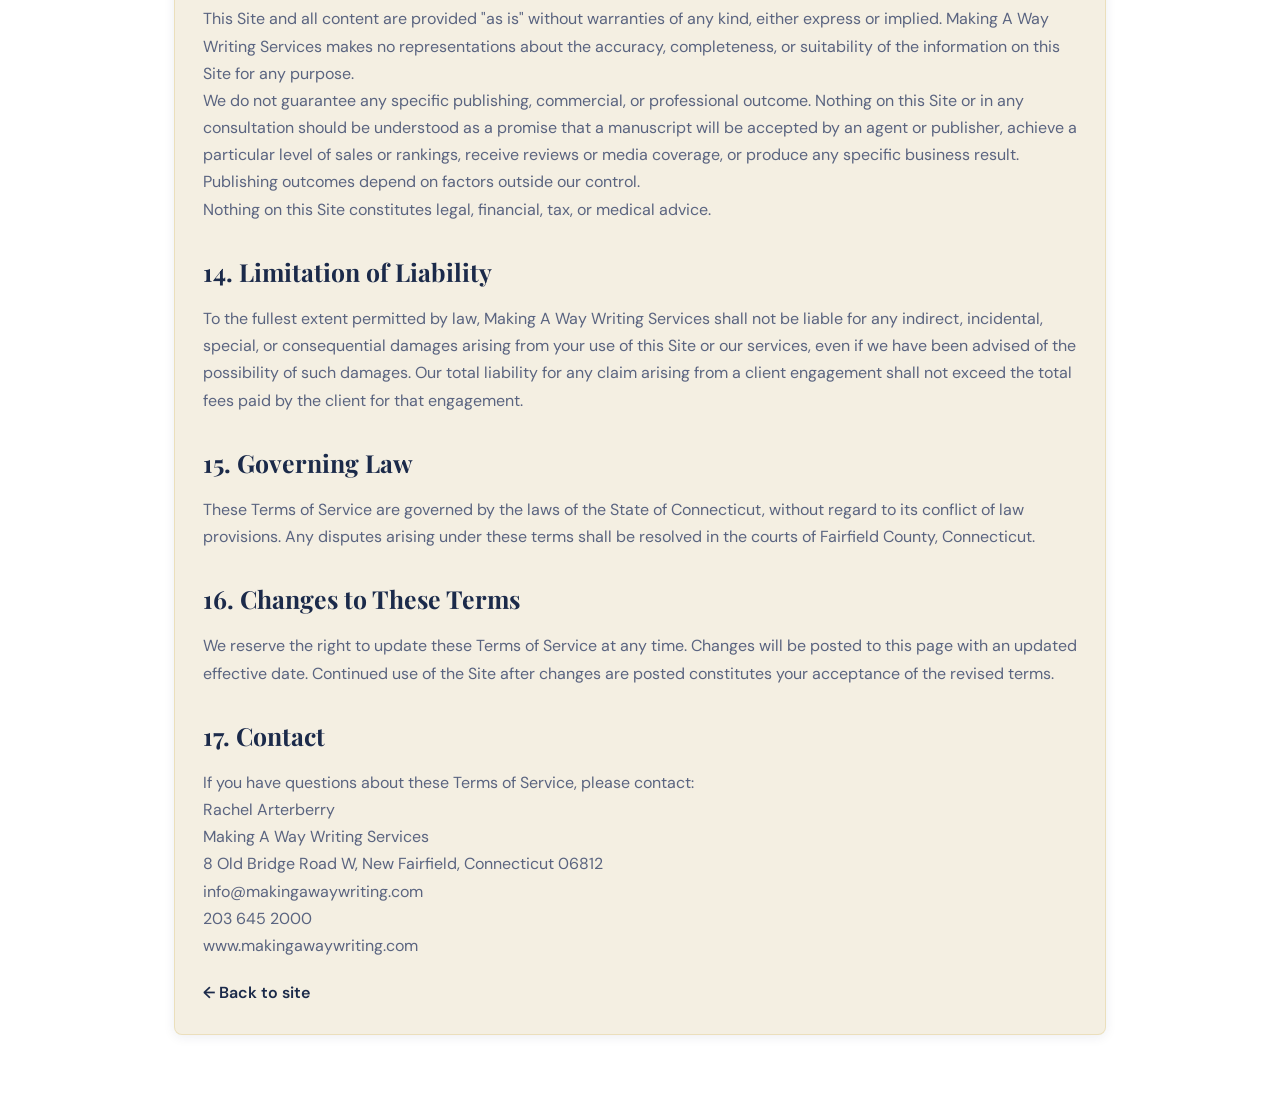
<file: terms.html>
<!DOCTYPE html>
<html lang="en">
<head>
<!-- Google tag (gtag.js) -->
<script async src="https://www.googletagmanager.com/gtag/js?id=G-Y5SX6KW7BW"></script>
<script>
  window.dataLayer = window.dataLayer || [];
  function gtag(){dataLayer.push(arguments);}
  gtag('js', new Date());

  gtag('config', 'G-Y5SX6KW7BW');
</script>
<meta charset="UTF-8">
<meta name="viewport" content="width=device-width, initial-scale=1.0">
<title>Terms of Service | Making A Way Writing Services</title>

<!-- Favicons -->
<link rel="apple-touch-icon" sizes="180x180" href="/apple-touch-icon.png">
<link rel="icon" type="image/png" sizes="32x32" href="/favicon-32x32.png">
<link rel="icon" type="image/png" sizes="16x16" href="/favicon-16x16.png">
<link rel="manifest" href="/site.webmanifest">
<link rel="shortcut icon" href="/favicon.ico">
  
<link rel="preconnect" href="https://fonts.googleapis.com">
<link href="https://fonts.googleapis.com/css2?family=Playfair+Display:ital,wght@0,400;0,600;0,700;1,400;1,600&family=DM+Sans:wght@300;400;500;600&display=swap" rel="stylesheet">
<style>
:root { --navy:#1B2A4A; --navy-dark:#111c31; --gold:#C9A227; --cream:#F4EFE2; --white:#FFFFFF; --text:#1a1a2e; --text-muted:#5a6480; --border:rgba(201,162,39,0.2); --font-display:'Playfair Display', Georgia, serif; --font-body:'DM Sans', sans-serif; --shadow-sm:0 2px 12px rgba(27,42,74,0.08); }
* { box-sizing:border-box; margin:0; padding:0; }
body { font-family:var(--font-body); color:var(--text); background:var(--white); line-height:1.7; }
.container { max-width:980px; margin:0 auto; padding:0 24px; }
.nav { background:var(--navy); padding:18px 0; }
.nav-row { display:flex; align-items:center; gap:12px; }
.nav-row img { width:48px; height:48px; object-fit:contain; display:block; background:transparent; }
.brand-main { font-family:var(--font-display); font-size:1rem; font-weight:700; color:var(--gold); line-height:1.1; }
.brand-sub { font-size:0.62rem; letter-spacing:0.12em; text-transform:uppercase; color:rgba(255,255,255,0.65); }
.hero { background:var(--navy-dark); padding:72px 0 44px; }
.hero h1 { color:#fff; font-family:var(--font-display); font-size:clamp(2rem,4.5vw,3.4rem); margin-bottom:12px; }
.hero p { color:#d9e0ee; max-width:760px; }
.content { padding:54px 0 80px; }
.content h2 { font-family:var(--font-display); font-size:1.55rem; color:var(--navy); margin:28px 0 12px; }
.content h3 { font-family:var(--font-display); font-size:1.1rem; color:var(--navy); margin:20px 0 10px; }
.content p, .content li { color:var(--text-muted); font-size:1rem; }
.content ul { padding-left:22px; margin:10px 0 18px; }
.card { background:var(--cream); border:1px solid var(--border); border-radius:8px; padding:28px; box-shadow:var(--shadow-sm); }
.back { display:inline-block; margin-top:20px; color:var(--navy); text-decoration:none; font-weight:600; }
</style>
</head>
<body>
  <div class="nav">
    <div class="container nav-row">
      <img src="images/icon-white-square.png" alt="Making A Way Writing Services logo">
      <div>
        <div class="brand-main">Making a Way</div>
        <div class="brand-sub">Writing Services</div>
      </div>
    </div>
  </div>
  <section class="hero">
    <div class="container">
      <h1>Terms of Service</h1>
      <p>These terms govern use of the Making A Way Writing Services website and explain the general conditions that apply to visitors, inquiries, and site content.</p>
    </div>
  </section>
  <section class="content">
    <div class="container">
      <div class="card">
      <p>Terms of Service</p>
      <p>Making A Way Writing Services</p>
      <p><strong>Effective Date: August 1, 2026</strong></p>
      <h2>1. Acceptance of Terms</h2>
      <p>By accessing or using the website at www.makingawaywriting.com (the &quot;Site&quot;), you agree to be bound by these Terms of Service. If you do not agree with any part of these terms, please do not use the Site. These terms apply to all visitors, users, and clients.</p>
      <h2>2. About Making A Way Writing Services</h2>
      <p>Making A Way Writing Services is a professional writing practice owned and operated by Rachel Arterberry, based in New Fairfield, Connecticut. We provide ghostwriting, developmental editing, book strategy, manuscript consultation, and author coaching services to coaches, consultants, executives, medical and financial professionals, nonprofit founders, and thought leaders.</p>
      <h2>3. Use of the Site</h2>
      <p>You may use this Site for lawful purposes only. You agree not to:</p>
      <ul>
        <li>Copy, reproduce, or redistribute any content from this Site without written permission</li>
        <li>Attempt to access any restricted areas or systems associated with this Site</li>
        <li>Use this Site to transmit harmful, unlawful, or offensive content</li>
        <li>Misrepresent your identity or affiliation when communicating with us</li>
        <li>Use any automated system, including bots, scrapers, or data collection tools, to access or collect data from this Site for commercial purposes without permission</li>
        <li>Use any content from this Site, including blog posts, sample writing, and book excerpts, to train artificial intelligence or machine learning models without written permission</li>
      </ul>
      <h2>4. Intellectual Property of Site Content</h2>
      <p>All content on this Site, including text, blog posts, graphics, logos, images, sample writing, and service descriptions, is the property of Making A Way Writing Services or its respective owners and is protected by applicable copyright law. Unauthorized use is strictly prohibited. Excerpts from published books appearing on this Site remain the property of their respective copyright holders.</p>
      <h2>5. Service Information and Engagement</h2>
      <p>The services described on this Site are for informational purposes and do not constitute a binding offer or contract. Pricing shown on the Site, if any, is indicative only. All client engagements are governed by a separate written agreement, proposal, or statement of work signed by both parties. Where these Terms of Service conflict with a signed client agreement, the signed client agreement controls.</p>
      <h2>6. Client Materials and Confidentiality</h2>
      <p>Ghostwriting and developmental editing require clients to share unpublished manuscripts, personal stories, proprietary frameworks, business information, and other sensitive material. We treat all client material as confidential.</p>
      <p>We do not disclose, publish, sell, or share client manuscripts, drafts, interview recordings, or personal information with any third party, except where a client gives written permission, where a subcontractor or vendor is bound by an equivalent confidentiality obligation, or where disclosure is required by law.</p>
      <p>Ghostwriting is, by its nature, a confidential service. We do not publicly identify a client as a ghostwriting client, use their name in marketing, or reference their project in case studies or testimonials without their written consent.</p>
      <h2>7. Ownership of Written Work</h2>
      <p>Upon full payment of all fees due under a signed client agreement, the client owns the final manuscript, including all copyright in the delivered work, unless the signed agreement states otherwise. We claim no authorship credit, royalty interest, or ongoing rights in the finished book.</p>
      <p>Until full payment is received, all rights in draft and delivered material remain with Making A Way Writing Services. Working notes, internal outlines, research files, interview recordings, and proprietary editorial templates and processes remain our property and are not part of the deliverable unless specified in writing.</p>
      <p>The client is responsible for securing any permissions, releases, or licenses required for third party material they supply for inclusion in their book, including quotations, images, and references to identifiable individuals.</p>
      <h2>8. Client Warranties</h2>
      <p>By engaging our services, the client represents and warrants that the material they provide is their own original work or material they have the right to use, that it does not infringe the intellectual property rights of any third party, and that it does not contain defamatory content or violate any confidentiality obligation the client owes to another party. The client agrees to indemnify Making A Way Writing Services against any claim arising from material they supplied.</p>
      <h2>9. Use of Artificial Intelligence</h2>
      <p>We are a human first writing practice. Core drafting, developmental editing, and structural work are performed by a human writer. Where AI assisted tools are used at any stage, for example research organization, transcription, or grammar review, that use is disclosed to the client and does not replace the human authorship of the manuscript.</p>
      <p>Clients remain responsible for any AI generated material they supply to us for inclusion in their manuscript, and for making any disclosures required by their chosen publishing platform. We are happy to advise on current disclosure requirements, but that guidance is informational and not legal advice.</p>
      <h2>10. Payment, Scheduling, and Cancellation</h2>
      <p>Payment terms, deposit requirements, revision rounds, project timelines, and cancellation and refund conditions are set out in each signed client agreement. Deposits reserve a place in the project schedule and are generally non refundable, as they hold time that would otherwise be offered to another client. Specific terms for any individual engagement are governed by that engagement&#x27;s written agreement.</p>
      <h2>11. Contact Form and Communications</h2>
      <p>When you submit a contact form, book a consultation, or send us an email, you consent to receive a reply from Making A Way Writing Services regarding your inquiry. We do not add you to marketing lists without your explicit consent. Information you submit is handled in accordance with our Privacy Policy.</p>
      <h2>12. Third Party Links and Services</h2>
      <p>This Site may link to third party websites or services, including scheduling tools, payment processors, retail booksellers, and social media platforms. We are not responsible for the content, availability, or privacy practices of those external services. Use of any third party service is subject to their respective terms and policies.</p>
      <h2>13. Disclaimer of Warranties</h2>
      <p>This Site and all content are provided &quot;as is&quot; without warranties of any kind, either express or implied. Making A Way Writing Services makes no representations about the accuracy, completeness, or suitability of the information on this Site for any purpose.</p>
      <p>We do not guarantee any specific publishing, commercial, or professional outcome. Nothing on this Site or in any consultation should be understood as a promise that a manuscript will be accepted by an agent or publisher, achieve a particular level of sales or rankings, receive reviews or media coverage, or produce any specific business result. Publishing outcomes depend on factors outside our control.</p>
      <p>Nothing on this Site constitutes legal, financial, tax, or medical advice.</p>
      <h2>14. Limitation of Liability</h2>
      <p>To the fullest extent permitted by law, Making A Way Writing Services shall not be liable for any indirect, incidental, special, or consequential damages arising from your use of this Site or our services, even if we have been advised of the possibility of such damages. Our total liability for any claim arising from a client engagement shall not exceed the total fees paid by the client for that engagement.</p>
      <h2>15. Governing Law</h2>
      <p>These Terms of Service are governed by the laws of the State of Connecticut, without regard to its conflict of law provisions. Any disputes arising under these terms shall be resolved in the courts of Fairfield County, Connecticut.</p>
      <h2>16. Changes to These Terms</h2>
      <p>We reserve the right to update these Terms of Service at any time. Changes will be posted to this page with an updated effective date. Continued use of the Site after changes are posted constitutes your acceptance of the revised terms.</p>
      <h2>17. Contact</h2>
      <p>If you have questions about these Terms of Service, please contact:</p>
      <p>Rachel Arterberry</p>
      <p>Making A Way Writing Services</p>
      <p>8 Old Bridge Road W, New Fairfield, Connecticut 06812</p>
      <p>info@makingawaywriting.com</p>
      <p>203 645 2000</p>
      <p>www.makingawaywriting.com</p>
        <a class="back" href="index.html">← Back to site</a>
      </div>
    </div>
  </section>
</body>
</html>
</file>
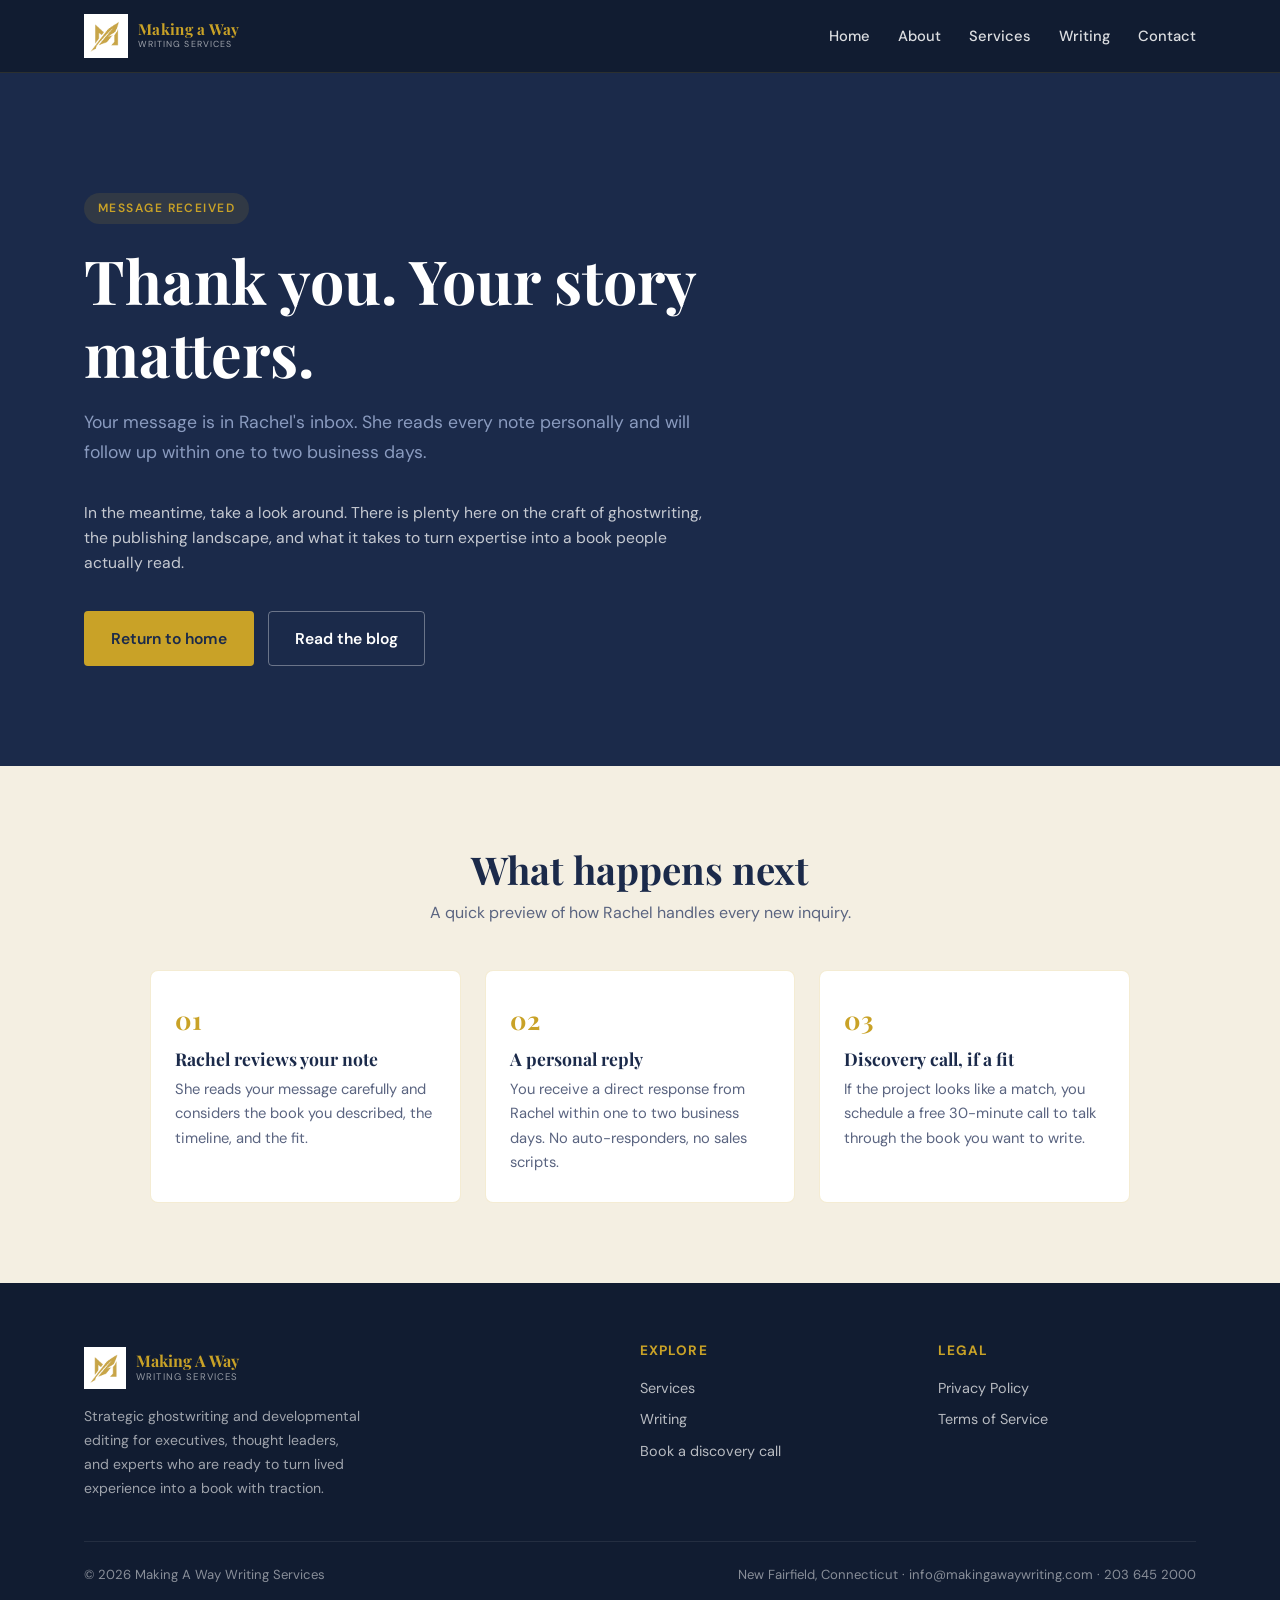
<file: thank-you.html>
<!DOCTYPE html>
<html lang="en">
<head>
<!-- Google tag (gtag.js) -->
<script async src="https://www.googletagmanager.com/gtag/js?id=G-Y5SX6KW7BW"></script>
<script>
  window.dataLayer = window.dataLayer || [];
  function gtag(){dataLayer.push(arguments);}
  gtag('js', new Date());

  gtag('config', 'G-Y5SX6KW7BW');
</script>
<meta charset="UTF-8">
<meta name="viewport" content="width=device-width, initial-scale=1.0">
<title>Thank You | Making A Way Writing Services</title>
<meta name="description" content="Thank you for reaching out to Making A Way Writing Services. Rachel Arterberry will follow up shortly.">

<!-- Favicons -->
<link rel="apple-touch-icon" sizes="180x180" href="/apple-touch-icon.png">
<link rel="icon" type="image/png" sizes="32x32" href="/favicon-32x32.png">
<link rel="icon" type="image/png" sizes="16x16" href="/favicon-16x16.png">
<link rel="manifest" href="/site.webmanifest">
<link rel="shortcut icon" href="/favicon.ico">
  
<link rel="preconnect" href="https://fonts.googleapis.com">
<link href="https://fonts.googleapis.com/css2?family=Playfair+Display:ital,wght@0,400;0,600;0,700;1,400;1,600&family=DM+Sans:wght@300;400;500;600&display=swap" rel="stylesheet">
<style>
:root {
  --navy: #1B2A4A;
  --navy-dark: #111c31;
  --navy-mid: #243459;
  --gold: #C9A227;
  --gold-light: #E8C55A;
  --cream: #F4EFE2;
  --white: #FFFFFF;
  --text: #1a1a2e;
  --text-muted: #5a6480;
  --text-light: #8A9BBF;
  --border: rgba(201,162,39,0.2);
  --font-display: 'Playfair Display', Georgia, serif;
  --font-body: 'DM Sans', sans-serif;
  --transition: 0.3s cubic-bezier(0.4,0,0.2,1);
  --shadow-md: 0 8px 32px rgba(27,42,74,0.12);
}
*, *::before, *::after { box-sizing: border-box; margin: 0; padding: 0; }
html { scroll-behavior: smooth; }
body {
  font-family: var(--font-body);
  color: var(--text);
  background: var(--white);
  line-height: 1.6;
}
h1, h2, h3, h4 { font-family: var(--font-display); line-height: 1.2; }
h1 { font-size: clamp(2.2rem, 5vw, 3.8rem); color: var(--white); }
.container { max-width: 1160px; margin: 0 auto; padding: 0 24px; }

/* NAV */
.nav { background: var(--navy-dark); padding: 0; border-bottom: 1px solid rgba(201,162,39,0.15); }
.nav-inner {
  display: flex; align-items: center; justify-content: space-between;
  padding: 0 24px; max-width: 1160px; margin: 0 auto; height: 72px;
}
.nav-logo { display: flex; align-items: center; gap: 10px; text-decoration: none; }
.nav-logo img { width: 44px; height: 44px; object-fit: contain; background: transparent; display: block; }
.nav-logo-main {
  font-family: var(--font-display); font-size: 0.95rem; font-weight: 700;
  color: var(--gold); line-height: 1.1; letter-spacing: 0.02em;
}
.nav-logo-sub {
  font-size: 0.55rem; color: rgba(255,255,255,0.6);
  letter-spacing: 0.12em; text-transform: uppercase;
}
.nav-links { display: flex; gap: 28px; list-style: none; }
.nav-links a {
  color: rgba(255,255,255,0.85); text-decoration: none;
  font-size: 0.92rem; font-weight: 500; transition: color var(--transition);
}
.nav-links a:hover { color: var(--gold); }

/* HERO */
.thanks-hero {
  background: var(--navy);
  padding: 120px 0 100px;
}
.thanks-eyebrow {
  display: inline-block;
  font-size: 0.75rem; font-weight: 600;
  letter-spacing: 0.12em; text-transform: uppercase;
  color: var(--gold); background: rgba(201,162,39,0.12);
  padding: 6px 14px; border-radius: 20px; margin-bottom: 20px;
}
.thanks-hero h1 { margin-bottom: 18px; max-width: 820px; }
.thanks-hero p.lead {
  color: var(--text-light);
  font-size: 1.1rem; max-width: 620px; margin-bottom: 32px;
  line-height: 1.7;
}
.thanks-hero p.detail {
  color: rgba(255,255,255,0.75);
  font-size: 0.98rem; max-width: 620px; margin-bottom: 36px;
}
.btn {
  display: inline-flex; align-items: center; justify-content: center;
  padding: 14px 26px; font-size: 0.98rem; font-weight: 600;
  border-radius: 4px; text-decoration: none;
  transition: var(--transition); font-family: var(--font-body);
  cursor: pointer; border: 1.5px solid transparent;
}
.btn-gold { background: var(--gold); color: var(--navy); }
.btn-gold:hover { background: var(--gold-light); transform: translateY(-2px); box-shadow: var(--shadow-md); }
.btn-outline { background: transparent; color: var(--white); border-color: rgba(255,255,255,0.35); }
.btn-outline:hover { border-color: var(--gold); color: var(--gold); }
.hero-actions { display: flex; gap: 14px; flex-wrap: wrap; }

/* NEXT STEPS CARD */
.next-steps {
  background: var(--cream);
  padding: 80px 0;
}
.next-steps h2 {
  color: var(--navy); text-align: center; margin-bottom: 8px;
  font-size: clamp(1.7rem, 3vw, 2.4rem);
}
.next-steps .sub {
  text-align: center; color: var(--text-muted);
  max-width: 620px; margin: 0 auto 44px;
}
.next-grid {
  display: grid; grid-template-columns: repeat(3, 1fr); gap: 24px;
  max-width: 980px; margin: 0 auto;
}
.next-card {
  background: var(--white); border-radius: 8px; padding: 28px 24px;
  border: 1px solid var(--border);
}
.next-card .num {
  font-family: var(--font-display); font-size: 1.6rem;
  color: var(--gold); font-weight: 700; margin-bottom: 8px;
}
.next-card h3 { color: var(--navy); font-size: 1.1rem; margin-bottom: 8px; }
.next-card p { color: var(--text-muted); font-size: 0.92rem; line-height: 1.65; }

/* FOOTER */
footer { background: var(--navy-dark); padding: 60px 0 30px; color: rgba(255,255,255,0.7); }
.footer-grid { display: grid; grid-template-columns: 2fr 1fr 1fr; gap: 40px; margin-bottom: 40px; }
.footer-brand { display: flex; align-items: center; gap: 10px; margin-bottom: 12px; text-decoration: none; }
.footer-brand img { width: 42px; height: 42px; object-fit: contain; background: transparent; display: block; }
.footer-brand-main { font-family: var(--font-display); font-size: 1rem; font-weight: 700; color: var(--gold); line-height: 1.1; }
.footer-brand-sub { font-size: 0.6rem; letter-spacing: 0.12em; text-transform: uppercase; color: rgba(255,255,255,0.55); }
.footer-desc { color: rgba(255,255,255,0.6); font-size: 0.88rem; line-height: 1.7; max-width: 280px; }
footer h4 { color: var(--gold); font-family: var(--font-body); font-size: 0.85rem; letter-spacing: 0.08em; text-transform: uppercase; margin-bottom: 14px; }
footer a { color: rgba(255,255,255,0.7); text-decoration: none; display: block; font-size: 0.9rem; padding: 4px 0; transition: color var(--transition); }
footer a:hover { color: var(--gold); }
.footer-bottom {
  border-top: 1px solid rgba(255,255,255,0.08);
  padding-top: 22px; display: flex; justify-content: space-between;
  flex-wrap: wrap; gap: 16px; font-size: 0.82rem; color: rgba(255,255,255,0.5);
}

@media (max-width: 900px) {
  .nav-links { display: none; }
  .next-grid { grid-template-columns: 1fr; }
  .footer-grid { grid-template-columns: 1fr 1fr; }
}
@media (max-width: 560px) {
  .footer-grid { grid-template-columns: 1fr; }
  .thanks-hero { padding: 90px 0 70px; }
}
</style>
</head>
<body>

<nav class="nav">
  <div class="nav-inner">
    <a class="nav-logo" href="index.html">
      <img src="images/icon-white-square.png" alt="Making A Way Writing Services logo">
      <div>
        <div class="nav-logo-main">Making a Way</div>
        <div class="nav-logo-sub">Writing Services</div>
      </div>
    </a>
    <ul class="nav-links">
      <li><a href="index.html">Home</a></li>
      <li><a href="index.html#page-about">About</a></li>
      <li><a href="index.html#page-services">Services</a></li>
      <li><a href="index.html#page-writing">Writing</a></li>
      <li><a href="index.html#page-contact">Contact</a></li>
    </ul>
  </div>
</nav>

<section class="thanks-hero">
  <div class="container">
    <span class="thanks-eyebrow">Message received</span>
    <h1>Thank you. Your story matters.</h1>
    <p class="lead">Your message is in Rachel's inbox. She reads every note personally and will follow up within one to two business days.</p>
    <p class="detail">In the meantime, take a look around. There is plenty here on the craft of ghostwriting, the publishing landscape, and what it takes to turn expertise into a book people actually read.</p>
    <div class="hero-actions">
      <a href="index.html" class="btn btn-gold">Return to home</a>
      <a href="index.html#page-writing" class="btn btn-outline">Read the blog</a>
    </div>
  </div>
</section>

<section class="next-steps">
  <div class="container">
    <h2>What happens next</h2>
    <p class="sub">A quick preview of how Rachel handles every new inquiry.</p>
    <div class="next-grid">
      <div class="next-card">
        <div class="num">01</div>
        <h3>Rachel reviews your note</h3>
        <p>She reads your message carefully and considers the book you described, the timeline, and the fit.</p>
      </div>
      <div class="next-card">
        <div class="num">02</div>
        <h3>A personal reply</h3>
        <p>You receive a direct response from Rachel within one to two business days. No auto-responders, no sales scripts.</p>
      </div>
      <div class="next-card">
        <div class="num">03</div>
        <h3>Discovery call, if a fit</h3>
        <p>If the project looks like a match, you schedule a free 30-minute call to talk through the book you want to write.</p>
      </div>
    </div>
  </div>
</section>

<footer>
  <div class="container">
    <div class="footer-grid">
      <div>
        <a class="footer-brand" href="index.html">
          <img src="images/icon-white-square.png" alt="Making A Way Writing Services logo">
          <div>
            <div class="footer-brand-main">Making A Way</div>
            <div class="footer-brand-sub">Writing Services</div>
          </div>
        </a>
        <p class="footer-desc">Strategic ghostwriting and developmental editing for executives, thought leaders, and experts who are ready to turn lived experience into a book with traction.</p>
      </div>
      <div>
        <h4>Explore</h4>
        <a href="index.html#page-services">Services</a>
        <a href="index.html#page-writing">Writing</a>
        <a href="index.html#page-contact">Book a discovery call</a>
      </div>
      <div>
        <h4>Legal</h4>
        <a href="privacy.html">Privacy Policy</a>
        <a href="terms.html">Terms of Service</a>
      </div>
    </div>
    <div class="footer-bottom">
      <div>© 2026 Making A Way Writing Services</div>
      <div>New Fairfield, Connecticut · info@makingawaywriting.com · 203 645 2000</div>
    </div>
  </div>
</footer>

</body>
</html>
</file>
